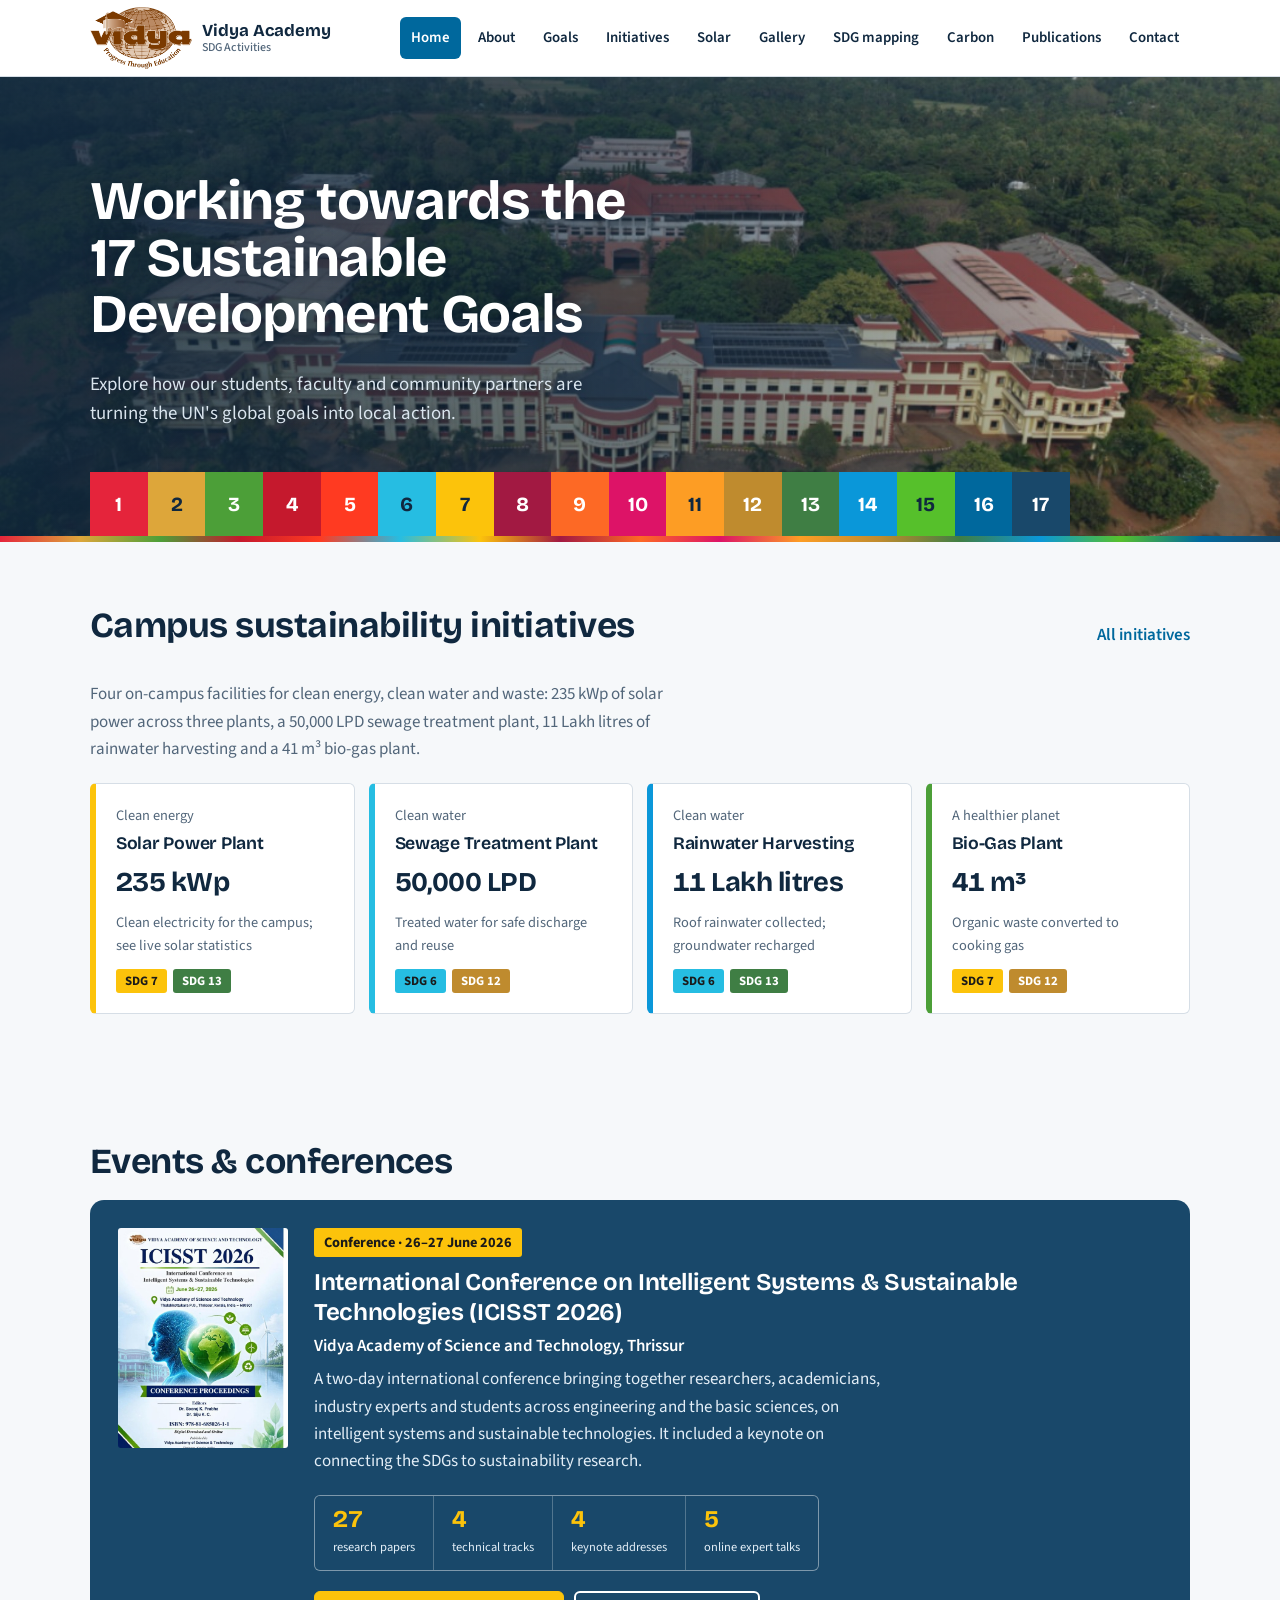
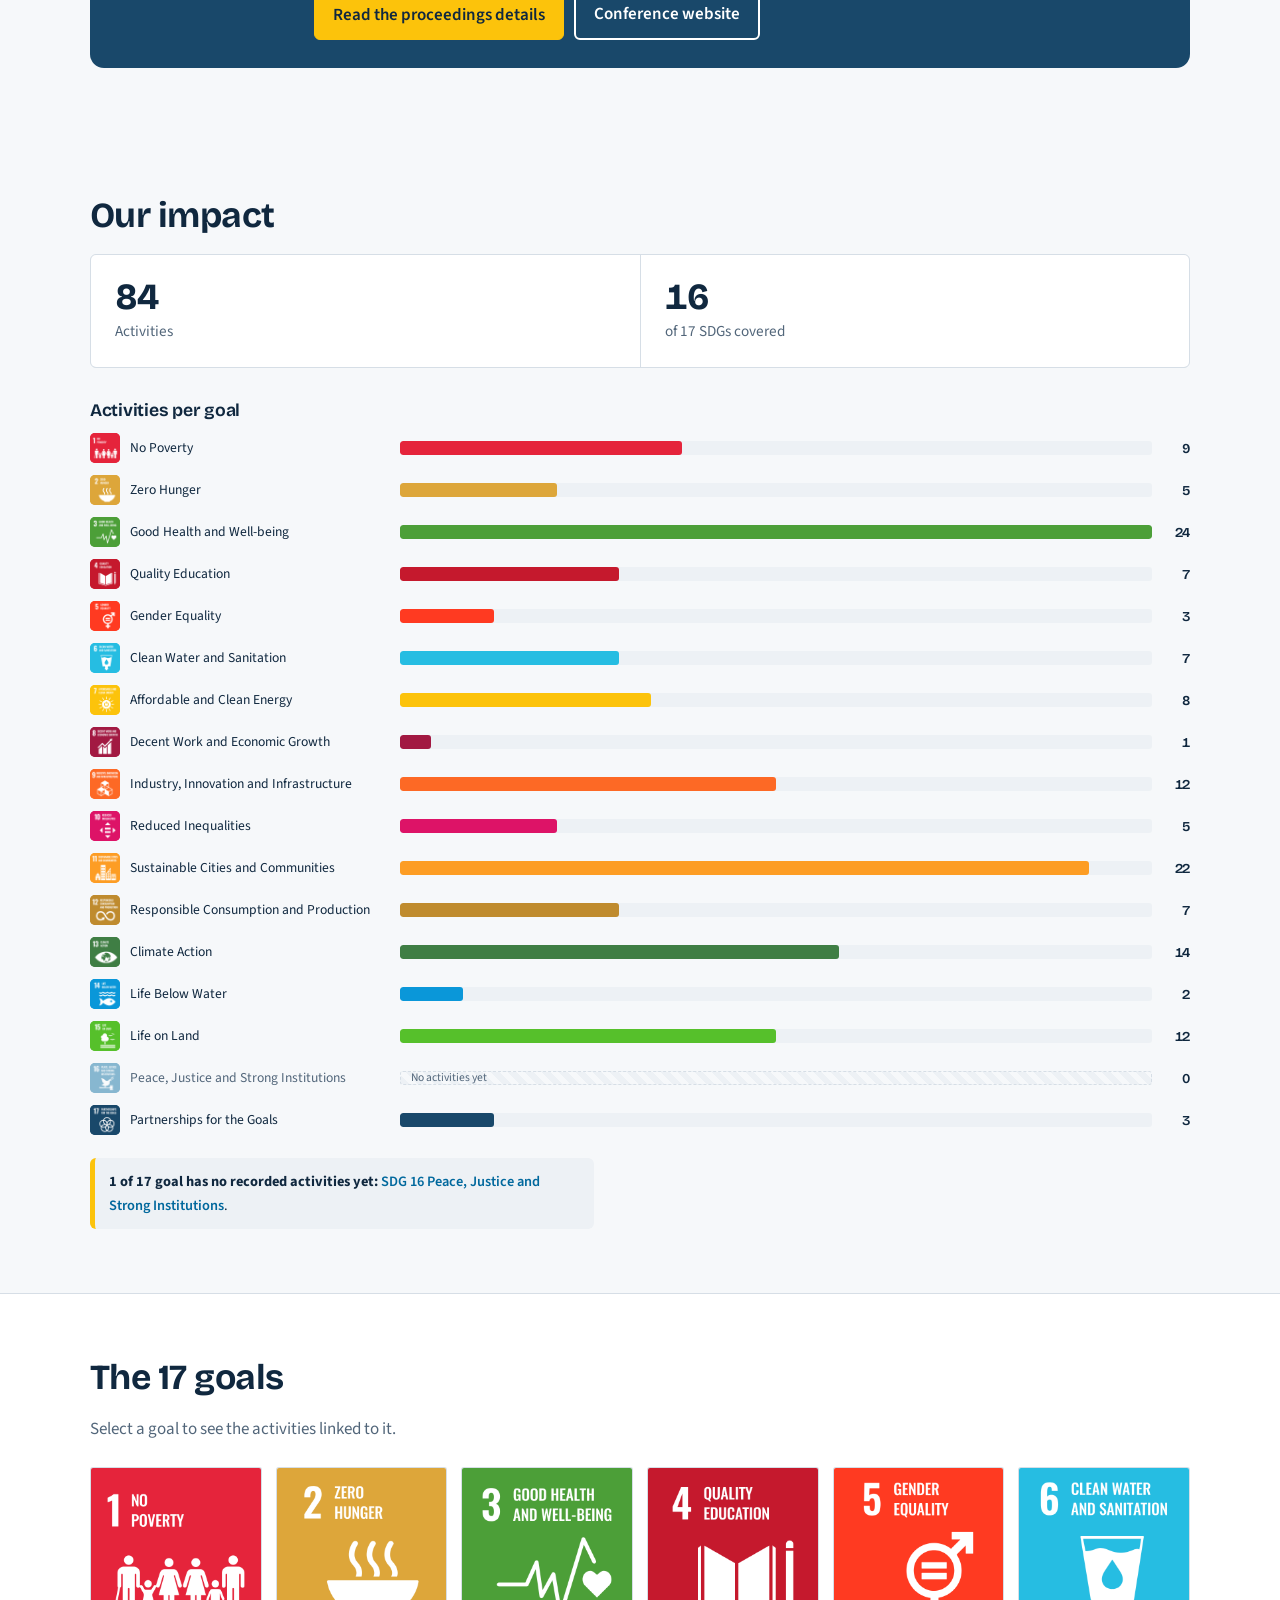
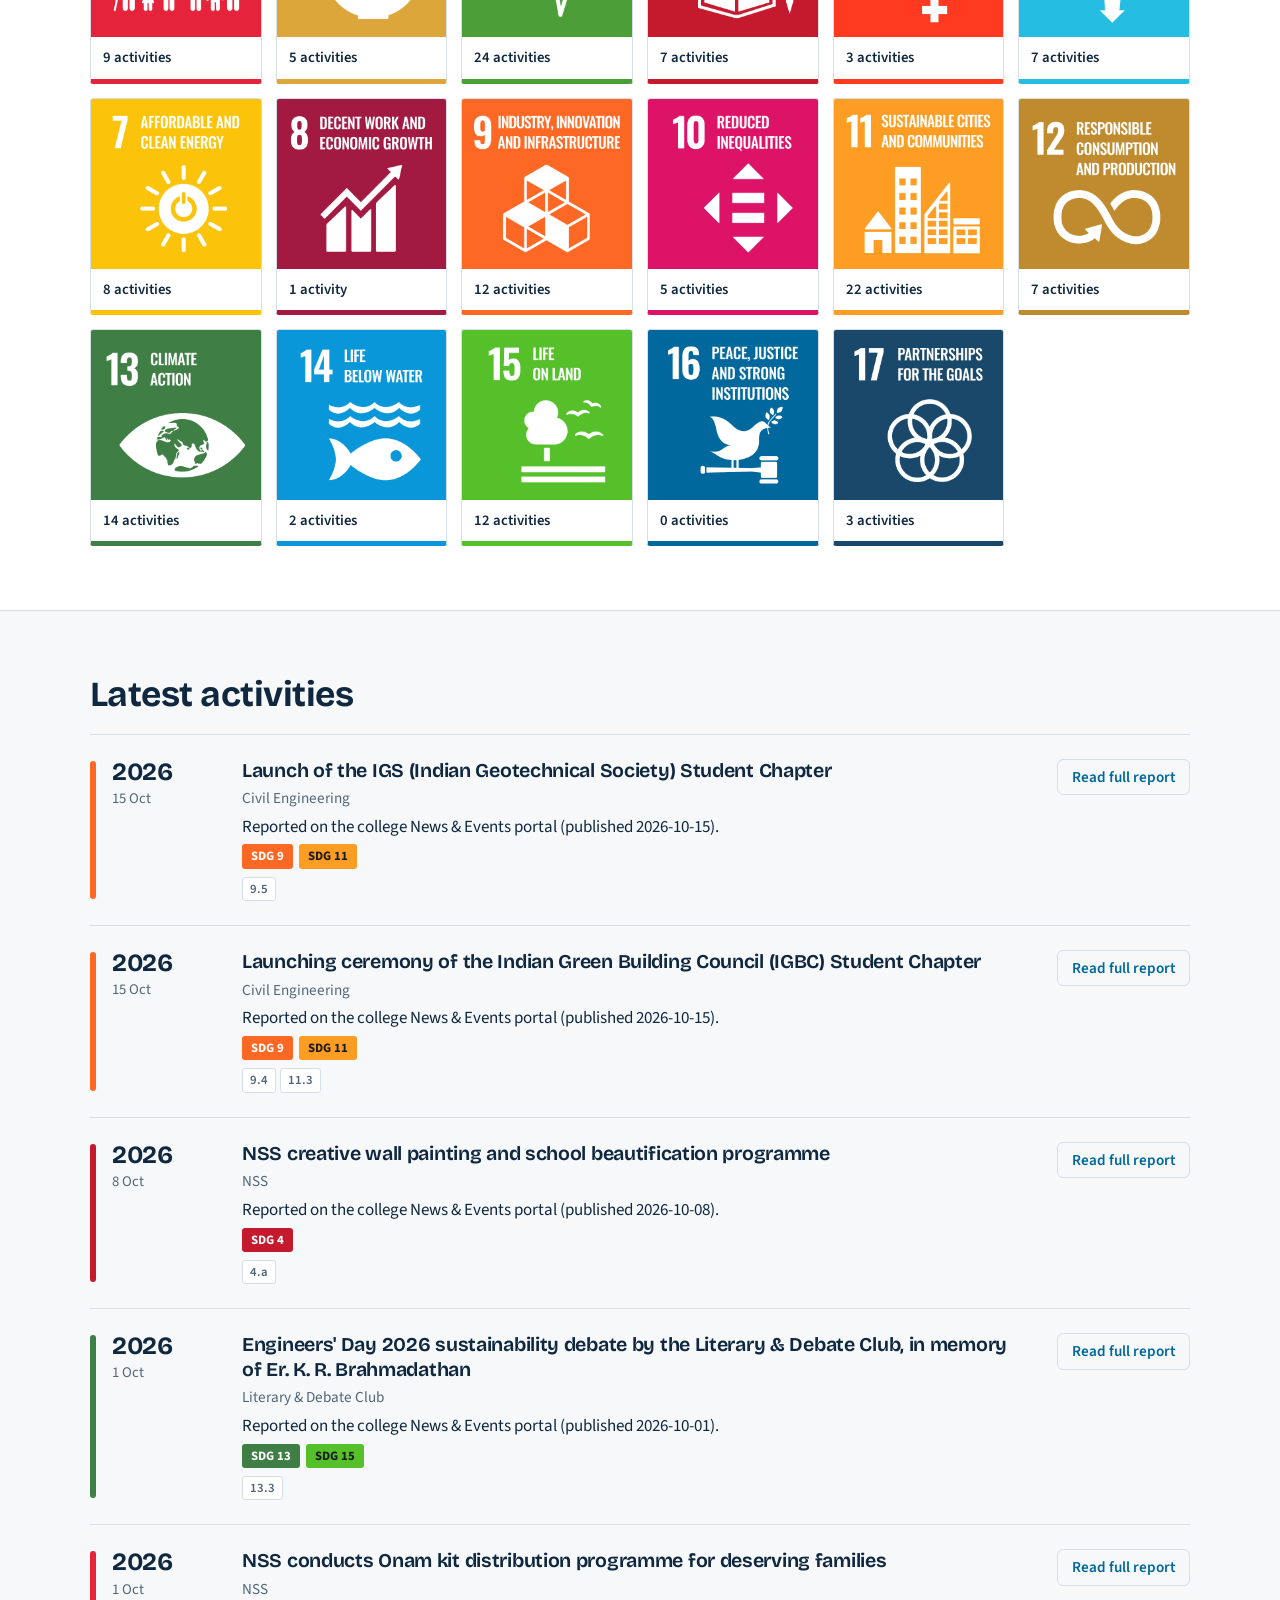
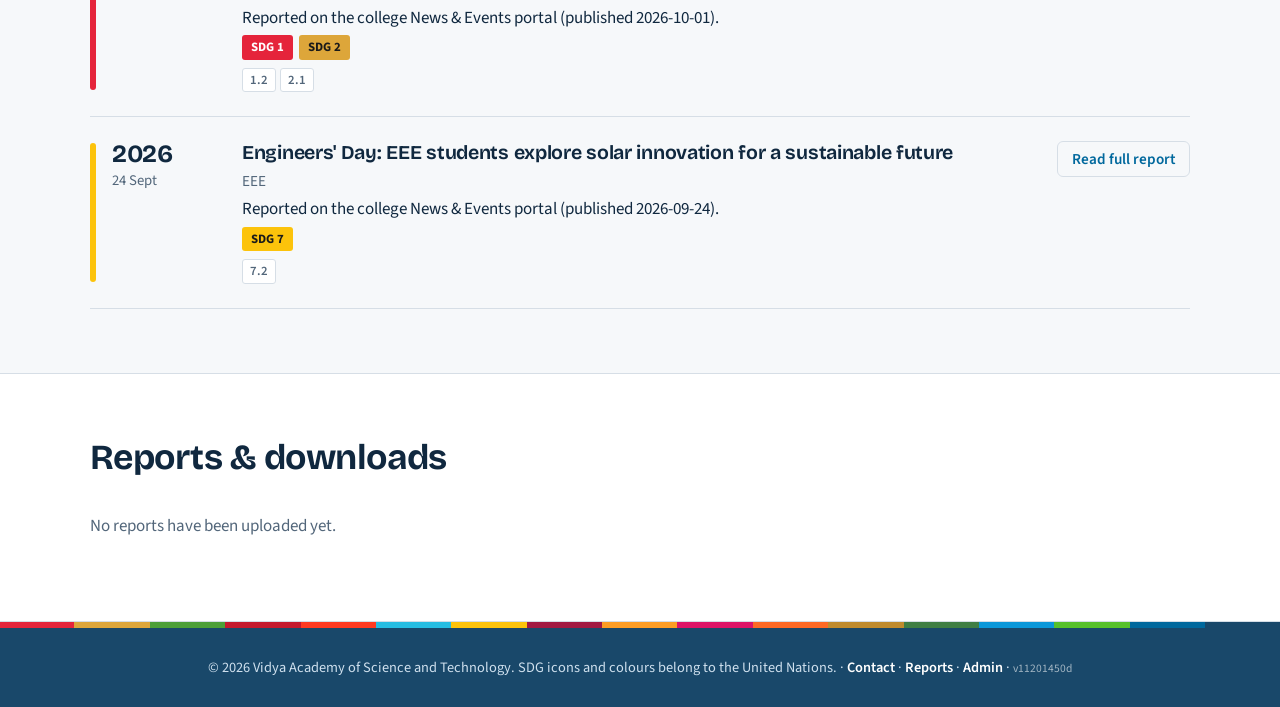
<file: index.html>
<!doctype html>
<html lang="en">
<head>
<meta charset="utf-8">
<meta name="viewport" content="width=device-width, initial-scale=1">
<title>SDG Activities | Vidya Academy of Science and Technology</title>
<meta name="description" content="Sustainable Development Goals activities and impact at Vidya Academy of Science and Technology.">
<link rel="stylesheet" href="style.css?v=11201450d">
<link rel="stylesheet" href="polish.css?v=11201450d">
</head>
<body data-page="home">

<header class="site-header" id="header"></header>

<main>
  <section class="hero">
    <div class="container">
      <h1>Working towards the 17 Sustainable Development Goals</h1>
      <p class="lead">Explore how our students, faculty and community partners are turning the UN's global goals into local action.</p>
      <ol id="sdg-strip" class="sdg-strip" aria-label="The 17 Sustainable Development Goals"></ol>
    </div>
    <div class="rainbow" aria-hidden="true"></div>
  </section>

  <p id="error" class="container error" hidden>Could not load activity data. Open this site through a web server (see README), not by double-clicking the file.</p>

  <section id="initiatives" class="container section">
    <div class="toolbar"><h2>Campus sustainability initiatives</h2><a class="more" href="initiatives.html">All initiatives</a></div>
    <p class="muted">Four on-campus facilities for clean energy, clean water and waste: 235 kWp of solar power across three plants, a 50,000 LPD sewage treatment plant, 11 Lakh litres of rainwater harvesting and a 41 m³ bio-gas plant.</p>
    <div id="home-initiatives" class="init-grid"></div>
  </section>

  <section id="events" class="container section" hidden>
    <div class="toolbar"><h2>Events &amp; conferences</h2></div>
    <div id="events-strip" class="events-strip"></div>
  </section>

  <section id="impact" class="container section">
    <h2>Our impact</h2>
    <div class="stats">
      <div><strong data-stat="activities">0</strong><span>Activities</span></div>
      <div><strong data-stat="beneficiaries">0</strong><span>Beneficiaries</span></div>
      <div><strong data-stat="hours">0</strong><span>Volunteer hours</span></div>
      <div><strong data-stat="covered">0</strong><span>of 17 SDGs covered</span></div>
    </div>
    <h3 class="sub">Activities per goal</h3>
    <div id="bars" class="bars"></div>
  </section>

  <section id="goals" class="alt">
    <div class="container section">
      <h2>The 17 goals</h2>
      <p class="muted">Select a goal to see the activities linked to it.</p>
      <div id="goals-grid" class="goals"></div>
    </div>
  </section>

  <section id="latest-wrap" class="container section">
    <h2 id="latest-title">Latest activities</h2>
    <div id="latest" class="activities"></div>
  </section>

  <section id="reports" class="alt">
    <div class="container section">
      <h2>Reports &amp; downloads</h2>
      <div id="reports-list" class="reports"></div>
    </div>
  </section>
</main>

<footer id="footer"></footer>

<dialog id="modal">
  <button id="modal-close" class="close" aria-label="Close">×</button>
  <div id="modal-body"></div>
</dialog>

<script type="module" src="app.js"></script>
</body>
</html>
</file>
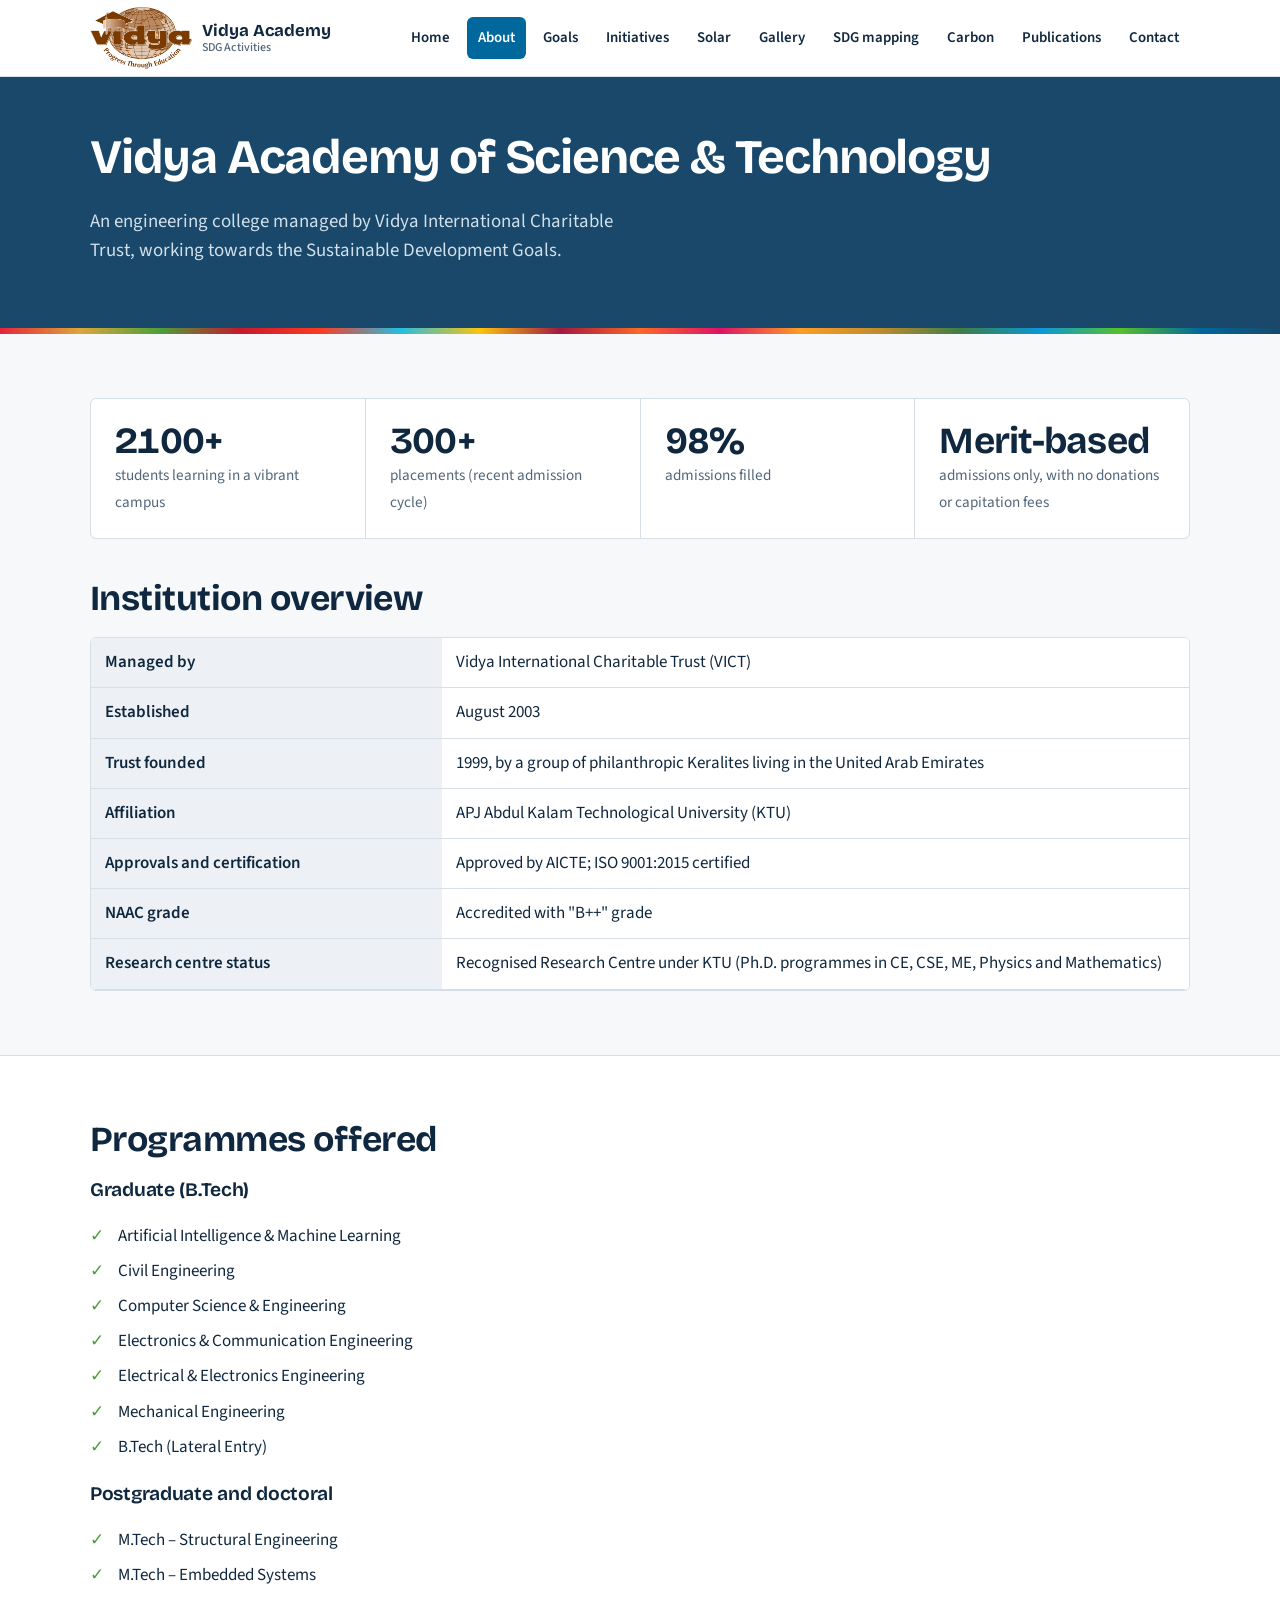
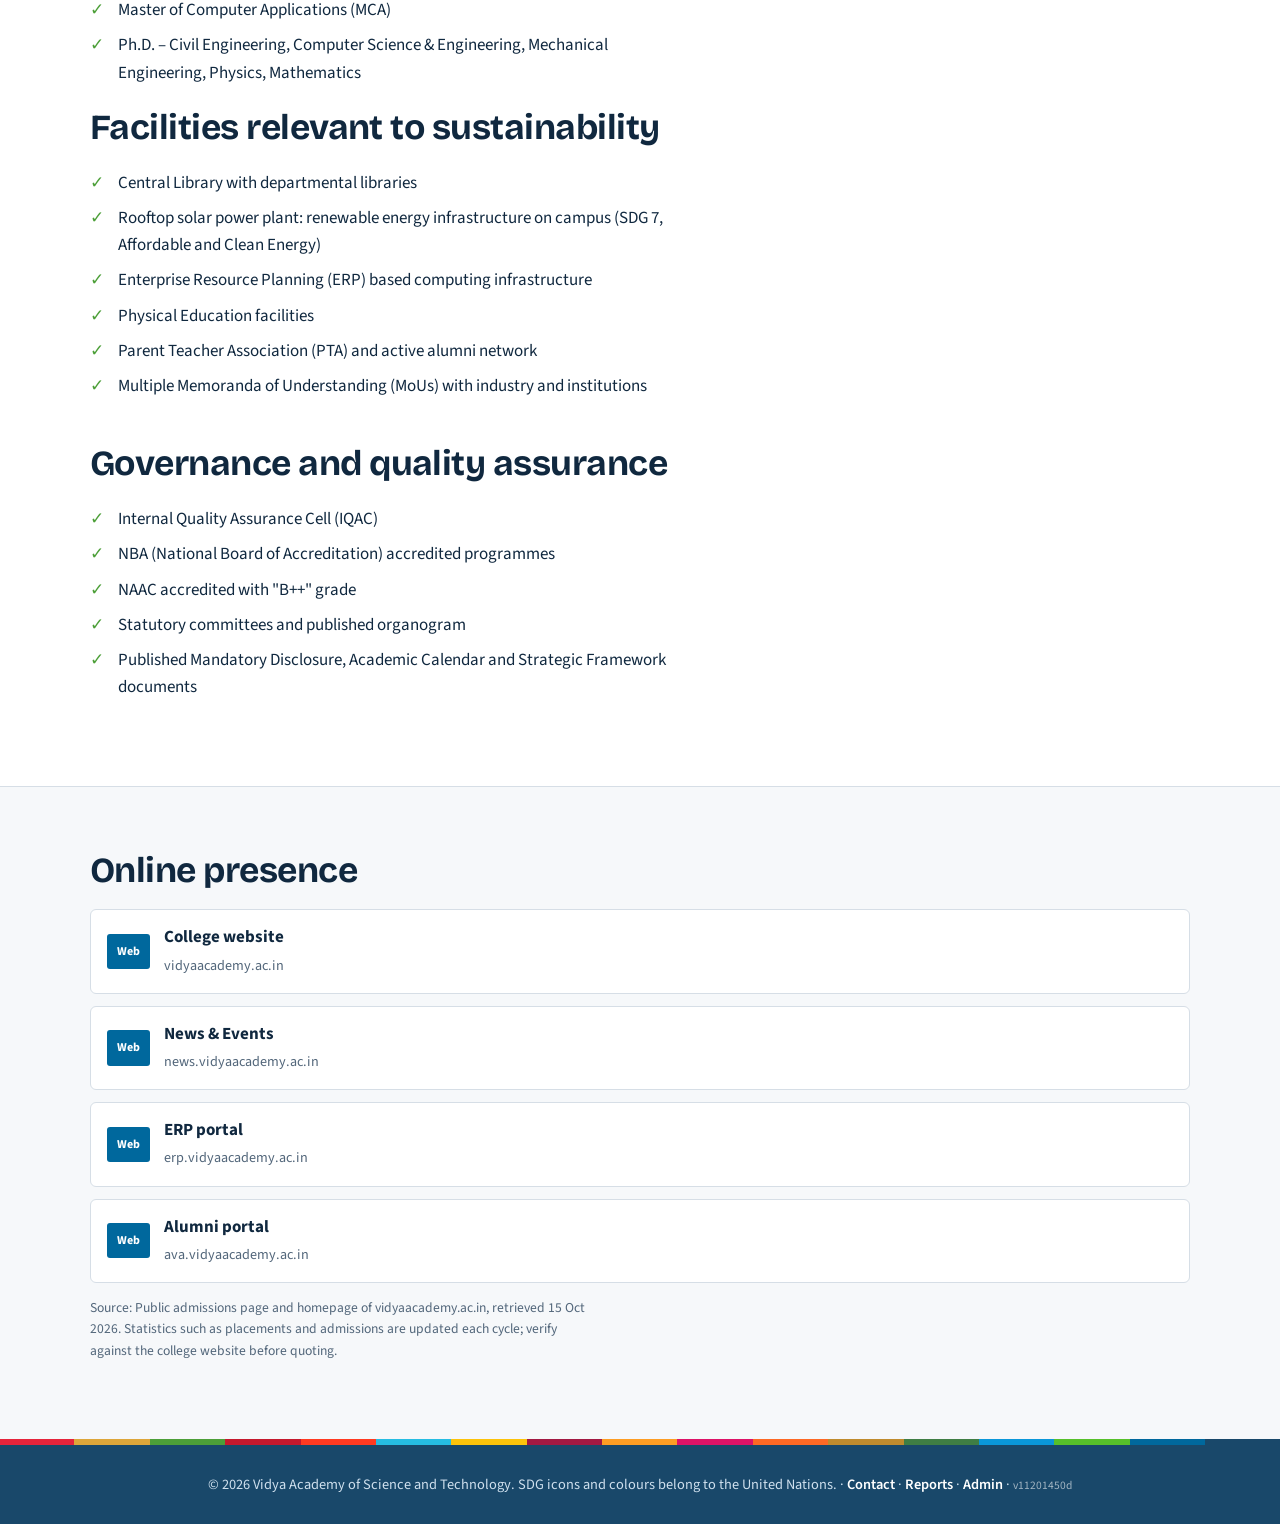
<file: about.html>
<!doctype html>
<html lang="en">
<head>
<meta charset="utf-8">
<meta name="viewport" content="width=device-width, initial-scale=1">
<title>About VAST | Vidya Academy of Science and Technology</title>
<link rel="stylesheet" href="style.css?v=11201450d">
<link rel="stylesheet" href="polish.css?v=11201450d">
</head>
<body data-page="about">
<header class="site-header" id="header"></header>
<main>
  <section class="page-hero">
    <div class="container">
      <h1>Vidya Academy of Science &amp; Technology</h1>
      <p class="lead">An engineering college managed by Vidya International Charitable Trust, working towards the Sustainable Development Goals.</p>
    </div>
    <div class="rainbow" aria-hidden="true"></div>
  </section>
  <p id="error" class="container error" hidden>Could not load data. Open the site through a web server (see README).</p>
  <section class="container section">
    <div class="stats" id="stats"></div>
    <h2 class="gap-top">Institution overview</h2>
    <div class="table-wrap"><table id="overview" class="kv"></table></div>
  </section>
  <section class="alt"><div class="container section two-col">
    <div><h2>Programmes offered</h2><h3>Graduate (B.Tech)</h3><ul class="ticks" id="ug"></ul><h3>Postgraduate and doctoral</h3><ul class="ticks" id="pg"></ul></div>
    <div><h2>Facilities relevant to sustainability</h2><ul class="ticks" id="fac"></ul><h2 class="gap-top">Governance and quality assurance</h2><ul class="ticks" id="gov"></ul></div>
  </div></section>
  <section class="container section">
    <h2>Online presence</h2>
    <div class="reports" id="links"></div>
    <p class="muted small" id="source"></p>
  </section>
</main>
<footer id="footer"></footer>
<script type="module" src="pages.js"></script>
</body>
</html>
</file>
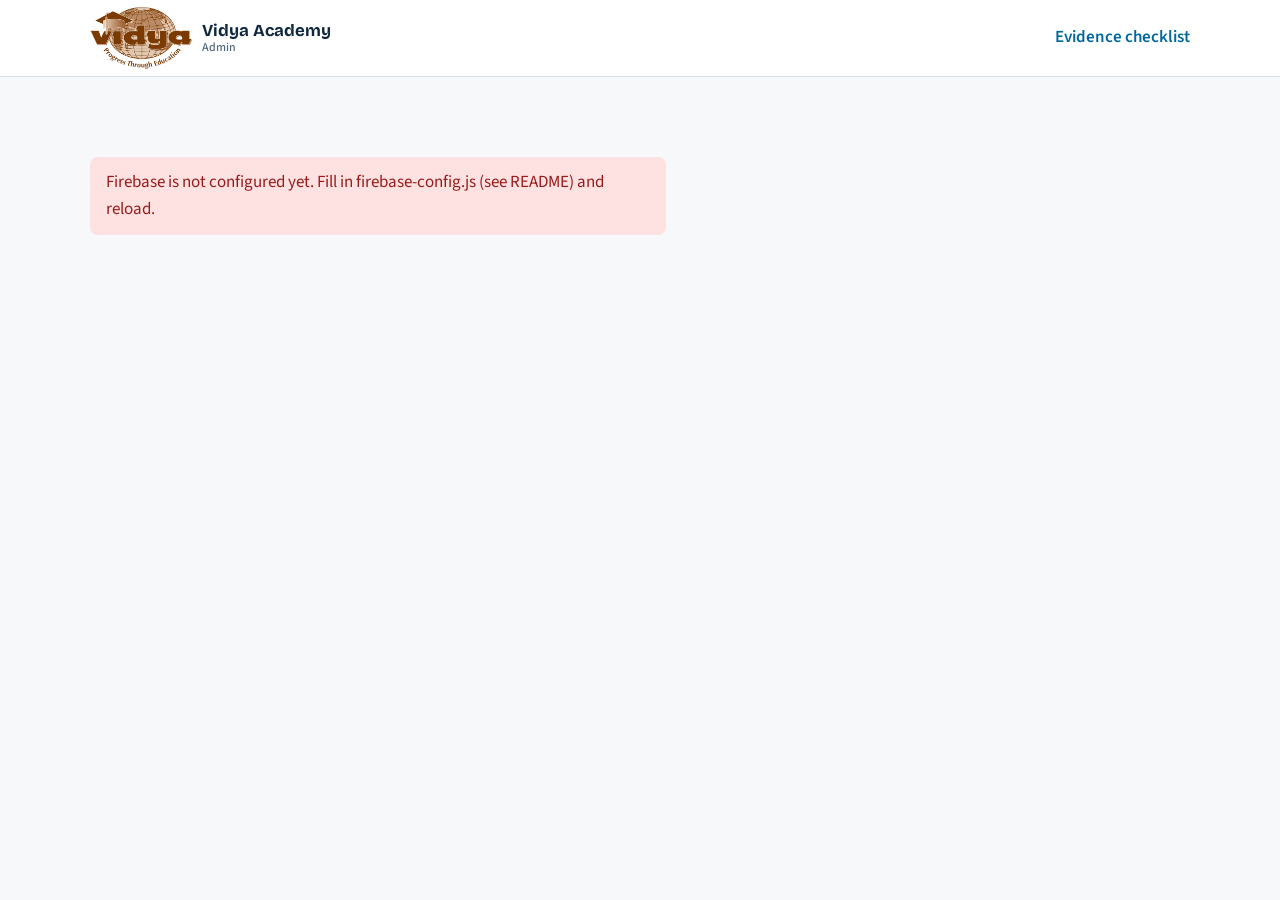
<file: admin.html>
<!doctype html>
<html lang="en">
<head>
<meta charset="utf-8">
<meta name="viewport" content="width=device-width, initial-scale=1">
<meta name="robots" content="noindex">
<title>Admin | Vidya Academy SDG Activities</title>
<link rel="stylesheet" href="style.css?v=11201450d">
<link rel="stylesheet" href="polish.css?v=11201450d">
</head>
<body class="admin">

<header class="site-header">
  <div class="container nav">
    <a href="index.html" class="brand"><img class="logo-img" src="images/logo.png?v=2" alt="Vidya Academy logo" onerror="this.outerHTML='<span class=&quot;logo&quot;>V</span>'"><span>Vidya Academy <small>Admin</small></span></a>
    <a class="more" href="evidence.html">Evidence checklist</a>
    <div id="user-box" hidden><span id="user-email" class="muted"></span> <button id="signout" class="btn-outline">Sign out</button></div>
  </div>
</header>

<main class="container section">
  <p id="notice" class="error" hidden></p>

  <section id="login" class="panel narrow" hidden>
    <h2>Admin sign in</h2>
    <form id="login-form">
      <label>Email <input id="email" type="email" required autocomplete="username"></label>
      <label>Password <input id="password" type="password" required autocomplete="current-password"></label>
      <button class="btn-primary" type="submit">Sign in</button>
    </form>
  </section>

  <section id="app" hidden>
    <div class="tabs" role="tablist">
      <button class="tab active" data-tab="activities">Activities</button>
      <button class="tab" data-tab="reports">Reports</button>
      <button class="tab" data-tab="solar">Solar data</button>
    </div>

    <div id="tab-activities">
      <div class="toolbar"><h2>Activities</h2><button id="new-activity" class="btn-primary">+ New activity</button></div>
      <form id="activity-form" class="panel" hidden>
        <h3 id="activity-form-title">New activity</h3>
        <label>Title <input name="title" required maxlength="140"></label>
        <div class="row">
          <label>Date (optional) <input name="date" type="date"></label>
          <label>Department / club <input name="department" required maxlength="80"></label>
        </div>
        <fieldset><legend>SDGs (choose at least one)</legend><div id="sdg-picks" class="picks"></div></fieldset>
        <label>Description <textarea name="description" rows="3" required maxlength="1000"></textarea></label>
        <label>Outcomes <textarea name="outcomes" rows="3" maxlength="1000"></textarea></label>
        <div class="row">
          <label>Beneficiaries <input name="beneficiaries" type="number" min="0" value="0"></label>
          <label>Volunteer hours <input name="hours" type="number" min="0" value="0"></label>
        </div>
        <label>Photo <input name="image" type="file" accept="image/*"></label>
        <div id="current-image" hidden><img alt="Current photo"><label class="check"><input type="checkbox" name="removeImage"> Remove current photo</label></div>
        <div class="row-actions"><button class="btn-primary" type="submit">Save</button><button type="button" class="btn-outline" data-cancel="activity">Cancel</button></div>
        <p class="status" data-status="activity" role="status"></p>
      </form>
      <div id="activity-list" class="list"></div>
    </div>

    <div id="tab-reports" hidden>
      <div class="toolbar"><h2>Reports</h2><button id="new-report" class="btn-primary">+ New report</button></div>
      <form id="report-form" class="panel" hidden>
        <h3>New report</h3>
        <label>Title <input name="title" required maxlength="140"></label>
        <div class="row">
          <label>Year <input name="year" required placeholder="2025-26" maxlength="20"></label>
          <label>PDF file <input name="file" type="file" accept="application/pdf" required></label>
        </div>
        <label>Description <textarea name="description" rows="2" maxlength="400"></textarea></label>
        <div class="row-actions"><button class="btn-primary" type="submit">Upload</button><button type="button" class="btn-outline" data-cancel="report">Cancel</button></div>
        <p class="status" data-status="report" role="status"></p>
      </form>
      <div id="report-list" class="list"></div>
    </div>

    <div id="tab-solar" hidden>
      <div class="toolbar"><h2>Solar data</h2><div class="row-actions"><button id="import-solar" class="btn-outline">Import readings from data/solar.json</button><button id="new-solar" class="btn-primary">+ Add / edit month</button></div></div>
      <form id="solar-form" class="panel" hidden>
        <h3>Monthly readings (kWh)</h3>
        <div class="row">
          <label>Month <input name="month" type="month" required></label>
          <label>KSEB import (zone 1) <input name="grid" type="number" min="0" step="any"></label>
        </div>
        <div class="row" id="solar-plant-fields"></div>
        <label>Exported to grid <input name="export" type="number" min="0" step="any"></label>
        <p class="muted small">Leave a box empty if there is no reading (for example a plant not yet commissioned). Saving an existing month replaces it.</p>
        <div class="row-actions"><button class="btn-primary" type="submit">Save</button><button type="button" class="btn-outline" data-cancel="solar">Cancel</button></div>
        <p class="status" data-status="solar" role="status"></p>
      </form>
      <p class="status" data-status="solar-list" role="status"></p>
      <div id="solar-list" class="list"></div>
    </div>
  </section>
</main>

<script type="module" src="admin.js"></script>
</body>
</html>
</file>
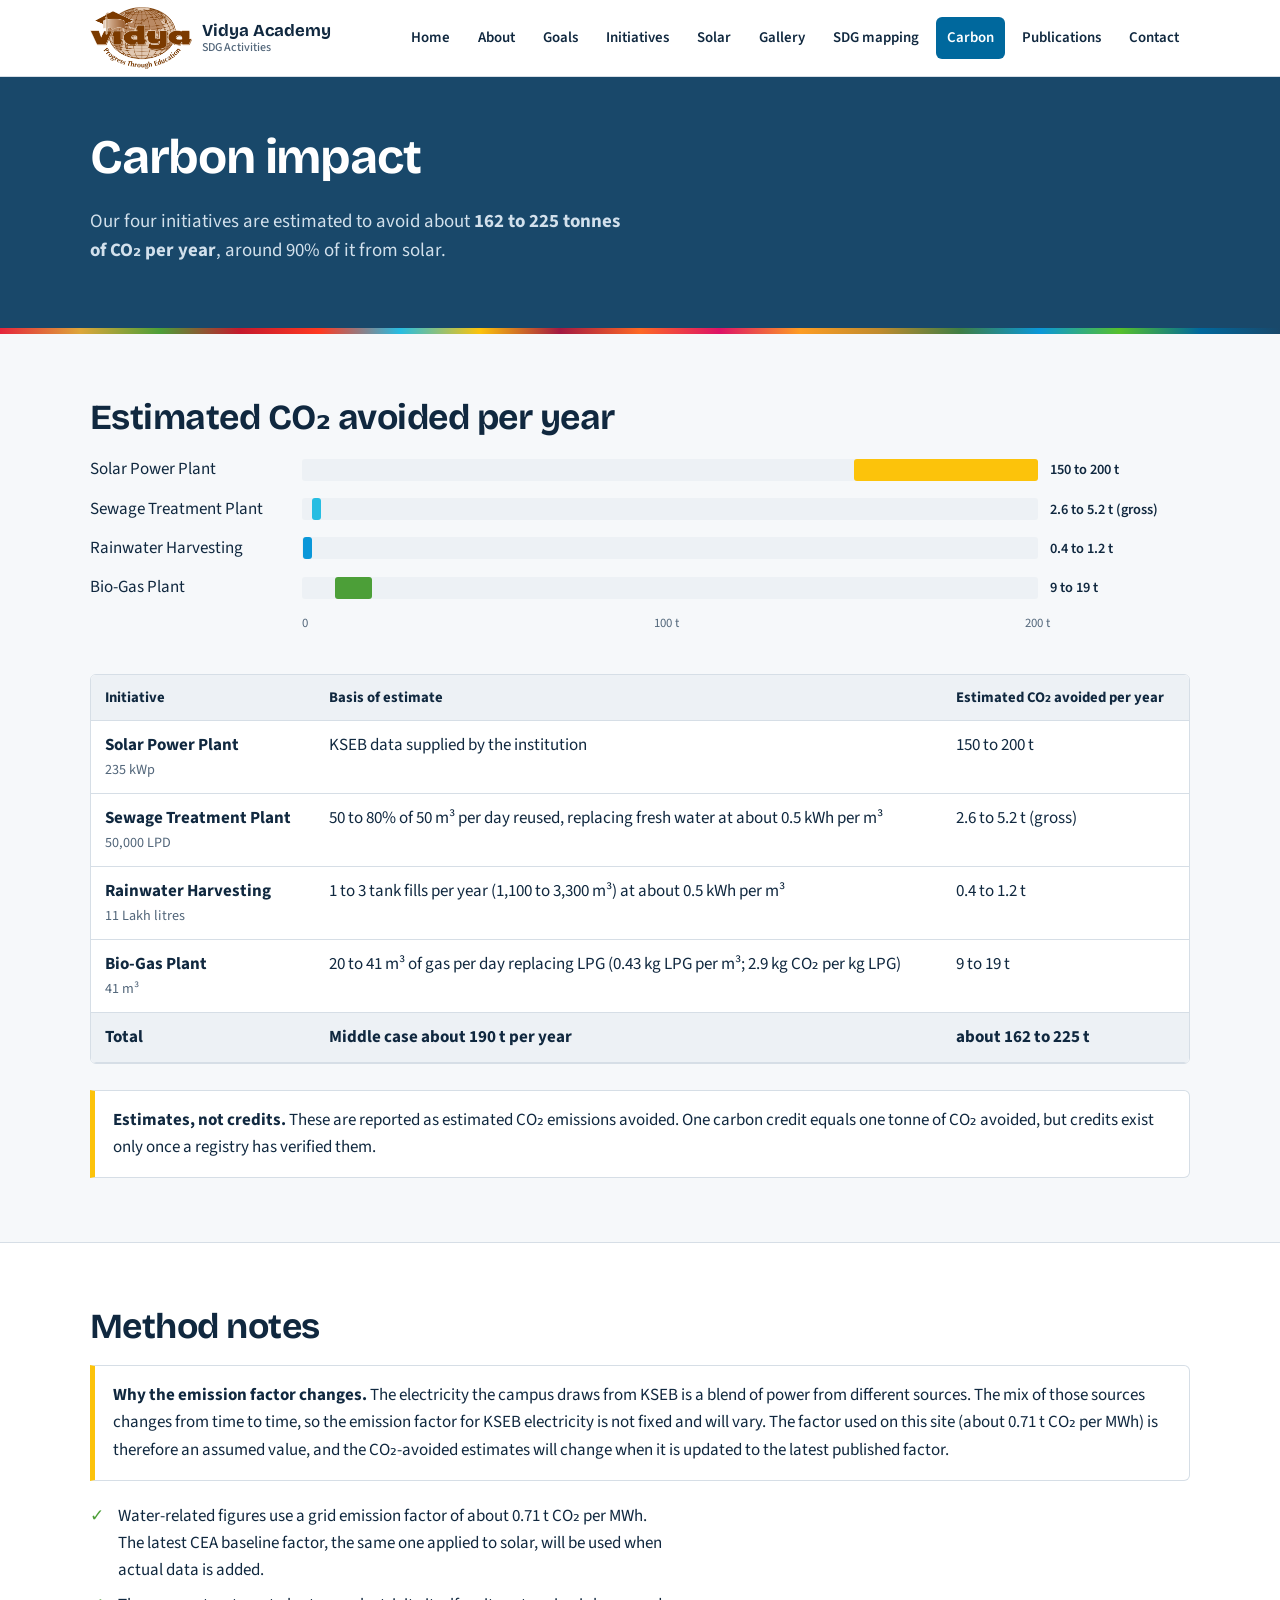
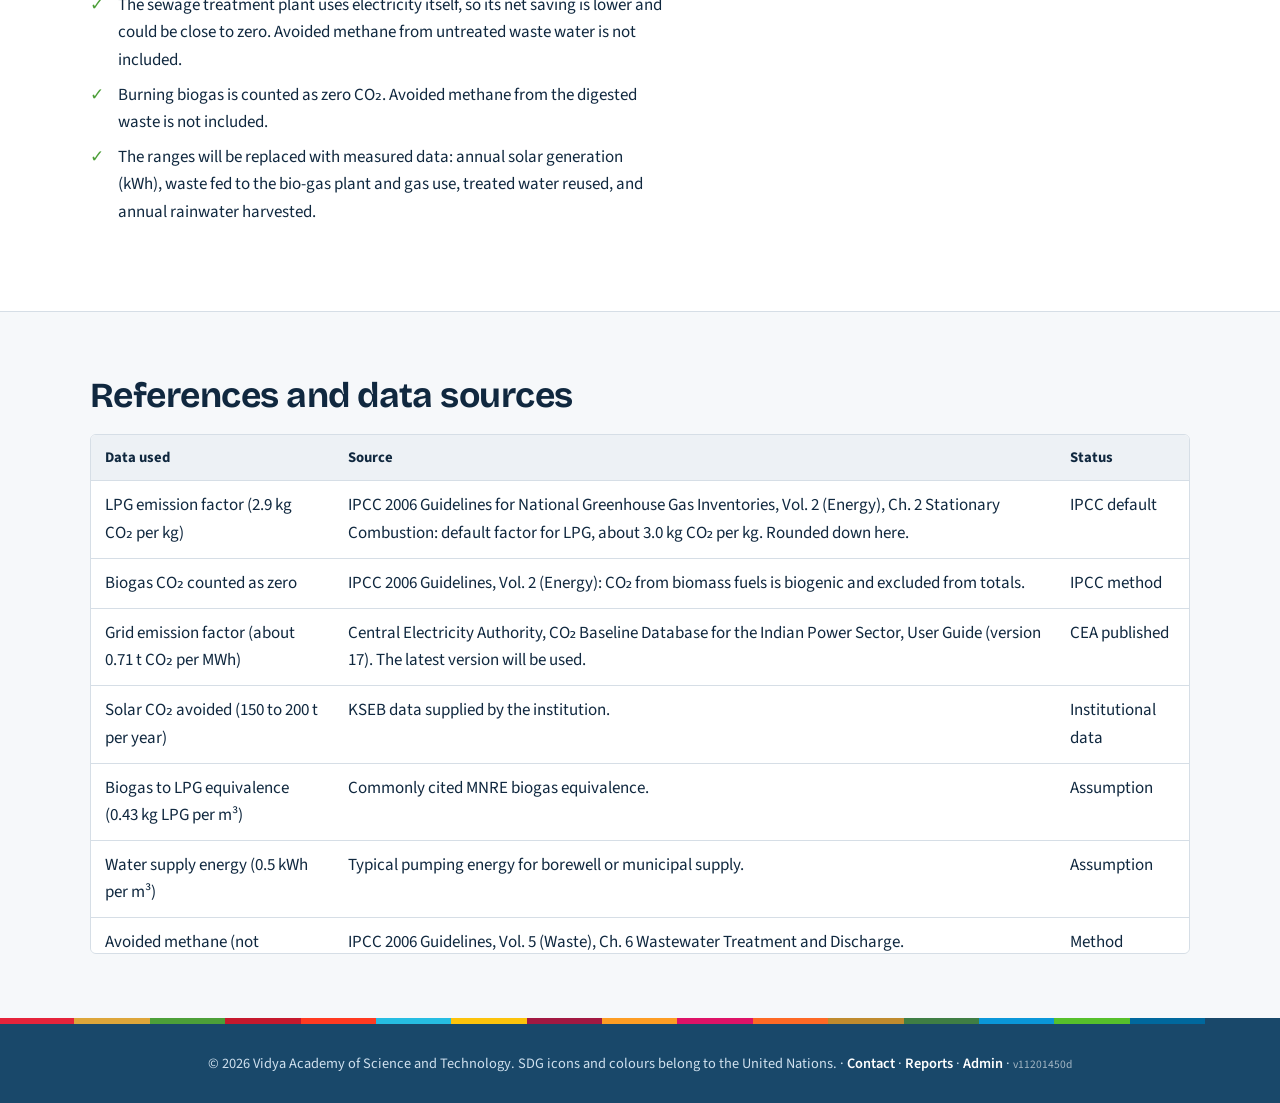
<file: carbon.html>
<!doctype html>
<html lang="en">
<head>
<meta charset="utf-8">
<meta name="viewport" content="width=device-width, initial-scale=1">
<title>Carbon Impact | Vidya Academy of Science and Technology</title>
<link rel="stylesheet" href="style.css?v=11201450d">
<link rel="stylesheet" href="polish.css?v=11201450d">
</head>
<body data-page="carbon">
<header class="site-header" id="header"></header>
<main>
  <section class="page-hero">
    <div class="container">
      <h1>Carbon impact</h1>
      <p class="lead">Our four initiatives are estimated to avoid about <strong>162 to 225 tonnes of CO₂ per year</strong>, around 90% of it from solar.</p>
    </div>
    <div class="rainbow" aria-hidden="true"></div>
  </section>
  <p id="error" class="container error" hidden>Could not load data. Open the site through a web server (see README).</p>
  <section class="container section">
    <h2>Estimated CO₂ avoided per year</h2>
    <div id="co2-chart" class="co2-chart"></div>
    <div class="table-wrap gap-top"><table id="co2-table"><thead><tr><th>Initiative</th><th>Basis of estimate</th><th>Estimated CO₂ avoided per year</th></tr></thead><tbody></tbody></table></div>
    <div class="callout"><strong>Estimates, not credits.</strong> These are reported as estimated CO₂ emissions avoided. One carbon credit equals one tonne of CO₂ avoided, but credits exist only once a registry has verified them.</div>
  </section>
  <section class="alt"><div class="container section">
    <h2>Method notes</h2>
    <div class="callout note-grid"><strong>Why the emission factor changes.</strong> The electricity the campus draws from KSEB is a blend of power from different sources. The mix of those sources changes from time to time, so the emission factor for KSEB electricity is not fixed and will vary. The factor used on this site (about 0.71 t CO₂ per MWh) is therefore an assumed value, and the CO₂-avoided estimates will change when it is updated to the latest published factor.</div>
    <ul class="ticks">
      <li>Water-related figures use a grid emission factor of about 0.71 t CO₂ per MWh. The latest CEA baseline factor, the same one applied to solar, will be used when actual data is added.</li>
      <li>The sewage treatment plant uses electricity itself, so its net saving is lower and could be close to zero. Avoided methane from untreated waste water is not included.</li>
      <li>Burning biogas is counted as zero CO₂. Avoided methane from the digested waste is not included.</li>
      <li>The ranges will be replaced with measured data: annual solar generation (kWh), waste fed to the bio-gas plant and gas use, treated water reused, and annual rainwater harvested.</li>
    </ul>
  </div></section>
  <section class="container section">
    <h2>References and data sources</h2>
    <div class="table-wrap"><table><thead><tr><th>Data used</th><th>Source</th><th>Status</th></tr></thead><tbody>
      <tr><td>LPG emission factor (2.9 kg CO₂ per kg)</td><td>IPCC 2006 Guidelines for National Greenhouse Gas Inventories, Vol. 2 (Energy), Ch. 2 Stationary Combustion: default factor for LPG, about 3.0 kg CO₂ per kg. Rounded down here.</td><td>IPCC default</td></tr>
      <tr><td>Biogas CO₂ counted as zero</td><td>IPCC 2006 Guidelines, Vol. 2 (Energy): CO₂ from biomass fuels is biogenic and excluded from totals.</td><td>IPCC method</td></tr>
      <tr><td>Grid emission factor (about 0.71 t CO₂ per MWh)</td><td>Central Electricity Authority, CO₂ Baseline Database for the Indian Power Sector, User Guide (version 17). The latest version will be used.</td><td>CEA published</td></tr>
      <tr><td>Solar CO₂ avoided (150 to 200 t per year)</td><td>KSEB data supplied by the institution.</td><td>Institutional data</td></tr>
      <tr><td>Biogas to LPG equivalence (0.43 kg LPG per m³)</td><td>Commonly cited MNRE biogas equivalence.</td><td>Assumption</td></tr>
      <tr><td>Water supply energy (0.5 kWh per m³)</td><td>Typical pumping energy for borewell or municipal supply.</td><td>Assumption</td></tr>
      <tr><td>Avoided methane (not quantified)</td><td>IPCC 2006 Guidelines, Vol. 5 (Waste), Ch. 6 Wastewater Treatment and Discharge.</td><td>Method reference</td></tr>
      <tr><td>SDG targets</td><td>United Nations General Assembly, Resolution A/RES/70/1, Transforming our world: the 2030 Agenda for Sustainable Development.</td><td>UN</td></tr>
    </tbody></table></div>
  </section>
</main>
<footer id="footer"></footer>
<script type="module" src="pages.js"></script>
</body>
</html>
</file>
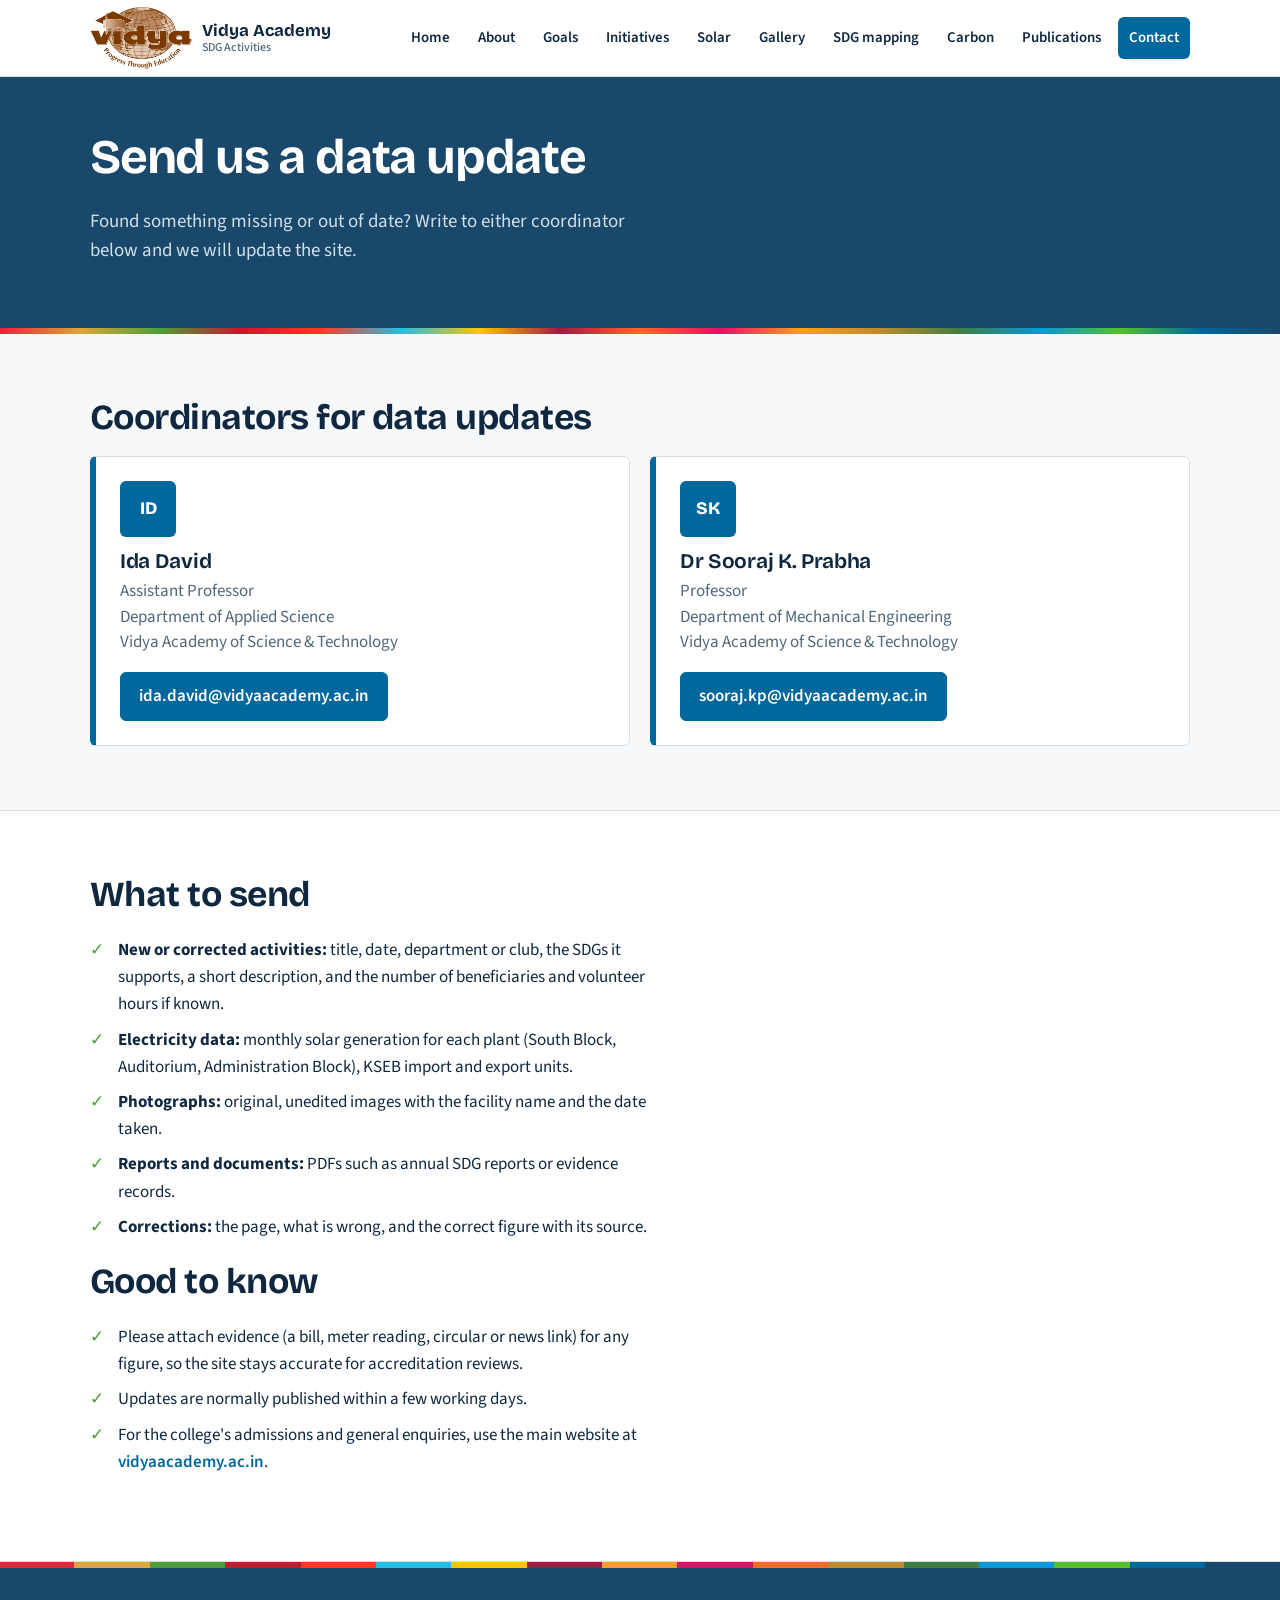
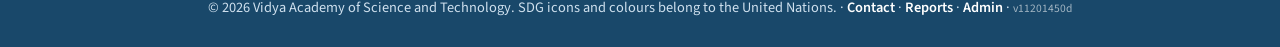
<file: contact.html>
<!doctype html>
<html lang="en">
<head>
<meta charset="utf-8">
<meta name="viewport" content="width=device-width, initial-scale=1">
<title>Contact | Vidya Academy of Science and Technology</title>
<link rel="stylesheet" href="style.css?v=11201450d">
<link rel="stylesheet" href="polish.css?v=11201450d">
</head>
<body data-page="contact">
<header class="site-header" id="header"></header>
<main>
  <section class="page-hero">
    <div class="container">
      <h1>Send us a data update</h1>
      <p class="lead">Found something missing or out of date? Write to either coordinator below and we will update the site.</p>
    </div>
    <div class="rainbow" aria-hidden="true"></div>
  </section>

  <section class="container section">
    <h2>Coordinators for data updates</h2>
    <div class="contact-grid">
      <article class="contact-card">
        <span class="avatar" aria-hidden="true">ID</span>
        <h3>Ida David</h3>
        <p class="role">Assistant Professor<br>Department of Applied Science<br>Vidya Academy of Science &amp; Technology</p>
        <a class="mail-btn" href="mailto:ida.david@vidyaacademy.ac.in?subject=SDG%20website%20data%20update">ida.david@vidyaacademy.ac.in</a>
      </article>
      <article class="contact-card">
        <span class="avatar" aria-hidden="true">SK</span>
        <h3>Dr Sooraj K. Prabha</h3>
        <p class="role">Professor<br>Department of Mechanical Engineering<br>Vidya Academy of Science &amp; Technology</p>
        <a class="mail-btn" href="mailto:sooraj.kp@vidyaacademy.ac.in?subject=SDG%20website%20data%20update">sooraj.kp@vidyaacademy.ac.in</a>
      </article>
    </div>
  </section>

  <section class="alt"><div class="container section two-col">
    <div>
      <h2>What to send</h2>
      <ul class="ticks">
        <li><strong>New or corrected activities:</strong> title, date, department or club, the SDGs it supports, a short description, and the number of beneficiaries and volunteer hours if known.</li>
        <li><strong>Electricity data:</strong> monthly solar generation for each plant (South Block, Auditorium, Administration Block), KSEB import and export units.</li>
        <li><strong>Photographs:</strong> original, unedited images with the facility name and the date taken.</li>
        <li><strong>Reports and documents:</strong> PDFs such as annual SDG reports or evidence records.</li>
        <li><strong>Corrections:</strong> the page, what is wrong, and the correct figure with its source.</li>
      </ul>
    </div>
    <div>
      <h2>Good to know</h2>
      <ul class="ticks">
        <li>Please attach evidence (a bill, meter reading, circular or news link) for any figure, so the site stays accurate for accreditation reviews.</li>
        <li>Updates are normally published within a few working days.</li>
        <li>For the college's admissions and general enquiries, use the main website at <a href="https://vidyaacademy.ac.in" target="_blank" rel="noopener">vidyaacademy.ac.in</a>.</li>
      </ul>
    </div>
  </div></section>
</main>
<footer id="footer"></footer>
<script type="module" src="pages.js"></script>
</body>
</html>
</file>
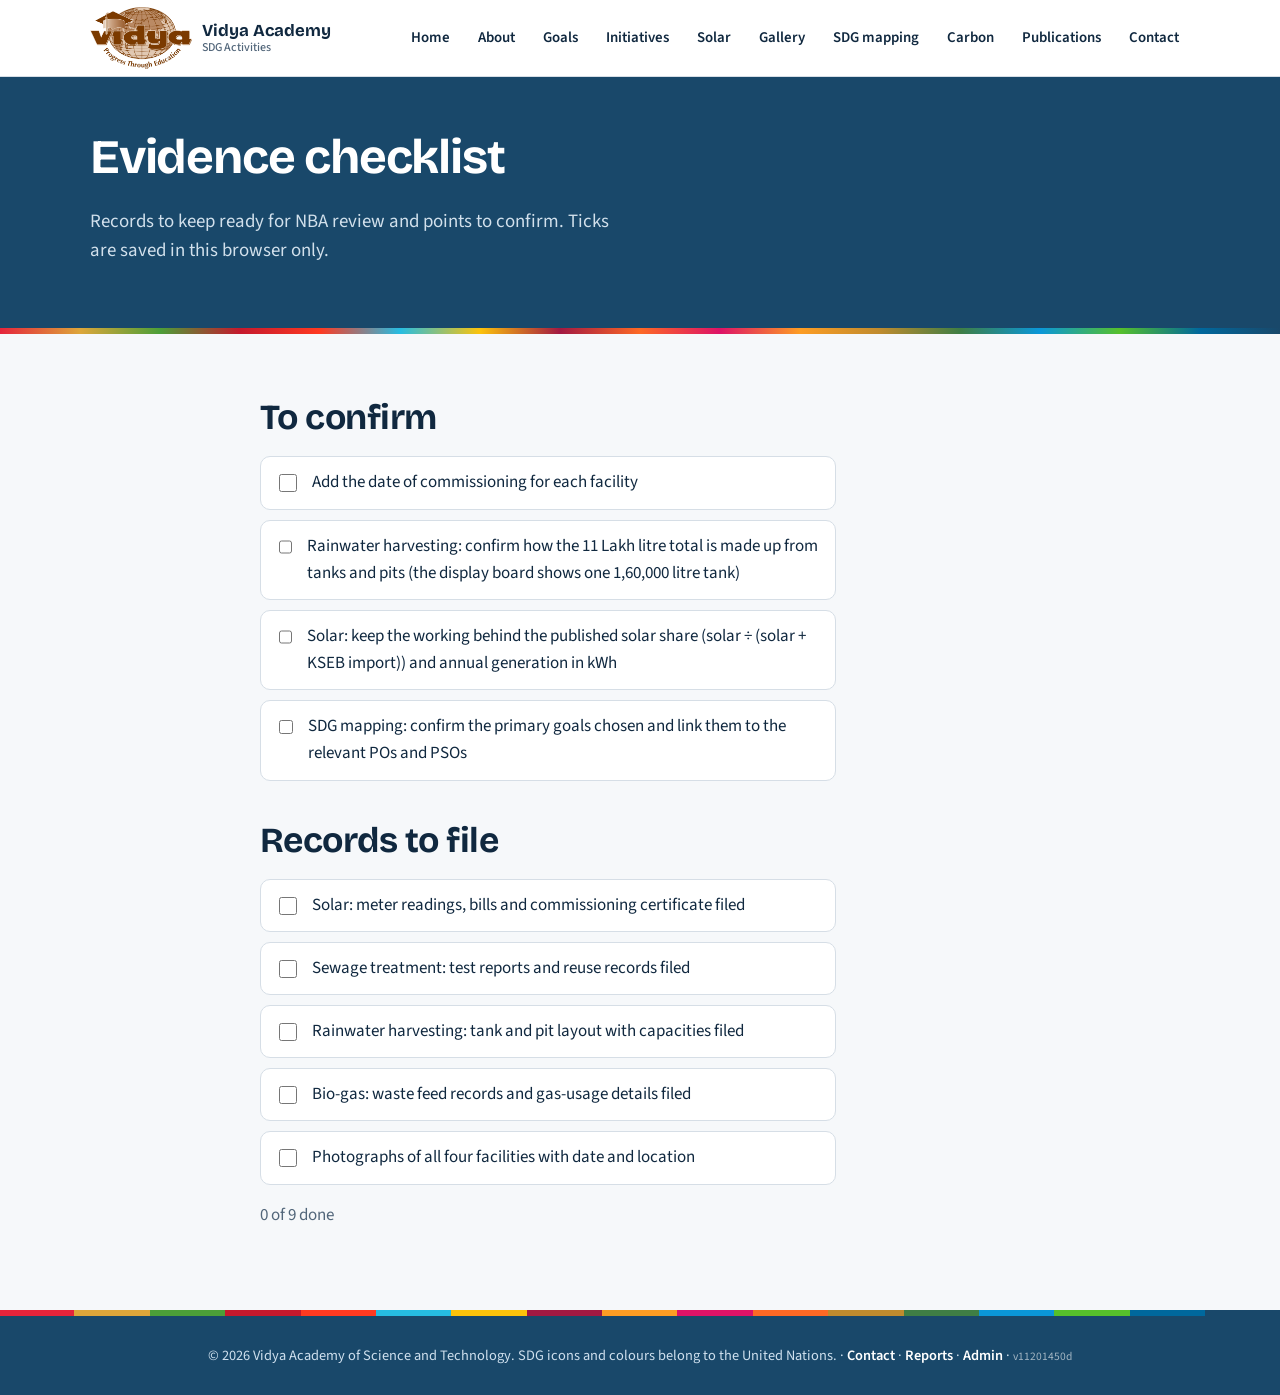
<file: evidence.html>
<!doctype html>
<html lang="en">
<head>
<meta charset="utf-8">
<meta name="viewport" content="width=device-width, initial-scale=1">
<meta name="robots" content="noindex">
<title>Evidence Checklist | Vidya Academy of Science and Technology</title>
<link rel="stylesheet" href="style.css?v=11201450d">
<link rel="stylesheet" href="polish.css?v=11201450d">
</head>
<body data-page="evidence">
<header class="site-header" id="header"></header>
<main>
  <section class="page-hero">
    <div class="container">
      <h1>Evidence checklist</h1>
      <p class="lead">Records to keep ready for NBA review and points to confirm. Ticks are saved in this browser only.</p>
    </div>
    <div class="rainbow" aria-hidden="true"></div>
  </section>
  <section class="container section narrow-col">
    <h2>To confirm</h2>
    <ul class="checks" id="confirm"></ul>
    <h2 class="gap-top">Records to file</h2>
    <ul class="checks" id="files"></ul>
    <p id="progress" class="muted"></p>
  </section>
</main>
<footer id="footer"></footer>
<script type="module" src="pages.js"></script>
</body>
</html>
</file>
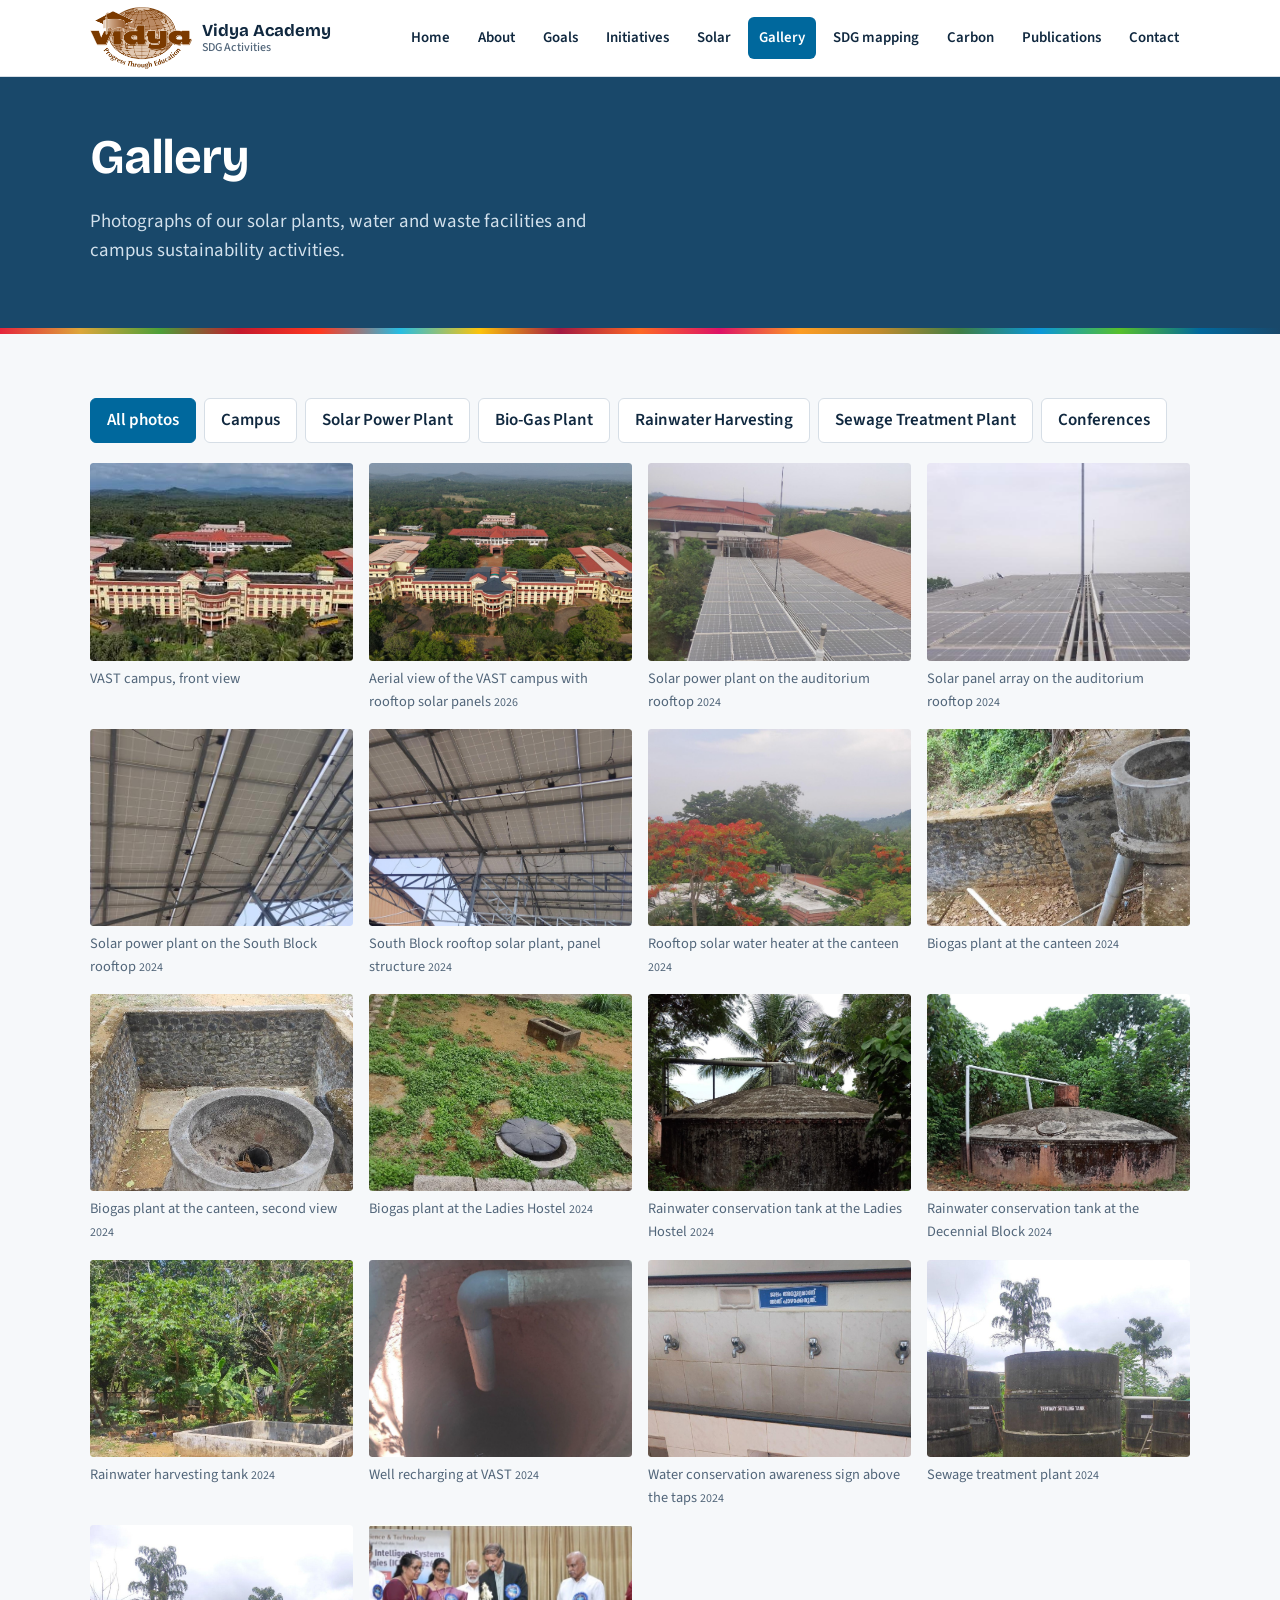
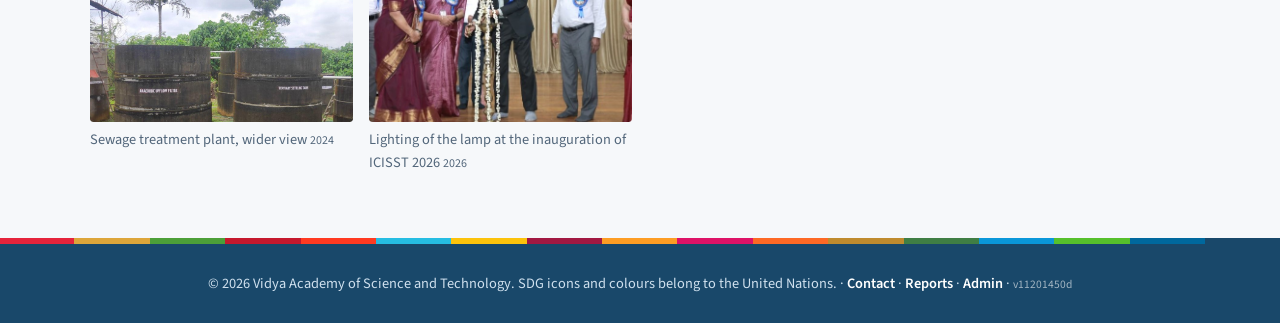
<file: gallery.html>
<!doctype html>
<html lang="en">
<head>
<meta charset="utf-8">
<meta name="viewport" content="width=device-width, initial-scale=1">
<title>Gallery | Vidya Academy of Science and Technology</title>
<link rel="stylesheet" href="style.css?v=11201450d">
<link rel="stylesheet" href="polish.css?v=11201450d">
</head>
<body data-page="gallery">
<header class="site-header" id="header"></header>
<main>
  <section class="page-hero">
    <div class="container">
      <h1>Gallery</h1>
      <p class="lead">Photographs of our solar plants, water and waste facilities and campus sustainability activities.</p>
    </div>
    <div class="rainbow" aria-hidden="true"></div>
  </section>
  <p id="error" class="container error" hidden>Could not load the gallery. Open the site through a web server (see README).</p>
  <section class="container section">
    <div id="filters" class="filters" role="group" aria-label="Filter photos"></div>
    <div id="photos" class="photos"></div>
  </section>
</main>
<footer id="footer"></footer>
<dialog id="lightbox" class="lightbox">
  <button id="lb-close" class="close" aria-label="Close">×</button>
  <button id="lb-prev" class="lb-nav" aria-label="Previous photo">‹</button>
  <figure><img id="lb-img" alt=""><figcaption id="lb-cap"></figcaption></figure>
  <button id="lb-next" class="lb-nav" aria-label="Next photo">›</button>
</dialog>
<script type="module" src="gallery.js"></script>
</body>
</html>
</file>
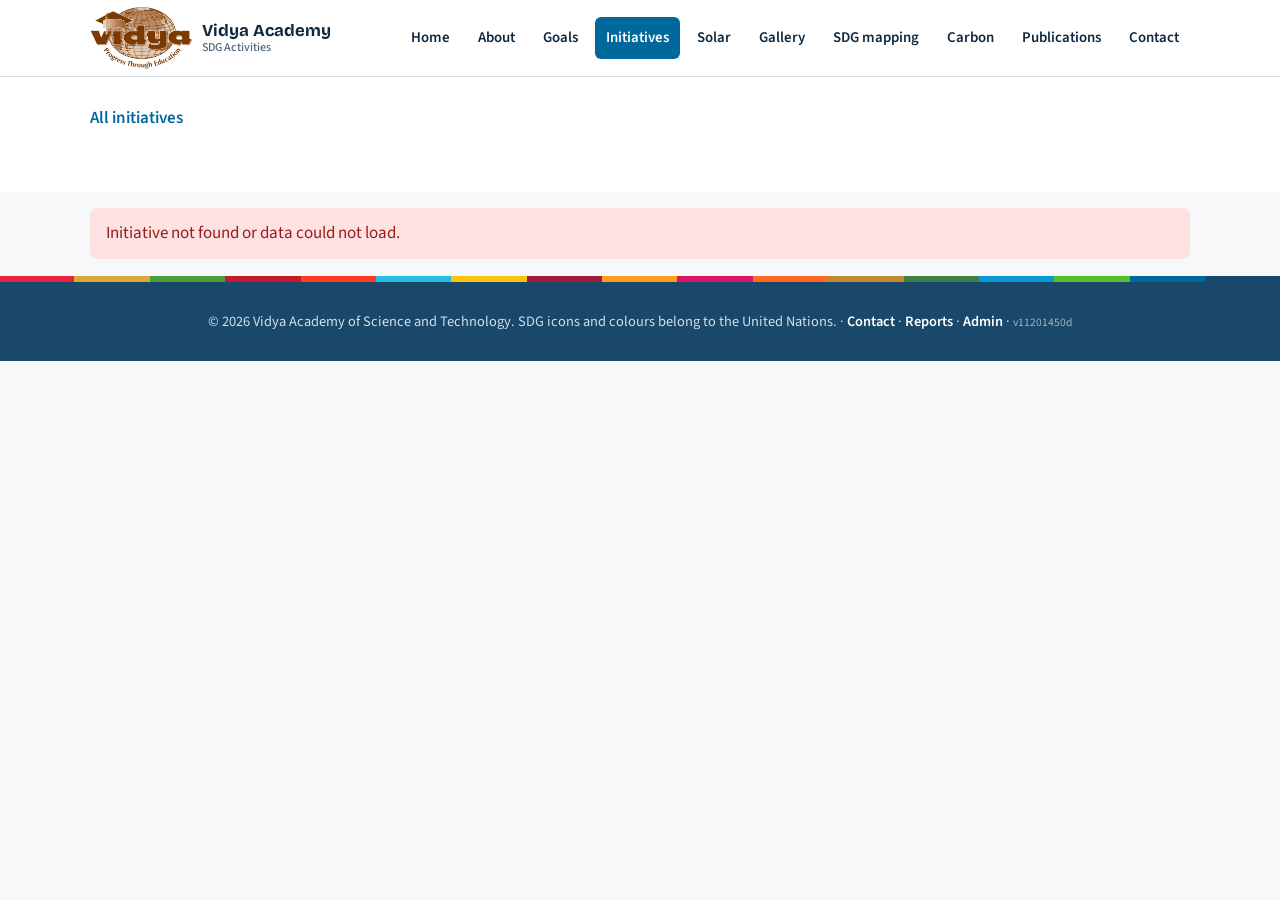
<file: initiative.html>
<!doctype html>
<html lang="en">
<head>
<meta charset="utf-8">
<meta name="viewport" content="width=device-width, initial-scale=1">
<title>Initiative | Vidya Academy of Science and Technology</title>
<link rel="stylesheet" href="style.css?v=11201450d">
<link rel="stylesheet" href="polish.css?v=11201450d">
</head>
<body data-page="initiative">
<header class="site-header" id="header"></header>
<main>
  <section id="init-hero" class="goal-hero">
    <div class="container">
      <a href="initiatives.html" class="back">All initiatives</a>
      <div class="goal-title"><span id="init-icon" class="big-num"></span><h1 id="init-name"></h1></div>
      <p id="init-outcome" class="lead"></p>
    </div>
  </section>
  <p id="error" class="container error" hidden>Initiative not found or data could not load.</p>
  <section class="container section detail" id="init-body" hidden>
    <div class="facts">
      <div class="fact"><span>Capacity</span><strong id="f-cap"></strong></div>
      <div class="fact"><span>Theme</span><strong id="f-theme"></strong></div>
      <div class="fact"><span>Estimated CO₂ avoided</span><strong id="f-co2"></strong><small>per year</small></div>
    </div>
    <div class="two-col">
      <div>
        <h2>About</h2><p id="i-summary"></p>
        <h3>What it does</h3><ul id="i-does" class="ticks"></ul>
        <p id="i-note" class="muted small"></p>
        <p id="i-extra"></p>
      </div>
      <figure class="photo" id="i-photo"></figure>
    </div>
    <h2 class="gap-top">Sustainable Development Goals</h2>
    <div class="goal-links"><div><h3>Primary</h3><div id="i-primary" class="chips big"></div></div><div><h3>Supporting</h3><div id="i-secondary" class="chips big"></div></div></div>
    <p id="i-basis" class="muted"></p>
    <div class="pager"><a id="i-prev" href="#">Previous</a><a id="i-next" href="#">Next</a></div>
  </section>
</main>
<footer id="footer"></footer>
<script type="module" src="pages.js"></script>
</body>
</html>
</file>
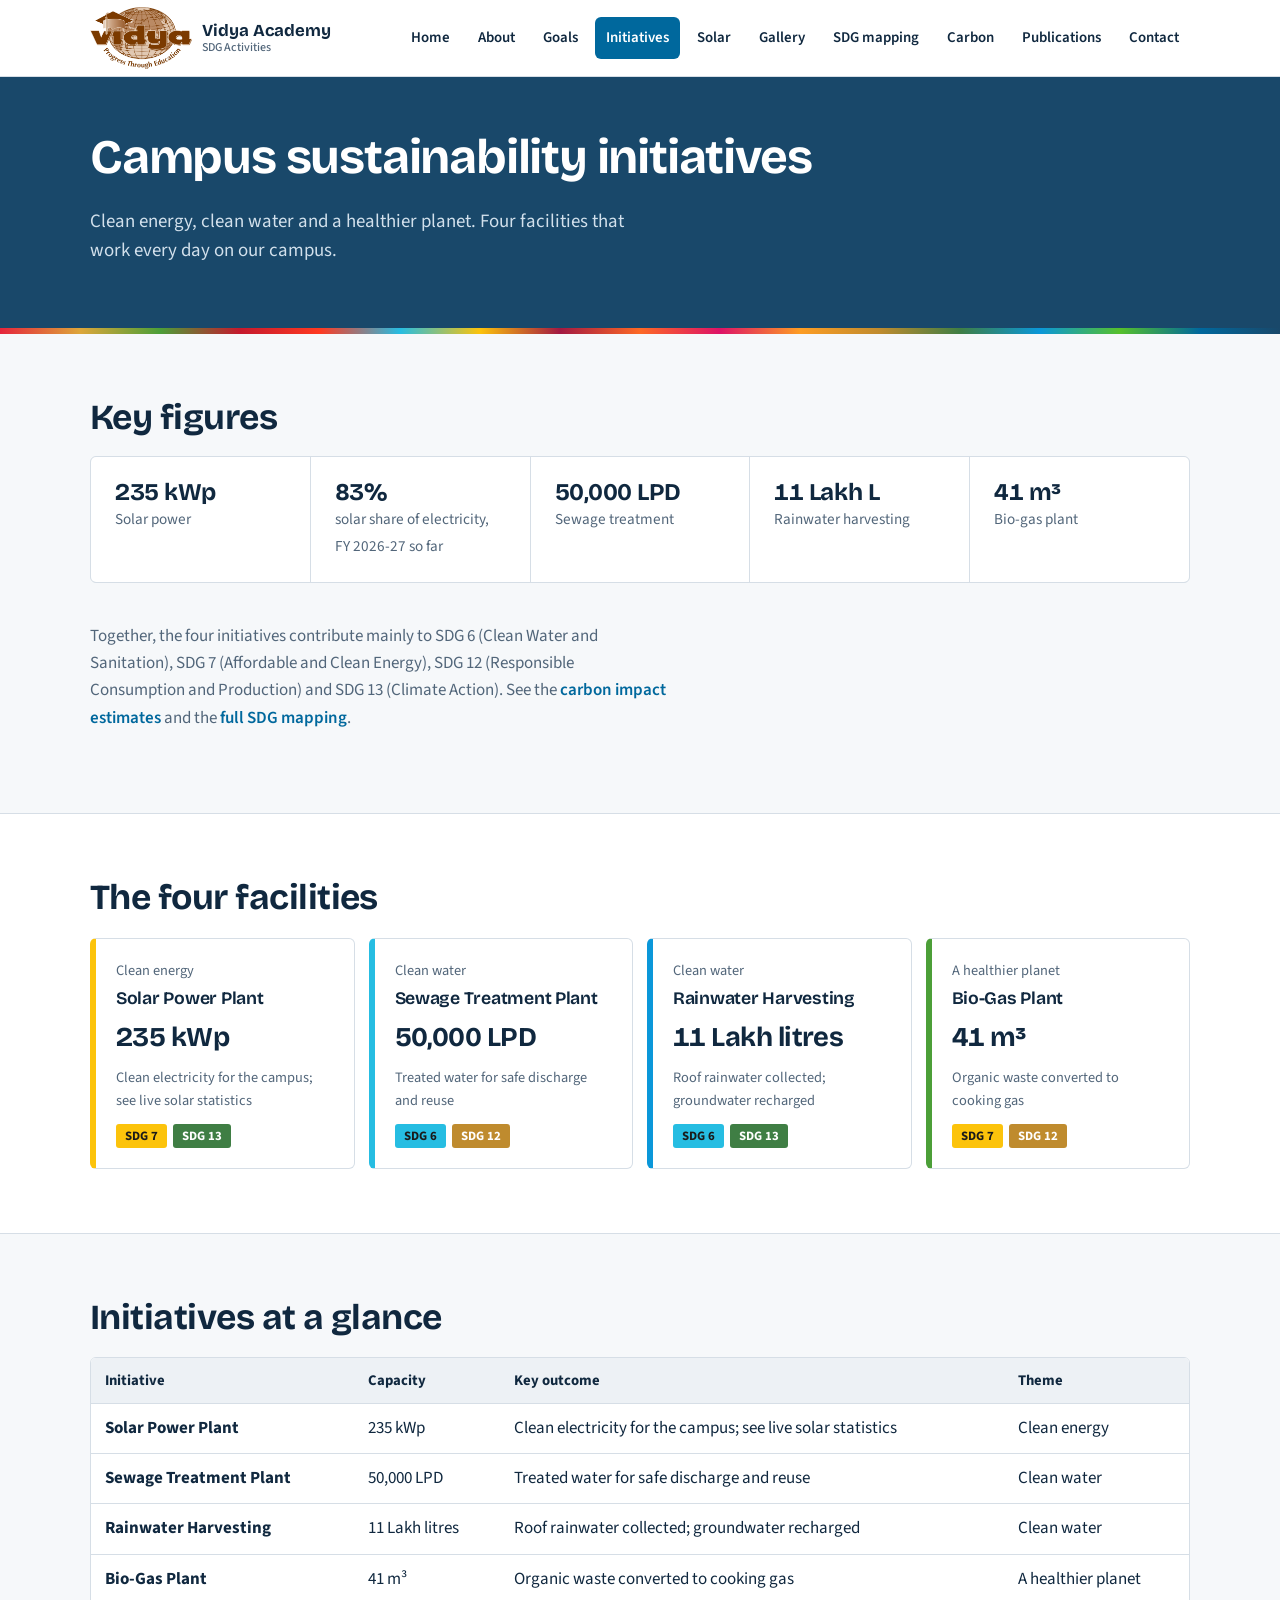
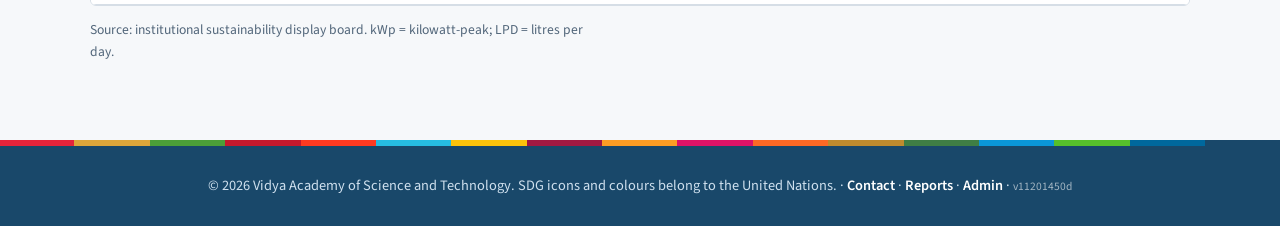
<file: initiatives.html>
<!doctype html>
<html lang="en">
<head>
<meta charset="utf-8">
<meta name="viewport" content="width=device-width, initial-scale=1">
<title>Campus Initiatives | Vidya Academy of Science and Technology</title>
<link rel="stylesheet" href="style.css?v=11201450d">
<link rel="stylesheet" href="polish.css?v=11201450d">
</head>
<body data-page="initiatives">
<header class="site-header" id="header"></header>
<main>
  <section class="page-hero">
    <div class="container">
      <h1>Campus sustainability initiatives</h1>
      <p class="lead">Clean energy, clean water and a healthier planet. Four facilities that work every day on our campus.</p>
    </div>
    <div class="rainbow" aria-hidden="true"></div>
  </section>
  <p id="error" class="container error" hidden>Could not load data. Open the site through a web server (see README).</p>
  <section class="container section">
    <h2>Key figures</h2>
    <div class="stats five" id="key-figures"></div>
    <p class="muted gap-top">Together, the four initiatives contribute mainly to SDG 6 (Clean Water and Sanitation), SDG 7 (Affordable and Clean Energy), SDG 12 (Responsible Consumption and Production) and SDG 13 (Climate Action). See the <a href="carbon.html">carbon impact estimates</a> and the <a href="sdg-mapping.html">full SDG mapping</a>.</p>
  </section>
  <section class="alt"><div class="container section">
    <h2>The four facilities</h2>
    <div id="init-grid" class="init-grid"></div>
  </div></section>
  <section class="container section">
    <h2>Initiatives at a glance</h2>
    <div class="table-wrap"><table id="glance"><thead><tr><th>Initiative</th><th>Capacity</th><th>Key outcome</th><th>Theme</th></tr></thead><tbody></tbody></table></div>
    <p class="muted small">Source: institutional sustainability display board. kWp = kilowatt-peak; LPD = litres per day.</p>
  </section>
</main>
<footer id="footer"></footer>
<script type="module" src="pages.js"></script>
</body>
</html>
</file>
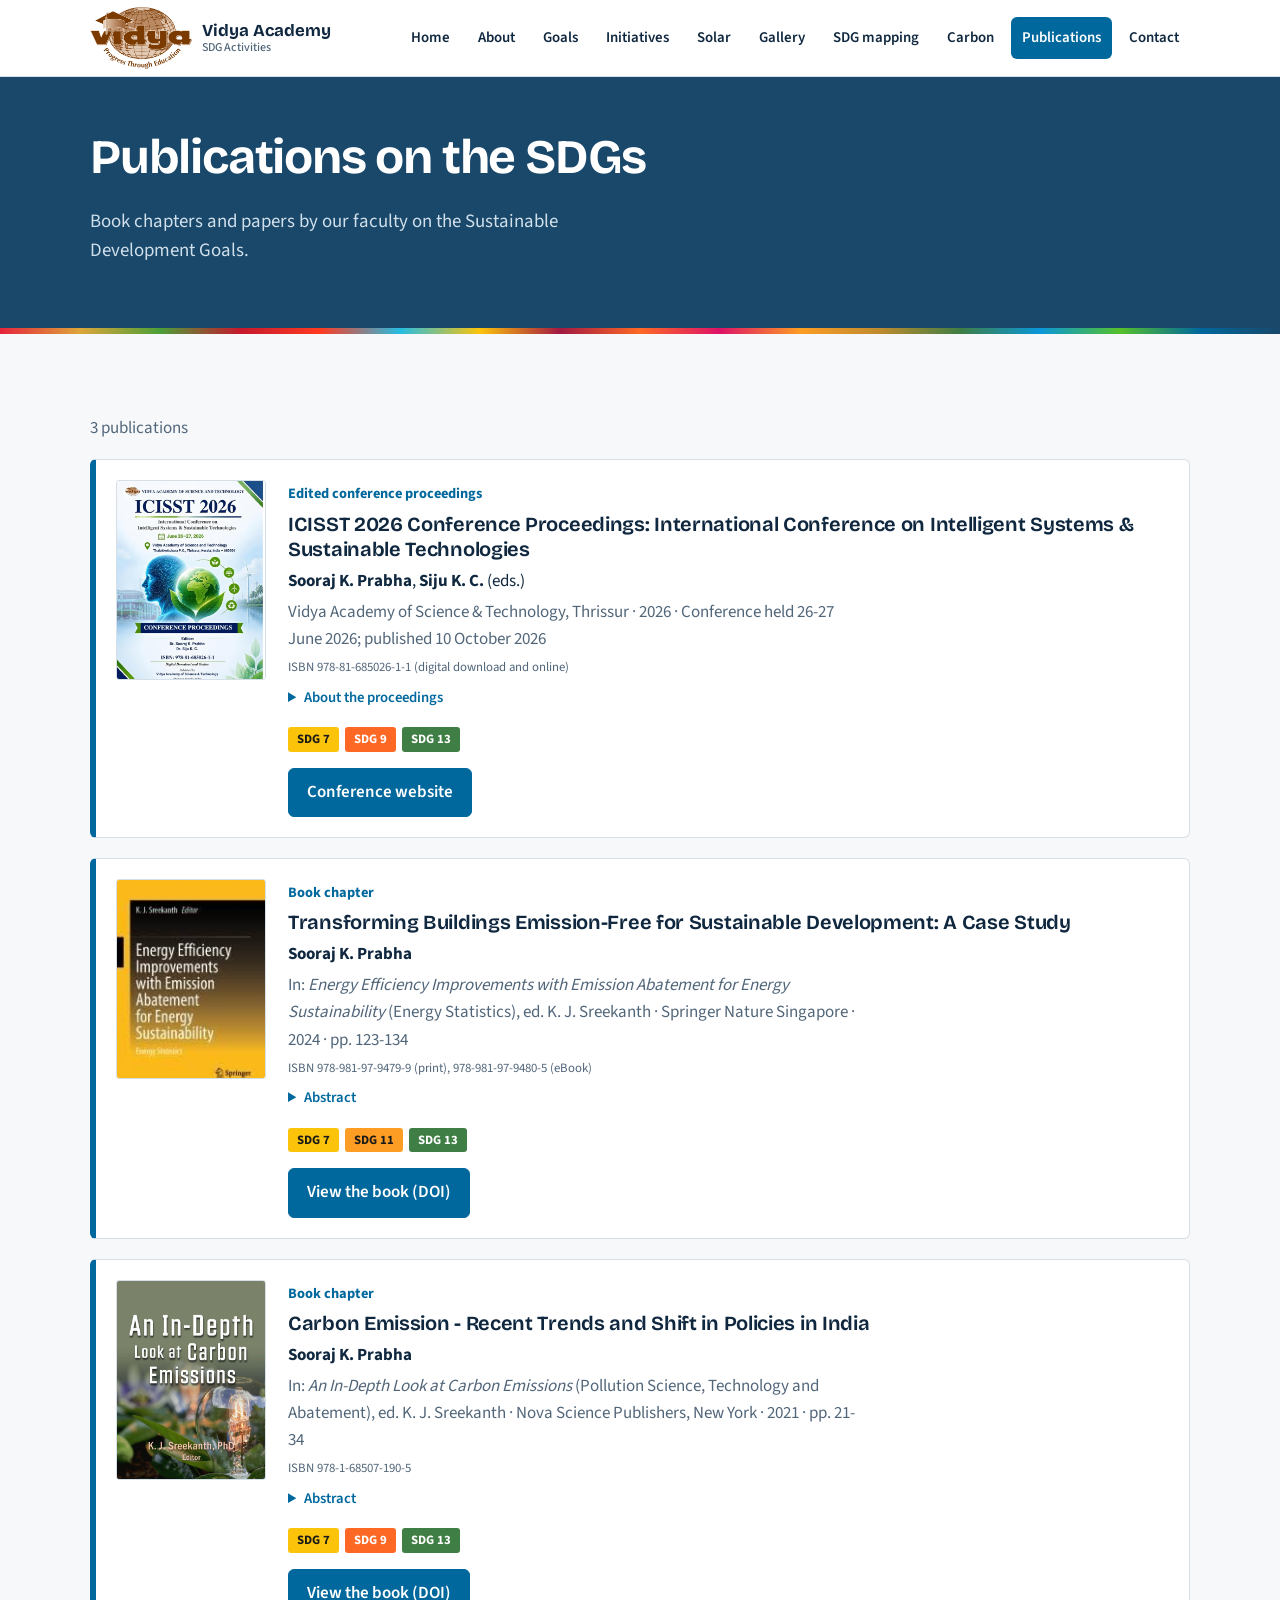
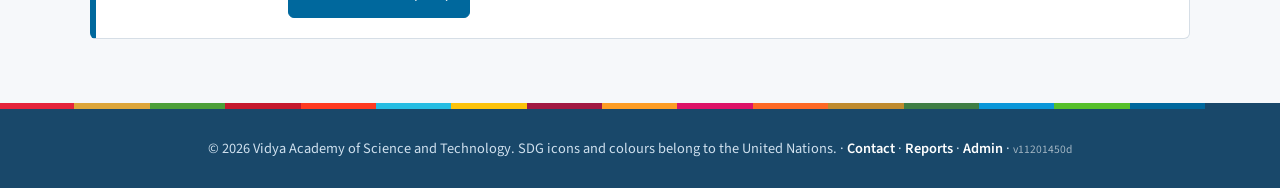
<file: publications.html>
<!doctype html>
<html lang="en">
<head>
<meta charset="utf-8">
<meta name="viewport" content="width=device-width, initial-scale=1">
<title>Publications | Vidya Academy of Science and Technology</title>
<link rel="stylesheet" href="style.css?v=11201450d">
<link rel="stylesheet" href="polish.css?v=11201450d">
</head>
<body data-page="publications">
<header class="site-header" id="header"></header>
<main>
  <section class="page-hero">
    <div class="container">
      <h1>Publications on the SDGs</h1>
      <p class="lead">Book chapters and papers by our faculty on the Sustainable Development Goals.</p>
    </div>
    <div class="rainbow" aria-hidden="true"></div>
  </section>
  <p id="error" class="container error" hidden>Could not load the publications. Open the site through a web server (see README).</p>
  <section class="container section">
    <p id="pub-count" class="muted"></p>
    <div id="pubs" class="pubs"></div>
  </section>
</main>
<footer id="footer"></footer>
<script type="module" src="pages.js"></script>
</body>
</html>
</file>
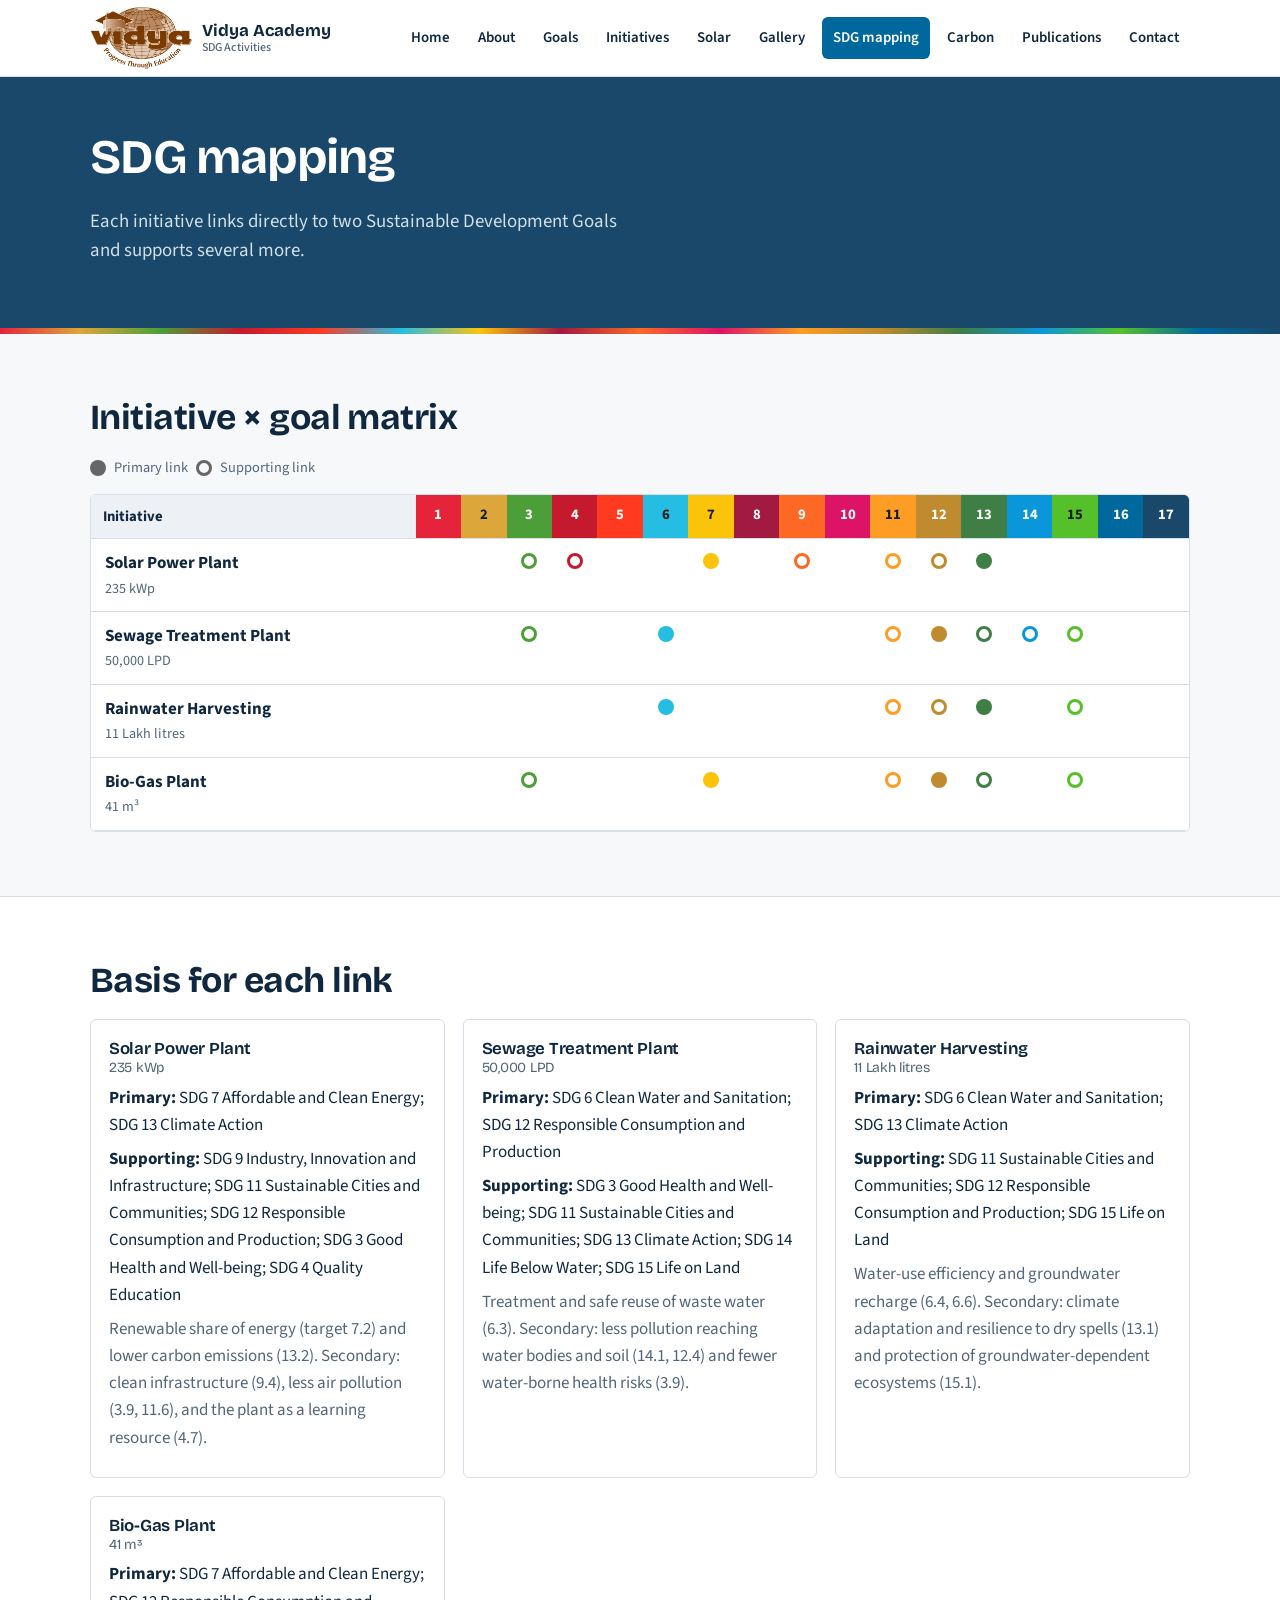
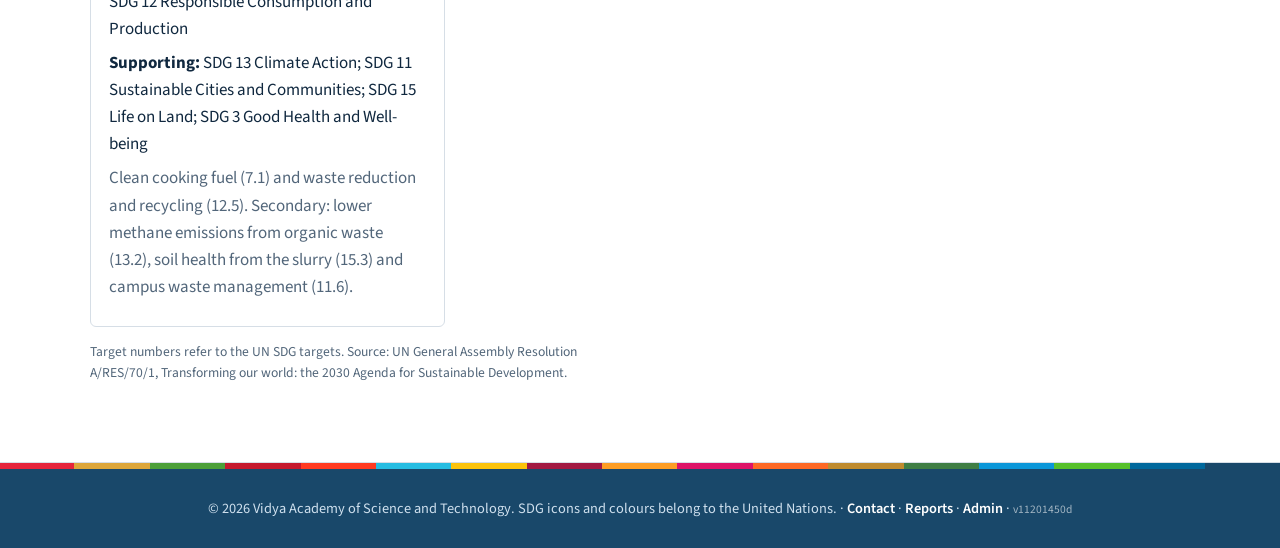
<file: sdg-mapping.html>
<!doctype html>
<html lang="en">
<head>
<meta charset="utf-8">
<meta name="viewport" content="width=device-width, initial-scale=1">
<title>SDG Mapping | Vidya Academy of Science and Technology</title>
<link rel="stylesheet" href="style.css?v=11201450d">
<link rel="stylesheet" href="polish.css?v=11201450d">
</head>
<body data-page="mapping">
<header class="site-header" id="header"></header>
<main>
  <section class="page-hero">
    <div class="container">
      <h1>SDG mapping</h1>
      <p class="lead">Each initiative links directly to two Sustainable Development Goals and supports several more.</p>
    </div>
    <div class="rainbow" aria-hidden="true"></div>
  </section>
  <p id="error" class="container error" hidden>Could not load data. Open the site through a web server (see README).</p>
  <section class="container section">
    <h2>Initiative × goal matrix</h2>
    <p class="legend"><span class="dot primary"></span> Primary link <span class="dot secondary"></span> Supporting link</p>
    <div class="table-wrap"><table id="matrix" class="matrix"></table></div>
  </section>
  <section class="alt"><div class="container section">
    <h2>Basis for each link</h2>
    <div id="basis" class="basis"></div>
    <p class="muted small">Target numbers refer to the UN SDG targets. Source: UN General Assembly Resolution A/RES/70/1, Transforming our world: the 2030 Agenda for Sustainable Development.</p>
  </div></section>
</main>
<footer id="footer"></footer>
<script type="module" src="pages.js"></script>
</body>
</html>
</file>
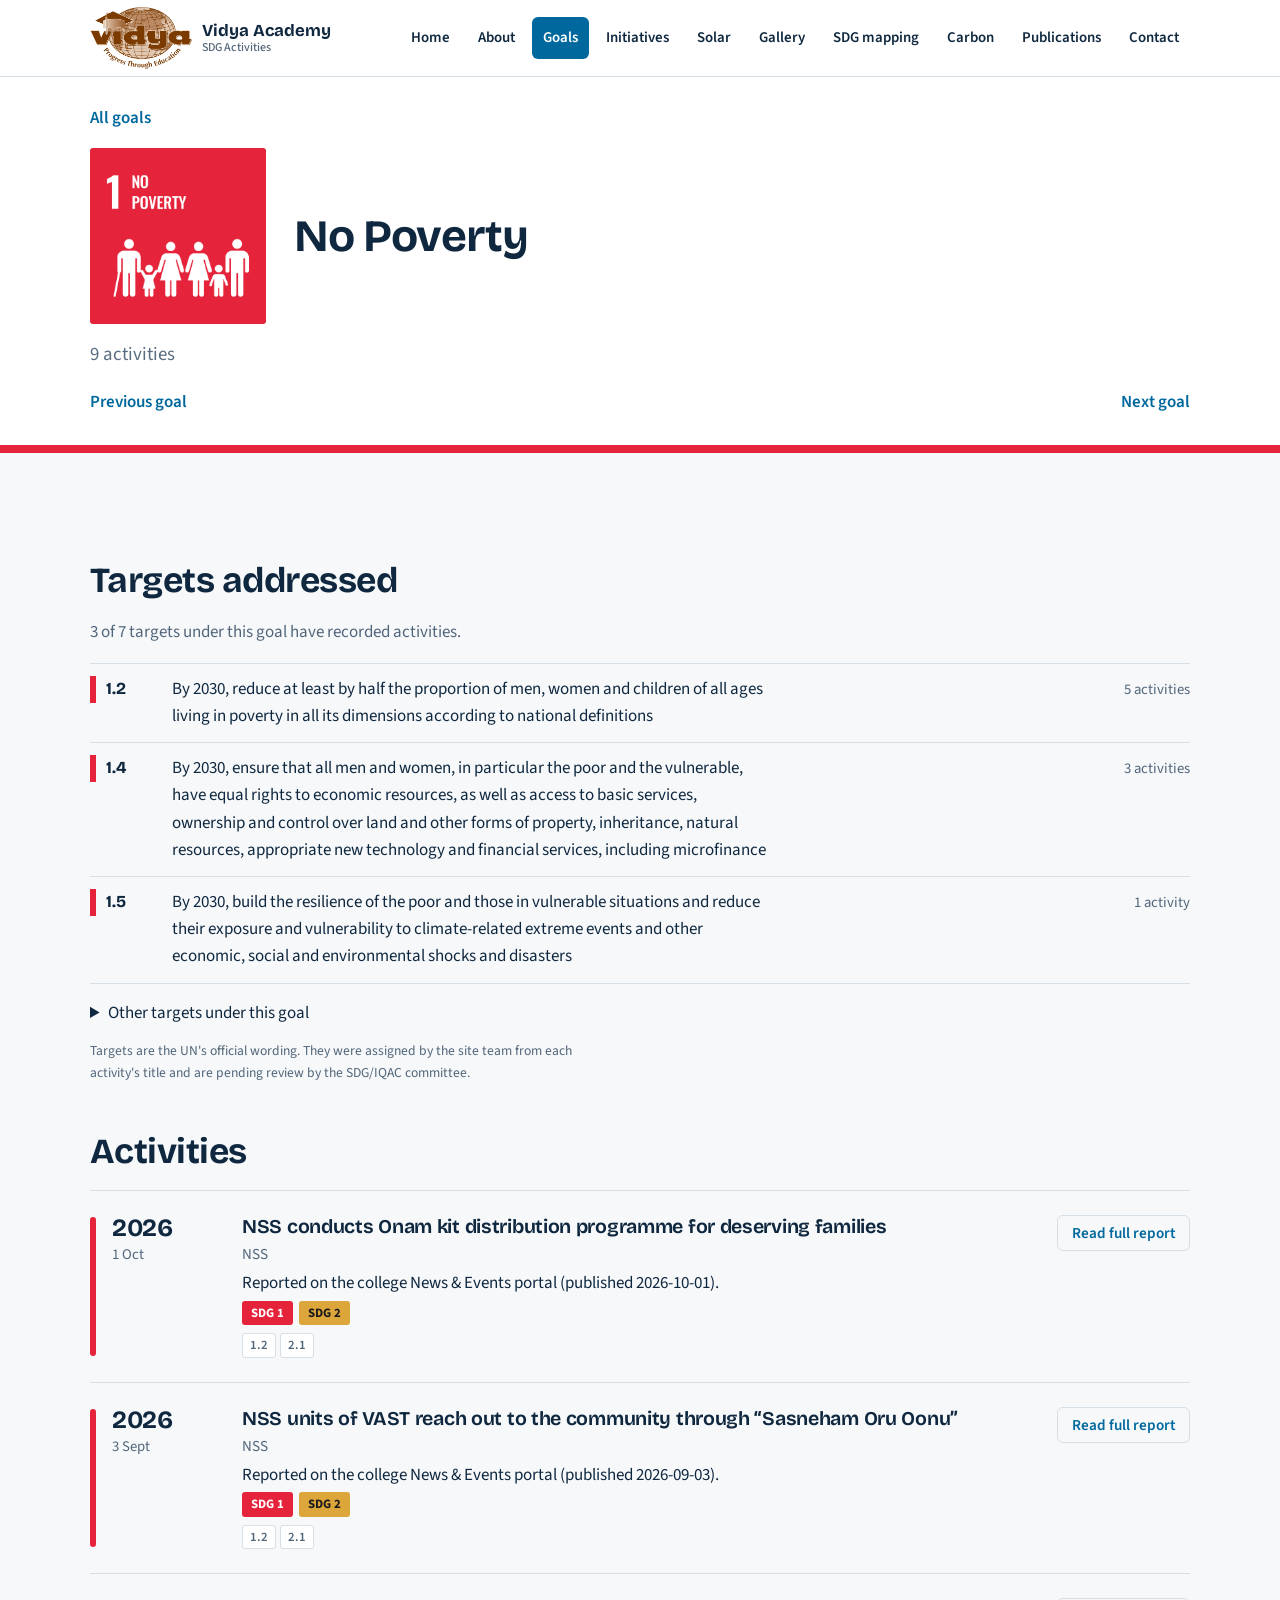
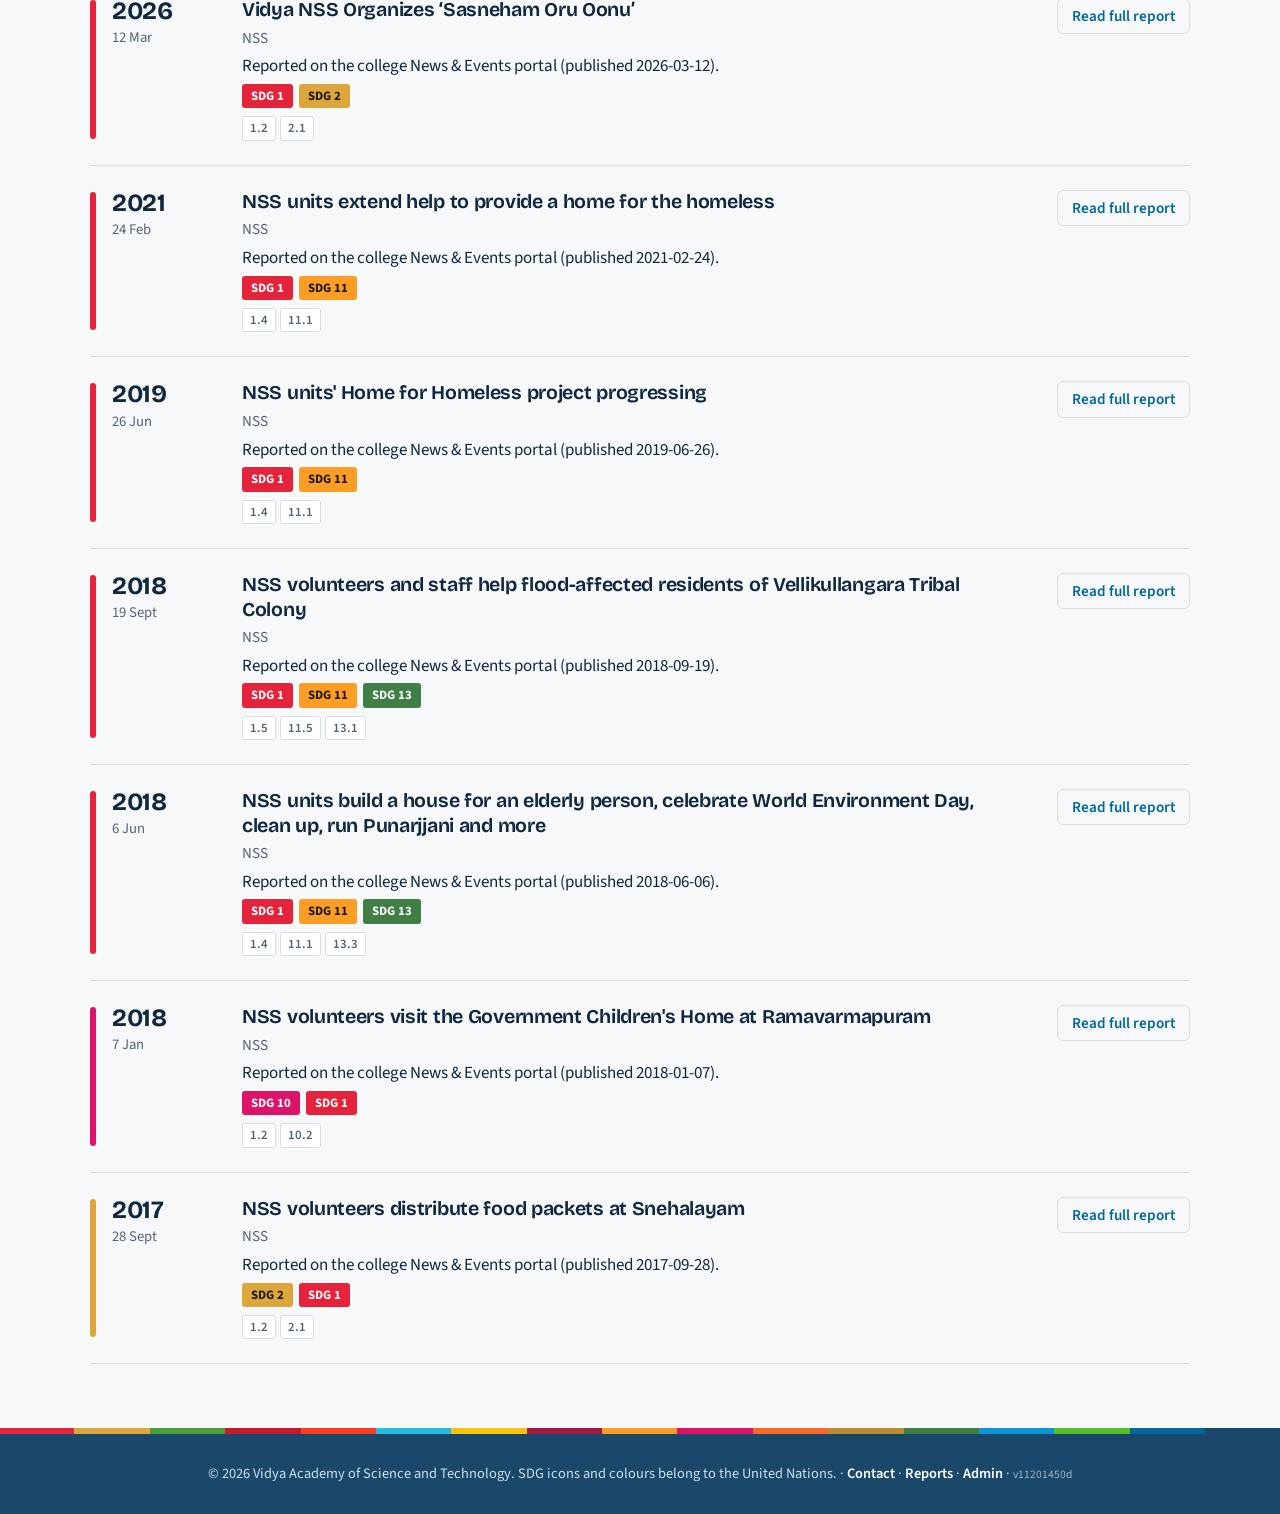
<file: sdg.html>
<!doctype html>
<html lang="en">
<head>
<meta charset="utf-8">
<meta name="viewport" content="width=device-width, initial-scale=1">
<title>SDG Goal | Vidya Academy of Science and Technology</title>
<link rel="stylesheet" href="style.css?v=11201450d">
<link rel="stylesheet" href="polish.css?v=11201450d">
</head>
<body data-page="goal">

<header class="site-header" id="header"></header>

<main>
  <section id="goal-hero" class="goal-hero">
    <div class="container">
      <a href="index.html#goals" class="back">All goals</a>
      <div class="goal-title"><span id="goal-num" class="big-num"></span><img id="goal-icon" class="goal-icon" alt="" hidden><h1 id="goal-name"></h1></div>
      <p id="goal-count" class="lead"></p>
      <div class="pager"><a id="prev" href="#">Previous goal</a><a id="next" href="#">Next goal</a></div>
    </div>
  </section>

  <p id="error" class="container error" hidden>Could not load activity data. Open this site through a web server (see README), not by double-clicking the file.</p>

  <section class="container section">
    <div id="goal-initiatives" hidden>
      <h2>Campus initiatives supporting this goal</h2>
      <div id="goal-init-grid" class="init-grid"></div>
    </div>
    <div id="goal-targets" hidden>
      <h2>Targets addressed</h2>
      <p id="targets-summary" class="muted"></p>
      <ul id="targets-list" class="target-list"></ul>
      <details class="map-key"><summary>Other targets under this goal</summary><ul id="targets-all" class="target-list plain"></ul></details>
      <p class="muted small">Targets are the UN's official wording. They were assigned by the site team from each activity's title and are pending review by the SDG/IQAC committee.</p>
    </div>
    <h2 class="gap-top">Activities</h2>
    <div id="activities" class="activities"></div>
  </section>
</main>

<footer id="footer"></footer>

<dialog id="modal">
  <button id="modal-close" class="close" aria-label="Close">×</button>
  <div id="modal-body"></div>
</dialog>

<script type="module" src="app.js"></script>
</body>
</html>
</file>
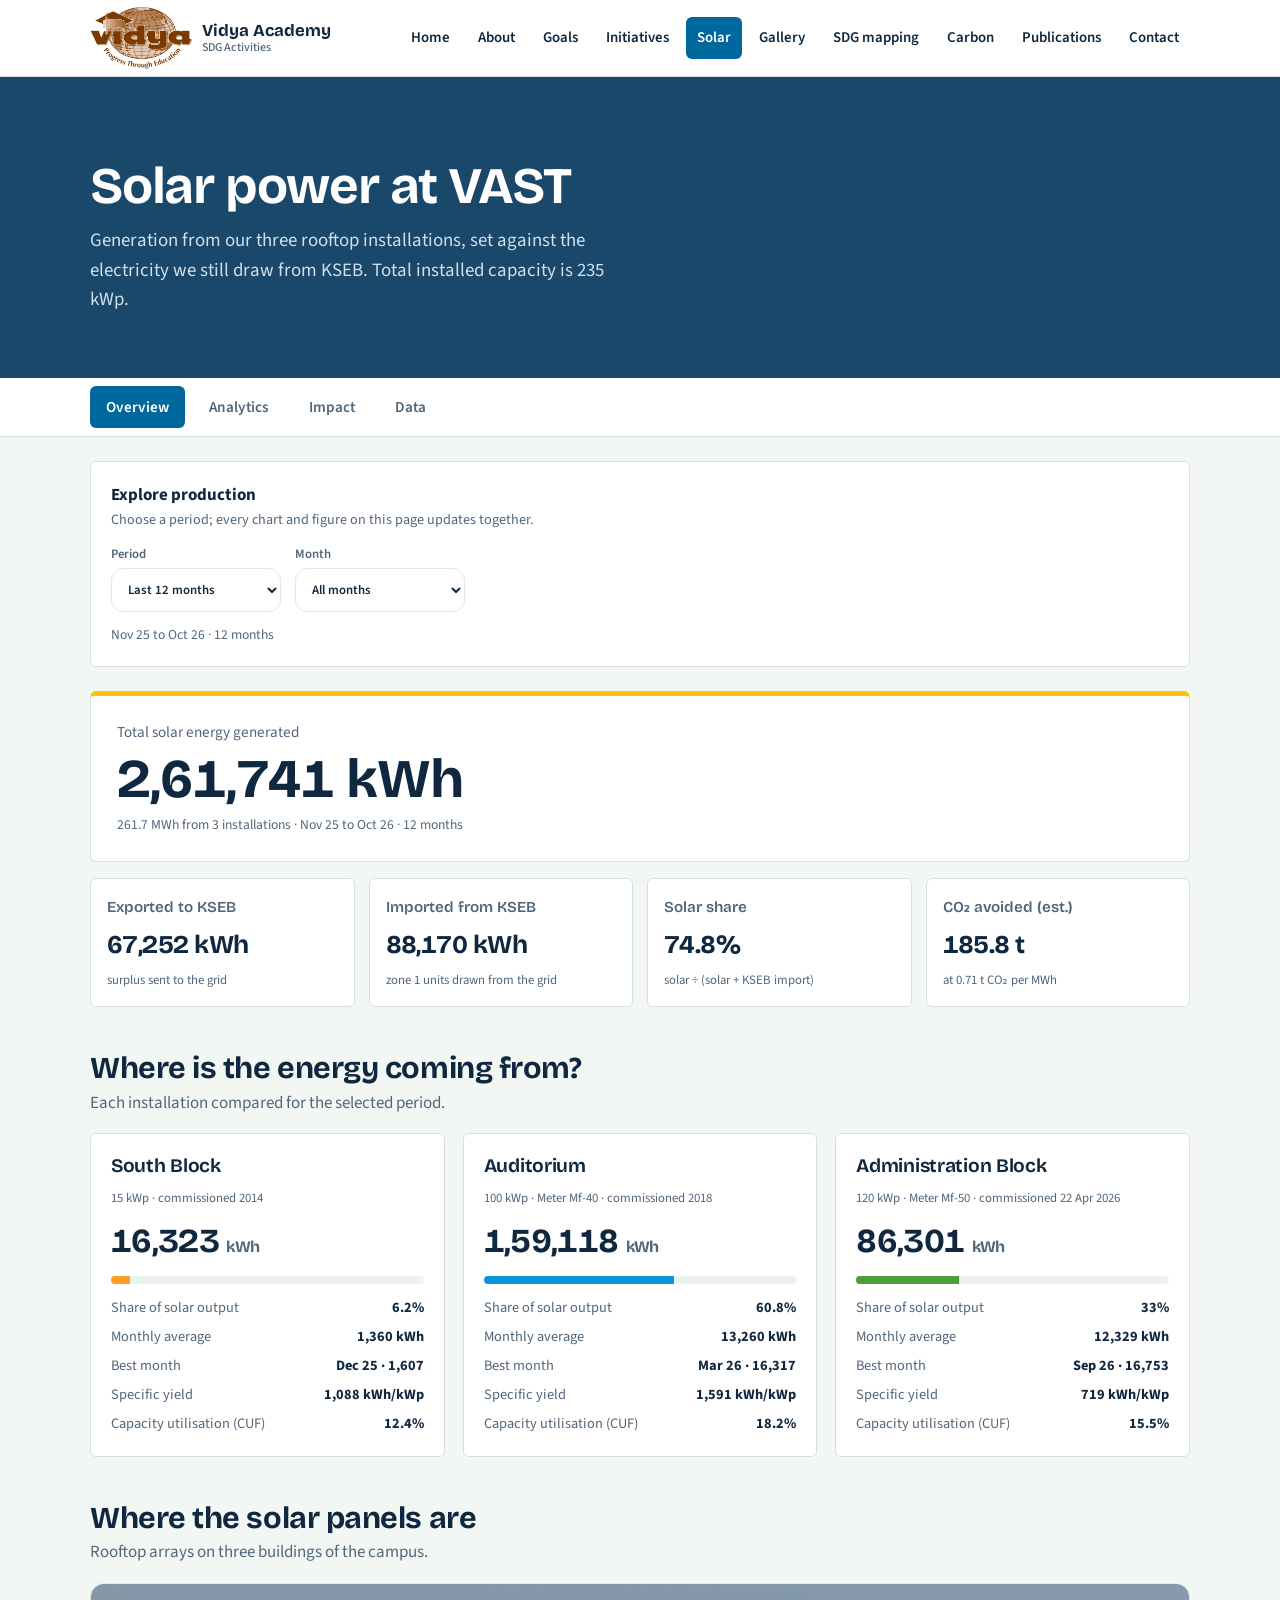
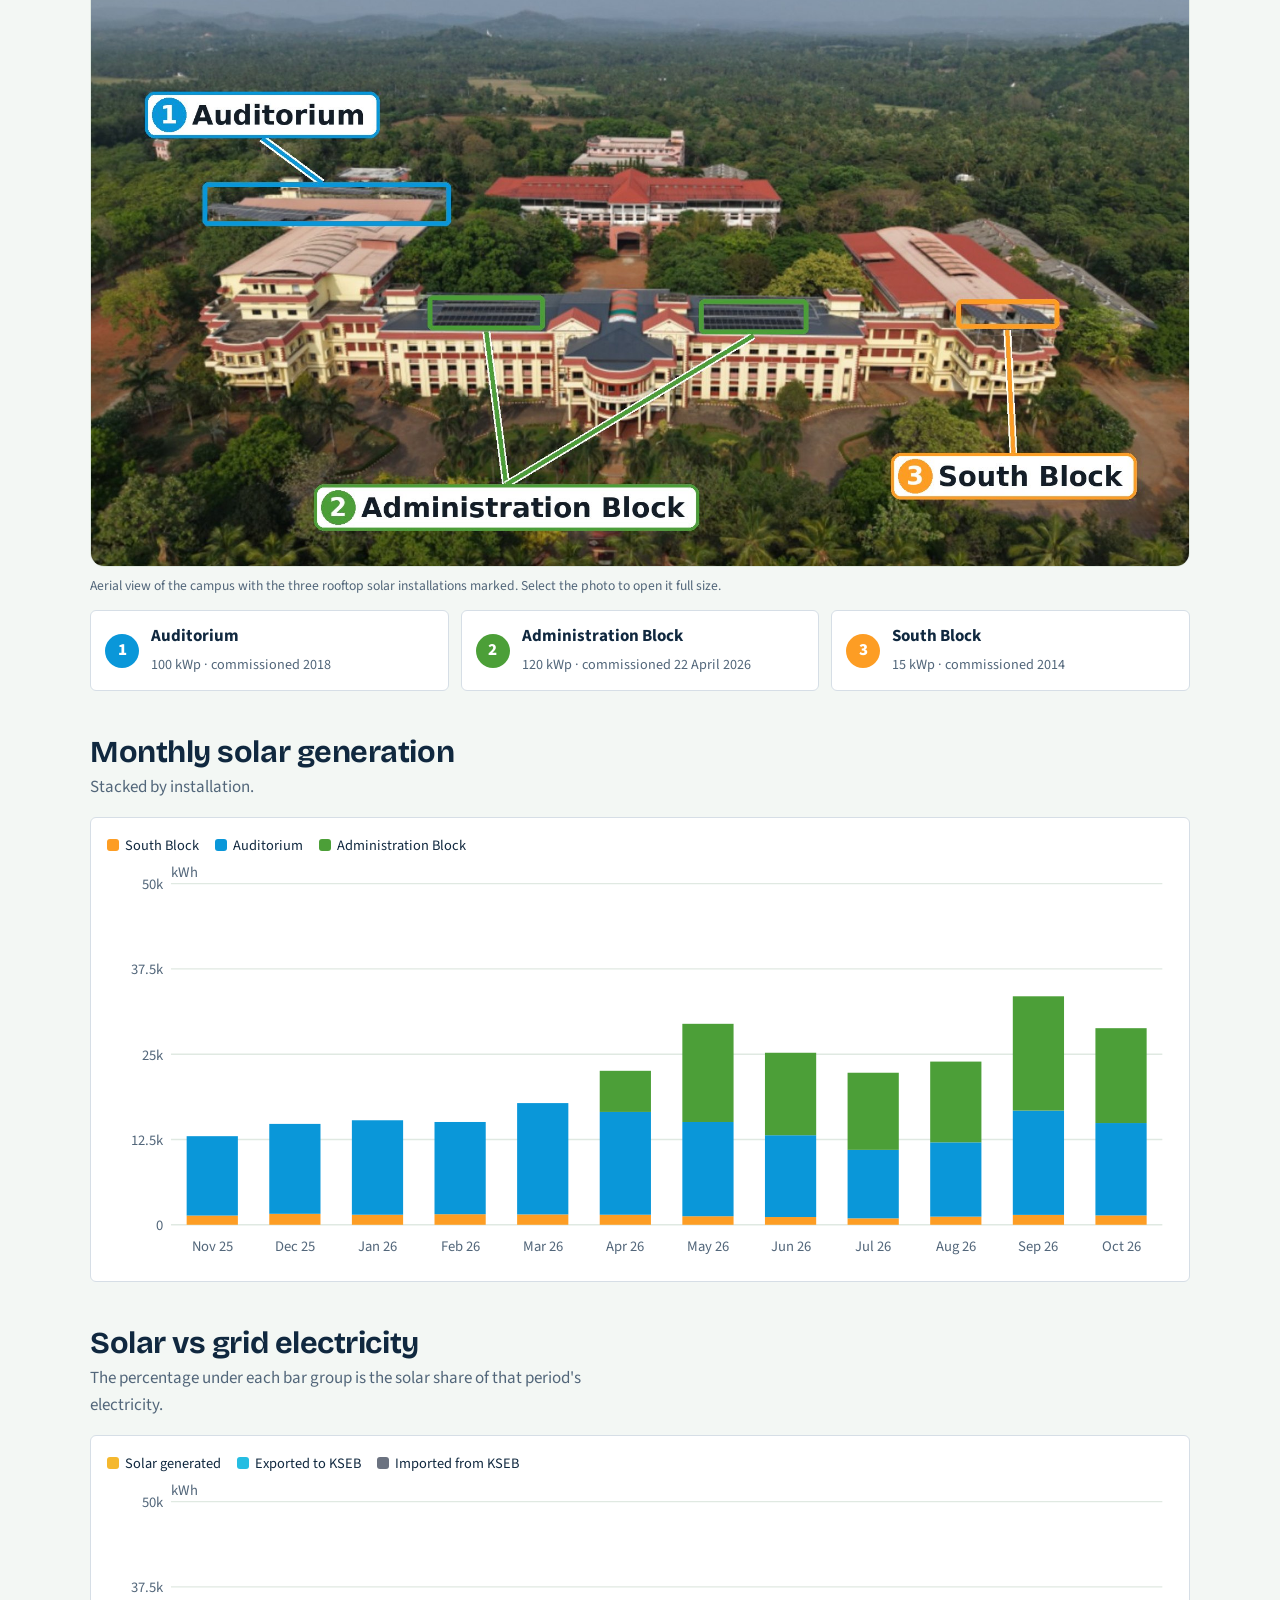
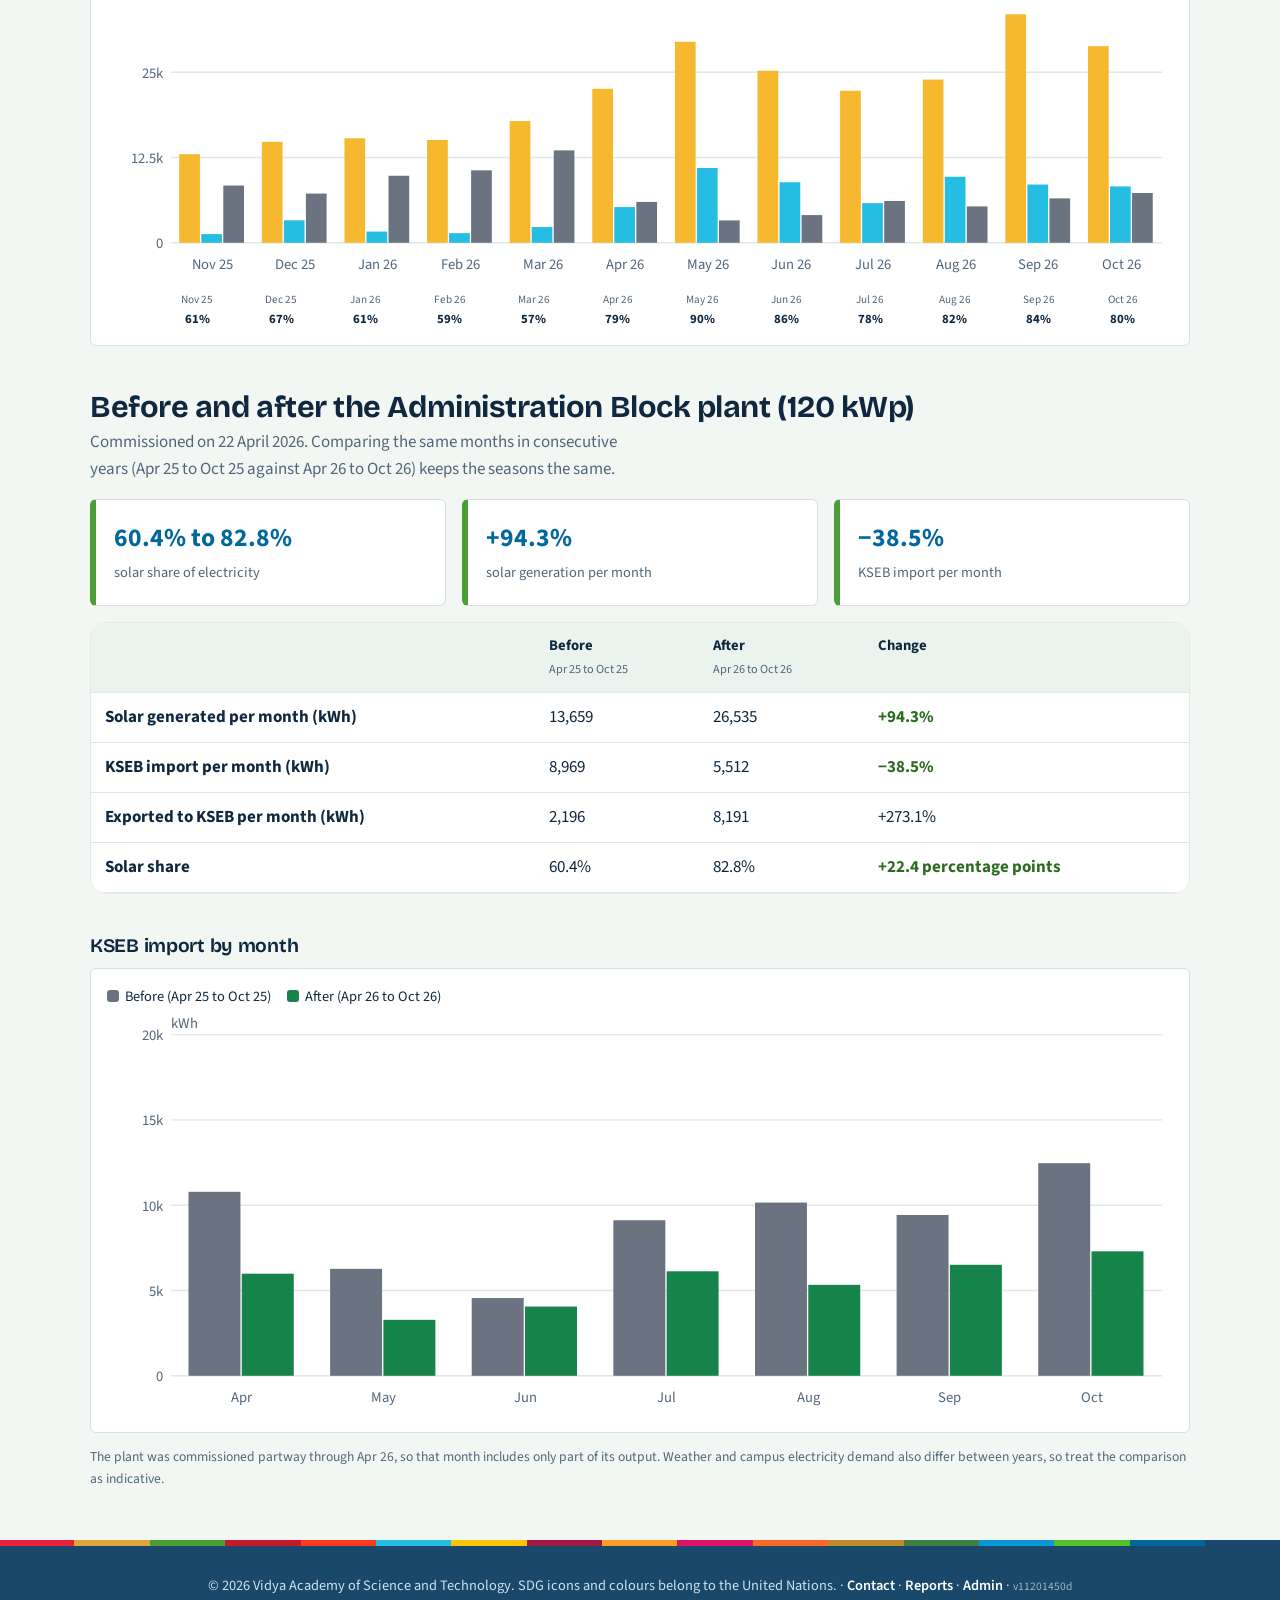
<file: solar.html>
<!doctype html>
<html lang="en">
<head>
<meta charset="utf-8">
<meta name="viewport" content="width=device-width, initial-scale=1">
<title>Solar Statistics | Vidya Academy of Science and Technology</title>
<link rel="stylesheet" href="style.css?v=11201450d">
<link rel="stylesheet" href="polish.css?v=11201450d">
</head>
<body data-page="solar">
<header class="site-header" id="header"></header>
<main>
  <section class="solar-hero">
    <div class="container">
      <h1>Solar power at VAST</h1>
      <p class="lead">Generation from our three rooftop installations, set against the electricity we still draw from KSEB. Total installed capacity is 235 kWp.</p>
    </div>
  </section>

  <p id="error" class="container error" hidden>Could not load solar data. Open the site through a web server (see README).</p>
  <div id="sample-banner" class="container callout" hidden><strong>Sample data.</strong> These readings are placeholders for layout only.</div>

  <div id="solar-body" hidden>
    <nav class="solar-tabs" aria-label="Solar sections">
      <div class="container tabs-row" role="tablist">
        <button role="tab" data-tab="overview" class="on">Overview</button>
        <button role="tab" data-tab="analytics">Analytics</button>
        <button role="tab" data-tab="impact">Impact</button>
        <button role="tab" data-tab="data">Data</button>
      </div>
    </nav>

    <div class="container solar-main">
      <div class="period-panel">
        <div class="period-label"><span class="period-sun" aria-hidden="true">☀</span><div><b>Explore production</b><small>Choose a period; every chart and figure on this page updates together.</small></div></div>
        <div class="period-controls">
          <label>Period <select id="period"></select></label>
          <label>Month <select id="month"></select></label>
        </div>
        <div class="period-status"><span class="live-dot"></span><span id="period-note"></span></div>
      </div>

      <!-- OVERVIEW -->
      <section id="tab-overview">
        <div class="big-total"><span>Total solar energy generated</span><b id="big-total"></b><small id="big-sub"></small></div>
        <div class="grid kpi-grid" id="kpis"></div>

        <div class="section-heading"><h2>Where is the energy coming from?</h2><p>Each installation compared for the selected period.</p></div>
        <div class="plant-grid" id="plants"></div>

        <div class="section-heading"><h2>Where the solar panels are</h2><p>Rooftop arrays on three buildings of the campus.</p></div>
        <figure class="locations">
          <a href="images/solar-locations.jpg" target="_blank" rel="noopener"><img src="images/solar-locations.jpg" alt="Aerial view of the VAST campus with the three rooftop solar installations marked: Auditorium (100 kWp), Administration Block (120 kWp) and South Block (15 kWp)" loading="lazy"></a>
          <figcaption>Aerial view of the campus with the three rooftop solar installations marked. Select the photo to open it full size.</figcaption>
        </figure>
        <ol class="loc-legend">
          <li style="--c:#0A97D9"><span class="n">1</span><div><strong>Auditorium</strong><small>100 kWp · commissioned 2018</small></div></li>
          <li style="--c:#4C9F38"><span class="n">2</span><div><strong>Administration Block</strong><small>120 kWp · commissioned 22 April 2026</small></div></li>
          <li style="--c:#FD9D24"><span class="n">3</span><div><strong>South Block</strong><small>15 kWp · commissioned 2014</small></div></li>
        </ol>

        <div class="section-heading"><h2>Monthly solar generation</h2><p id="chart-note"></p></div>
        <div class="chart-card"><div class="legend" id="legend-a"></div><div id="chart-a"></div></div>

        <div class="section-heading"><h2>Solar vs grid electricity</h2><p>The percentage under each bar group is the solar share of that period's electricity.</p></div>
        <div class="chart-card"><div class="legend" id="legend-b"></div><div id="chart-b"></div>
          <div class="share-row" id="share-row" aria-label="Solar share of consumption per period"></div></div>

        <div id="compare" hidden>
          <div class="section-heading"><h2 id="compare-title"></h2><p id="compare-lead"></p></div>
          <div id="compare-cards" class="compare-cards"></div>
          <div class="table-wrap short"><table id="compare-table"></table></div>
          <h3 class="gap-top">KSEB import by month</h3>
          <div class="chart-card"><div class="legend" id="legend-c"></div><div id="chart-c"></div></div>
          <p id="compare-note" class="muted small"></p>
        </div>
      </section>

      <!-- ANALYTICS -->
      <section id="tab-analytics" hidden>
        <div class="section-heading"><h2>Production analytics</h2><p>Understand energy generation over time.</p></div>
        <div class="chart-card"><h3 class="card-title">Cumulative solar production (kWh)</h3><div class="legend" id="legend-cum"></div><div id="chart-cum"></div></div>

        <div class="section-heading"><h2>Period statistics</h2><p>Statistics follow the selected period.</p></div>
        <div class="grid kpi-grid" id="period-stats"></div>

        <div class="section-heading"><h2>Compare solar installations</h2><p>Output compared fairly using each plant's installed capacity.</p></div>
        <div class="table-wrap"><table id="plant-table"></table></div>

        <div class="section-heading"><h2>Monthly comparison across years</h2><p>Pick a calendar month to see how generation changed year by year.</p></div>
        <div class="chip-tabs" id="moy-tabs" role="group" aria-label="Month of year"></div>
        <div class="chart-card"><div class="legend" id="legend-moy"></div><div id="chart-moy"></div></div>

        <div class="section-heading"><h2>Seasonal comparison</h2><p>Summer (Mar–May), Monsoon (Jun–Sep), Winter (Oct–Feb).</p></div>
        <div class="grid kpi-grid" id="seasons"></div>

        <div class="callout" id="analytics-method"></div>
      </section>

      <!-- IMPACT -->
      <section id="tab-impact" hidden>
        <div class="section-heading"><h2>Solar energy. Measurable impact.</h2><p>What the campus solar generation could mean for climate, resources and everyday life.</p></div>
        <section class="avoided gap-top" aria-labelledby="avoid-h">
          <div class="section-heading"><h2 id="avoid-h">Carbon emissions avoided by solar</h2><p>Last 24 months, from the solar plants alone. This figure does not change with the period selected at the top of the page.</p></div>
          <div class="avoid-grid">
            <div class="avoid-main"><span>Estimated CO₂ avoided</span><b id="avoid-total"></b><small id="avoid-sub"></small></div>
            <ul id="avoid-plants" class="avoid-plants"></ul>
          </div>
          <div class="chart-card"><div class="legend" id="legend-avoid"></div><div id="chart-avoid"></div></div>
          <p id="avoid-note" class="muted small"></p>
        </section>

        <div class="impact-hero"><div><h3>Clean energy powering a greener tomorrow</h3><p>Every unit of solar electricity reduces the need for grid electricity. The equivalents below are illustrative estimates calculated from the readings for the selected period.</p></div><div class="impact-number"><strong id="impact-energy"></strong><span id="impact-sub"></span></div></div>
        <div class="grid impact-grid" id="impact-grid"></div>

        <div class="section-heading"><h2>How this connects to the SDGs</h2></div>
        <div class="sdg-grid" id="sdg-links"></div>
        <div class="callout" id="impact-method"></div>
      </section>

      <!-- DATA -->
      <section id="tab-data" hidden>
        <div class="section-heading"><h2>Historical production data</h2><p>Search, review and export the monthly readings.</p></div>
        <div class="bar-tools"><input id="q" type="search" placeholder="Search month (e.g. Mar 26)" aria-label="Search month"><button id="csv" class="btn-outline">Export CSV</button></div>
        <div class="table-wrap"><table id="data-table"></table></div>
        <div class="callout" id="method"></div>
      </section>
    </div>
  </div>
</main>
<footer id="footer"></footer>
<script type="module" src="solar.js"></script>
</body>
</html>
</file>
<file: style.css>
:root{--brand:#00689D;--bg:#fff;--alt:#f4f6f9;--text:#1f2937;--muted:#6b7280;--card:#fff;--border:#e5e7eb}
@media (prefers-color-scheme:dark){:root{--bg:#0f172a;--alt:#111c33;--text:#e5e7eb;--muted:#9ca3af;--card:#16223d;--border:#243456;--brand:#6cc0ee}}
*{box-sizing:border-box}
html{scroll-behavior:smooth;scroll-padding-top:70px}
body{margin:0;font-family:system-ui,-apple-system,"Segoe UI",Roboto,sans-serif;background:var(--bg);color:var(--text);line-height:1.6}
.container{width:min(1100px,100% - 32px);margin-inline:auto}
.section{padding:56px 0}
.alt{background:var(--alt)}
h1,h2,h3{line-height:1.2;margin:0 0 .5em}
h2{font-size:1.8rem}
.sub{margin-top:32px;font-size:1.1rem}
.muted,.meta{color:var(--muted)}
.meta{font-size:.9rem;margin:.2em 0 .6em}
a{color:inherit}
.error{background:#fee2e2;color:#991b1b;padding:12px 16px;border-radius:8px;margin-top:16px}
.empty{color:var(--muted)}

.site-header{position:sticky;top:0;z-index:10;background:var(--bg);border-bottom:1px solid var(--border)}
.nav{display:flex;align-items:center;justify-content:space-between;height:76px}
.brand{display:flex;align-items:center;gap:10px;font-weight:700;text-decoration:none;line-height:1.1}
.brand small{display:block;font-weight:500;color:var(--muted);font-size:.75rem}
.logo{display:grid;place-items:center;width:36px;height:36px;border-radius:8px;background:#00689D;color:#fff}
nav{display:flex;gap:22px}
nav a{text-decoration:none;font-weight:500}
nav a:hover{color:var(--brand)}
.menu-btn{display:none;background:none;border:0;font-size:1.5rem;color:inherit;cursor:pointer}

.btn{display:inline-block;padding:12px 24px;border-radius:8px;background:#fff;color:#19486A;font-weight:600;text-decoration:none}
.hero{background:linear-gradient(90deg,rgba(25,72,106,.84) 0%,rgba(25,72,106,.5) 50%,rgba(25,72,106,.08) 100%),url(images/campus-front.jpg) center 62%/cover #19486A;color:#fff;padding:90px 0 0;position:relative}
.hero .container{padding-bottom:80px}
.hero h1{font-size:clamp(2rem,5vw,3.4rem);max-width:800px}
.eyebrow{text-transform:uppercase;letter-spacing:.1em;font-size:.85rem;opacity:.8;margin:0 0 12px}
.lead{max-width:600px;font-size:1.1rem;opacity:.95}
.rainbow{height:10px;background:linear-gradient(90deg,#E5243B,#DDA63A,#4C9F38,#C5192D,#FF3A21,#26BDE2,#FCC30B,#A21942,#FD6925,#DD1367,#FD9D24,#BF8B2E,#3F7E44,#0A97D9,#56C02B,#00689D,#19486A)}

.stats{display:grid;grid-template-columns:repeat(4,1fr);gap:16px}
.stats div{background:var(--card);border:1px solid var(--border);border-radius:12px;padding:20px;text-align:center}
.stats strong{display:block;font-size:2rem;color:var(--brand)}
.stats span{color:var(--muted);font-size:.9rem}

.bars{display:grid;gap:6px}
.bar-row{display:grid;grid-template-columns:30px minmax(150px,260px) 1fr 28px;gap:10px;align-items:center;text-decoration:none;font-size:.85rem;padding:2px 0}
.bar-track{height:14px;background:var(--alt);border-radius:7px;overflow:hidden}
.bar-fill{display:block;height:100%;border-radius:7px;min-width:2px}
.bar-val{text-align:right;font-weight:600}
.bar-row:hover .bar-label{text-decoration:underline}

.goals{display:grid;grid-template-columns:repeat(auto-fill,minmax(170px,1fr));gap:14px;margin-top:20px}
.goal{display:flex;flex-direction:column;justify-content:space-between;min-height:170px;padding:14px;border-radius:6px;background:var(--c);color:#fff;text-decoration:none;transition:transform .15s}
.goal:hover{transform:translateY(-4px)}
.goal .num{font-size:2.4rem;font-weight:800;line-height:1}
.goal .name{font-weight:700;font-size:.9rem;text-transform:uppercase;letter-spacing:.02em;line-height:1.2}
.goal .count{font-size:.8rem;opacity:.9}
.goal[style*="#FCC30B"],.goal[style*="#DDA63A"],.goal[style*="#FD9D24"],.goal[style*="#56C02B"],.goal[style*="#26BDE2"]{color:#1a1a1a}

.activities{display:grid;grid-template-columns:repeat(auto-fill,minmax(300px,1fr));gap:22px}
.activity{background:var(--card);border:1px solid var(--border);border-radius:12px;overflow:hidden;display:flex;flex-direction:column}
.activity img,.ph{width:100%;height:180px;object-fit:cover;display:block}
.ph{background:var(--c);display:grid;place-items:center;color:rgba(255,255,255,.85);font-size:5rem;font-weight:800}
.activity .body{padding:18px;display:flex;flex-direction:column;flex:1}
.activity h3{font-size:1.1rem}
.activity p{margin:.2em 0}
.link{margin-top:auto;padding:10px 0 0;background:none;border:0;color:var(--brand);font:inherit;font-weight:600;cursor:pointer;text-align:left}
.chips{display:flex;flex-wrap:wrap;gap:6px;margin-bottom:8px}
.chip{background:var(--c);color:#fff;font-size:.75rem;font-weight:700;padding:2px 9px;border-radius:99px;text-decoration:none}
.chip[style*="#FCC30B"],.chip[style*="#DDA63A"],.chip[style*="#FD9D24"],.chip[style*="#56C02B"],.chip[style*="#26BDE2"]{color:#1a1a1a}

.reports{display:grid;gap:12px}
.report{display:flex;gap:14px;align-items:center;background:var(--card);border:1px solid var(--border);border-radius:10px;padding:14px 16px;text-decoration:none}
.report:hover{border-color:var(--brand)}
.pdf{background:#E5243B;color:#fff;font-weight:700;font-size:.75rem;padding:8px 10px;border-radius:6px}
.report small{color:var(--muted)}

.goal-hero{background:var(--c);color:#fff;padding:40px 0}
.goal-hero .lead{margin:8px 0 0}
.goal-title{display:flex;align-items:center;gap:20px;margin-top:20px}
.goal-title h1{margin:0;font-size:clamp(1.8rem,4vw,2.8rem);text-transform:uppercase}
.big-num{font-size:clamp(3.5rem,9vw,6rem);font-weight:800;line-height:1}
.back,.pager a{color:inherit;text-decoration:none;font-weight:600;opacity:.9}
.back:hover,.pager a:hover{text-decoration:underline}
.pager{display:flex;justify-content:space-between;margin-top:28px}

dialog{border:0;border-radius:14px;padding:0;width:min(640px,92vw);max-height:90vh;background:var(--card);color:var(--text)}
dialog::backdrop{background:rgba(0,0,0,.55)}
#modal-body{padding:28px}
.full{width:100%;border-radius:8px;margin:8px 0}
.close{position:absolute;top:10px;right:14px;font-size:1.8rem;background:none;border:0;color:inherit;cursor:pointer}

footer{padding:24px 0;text-align:center;color:var(--muted);border-top:1px solid var(--border);font-size:.9rem}

@media (max-width:760px){
  .menu-btn{display:block}
  nav{display:none;position:absolute;top:76px;left:0;right:0;flex-direction:column;gap:0;background:var(--bg);border-bottom:1px solid var(--border);padding:8px 16px 16px}
  nav.open{display:flex}
  nav a{padding:10px 0}
  .stats{grid-template-columns:repeat(2,1fr)}
}

.logo-img{height:62px;width:auto}
.goal{position:relative;overflow:hidden}
.goal .icon{position:absolute;inset:0;width:100%;height:100%;object-fit:cover}
.goal-icon{width:clamp(90px,14vw,140px);height:auto;border-radius:6px}

/* admin */
.panel{background:var(--card);border:1px solid var(--border);border-radius:12px;padding:22px;margin:16px 0;display:grid;gap:14px}
.panel.narrow{max-width:420px;margin-inline:auto}
.panel[hidden],[hidden]{display:none!important}
form label{display:grid;gap:6px;font-weight:500}
.row{display:grid;grid-template-columns:1fr 1fr;gap:14px}
.toolbar{display:flex;justify-content:space-between;align-items:center;gap:12px}
.tabs{display:flex;gap:8px;border-bottom:1px solid var(--border);margin-bottom:16px}
.tab{background:none;border:0;border-bottom:3px solid transparent;padding:10px 16px;font:inherit;font-weight:600;color:var(--muted);cursor:pointer}
.tab.active{color:var(--brand);border-color:var(--brand)}
.btn-primary,.btn-outline,.btn-danger{font:inherit;font-weight:600;padding:9px 18px;border-radius:8px;cursor:pointer;border:1px solid transparent}
.btn-primary{background:#00689D;color:#fff}
.btn-outline{background:none;border-color:var(--border);color:inherit}
.btn-danger{background:none;border-color:#E5243B;color:#E5243B}
button:disabled{opacity:.6;cursor:wait}
.row-actions,.item-actions{display:flex;gap:10px;flex-wrap:wrap}
.list{display:grid;gap:10px}
.item{display:flex;justify-content:space-between;align-items:center;gap:12px;flex-wrap:wrap;background:var(--card);border:1px solid var(--border);border-radius:10px;padding:12px 16px}
.item small{color:var(--muted)}
fieldset{border:1px solid var(--border);border-radius:8px}
.picks{display:flex;flex-wrap:wrap;gap:8px}
.pick{position:relative;display:block!important}
.pick input{position:absolute;opacity:0}
.pick span{display:grid;place-items:center;width:38px;height:38px;border-radius:6px;background:var(--c);color:#fff;font-weight:700;opacity:.35;cursor:pointer;border:3px solid transparent}
.pick input:checked+span{opacity:1;border-color:var(--text)}
.pick input:focus-visible+span{outline:2px solid var(--brand)}
#current-image img{max-width:200px;border-radius:8px;display:block;margin-bottom:6px}
.check{display:flex!important;grid-template-columns:none;align-items:center;gap:8px}
.status{margin:0;color:var(--brand)}
#user-box{display:flex;align-items:center;gap:12px}
@media (max-width:760px){.row{grid-template-columns:1fr}#user-email{display:none}}

/* nav + layout additions */
nav a.current{color:var(--brand);border-bottom:2px solid var(--brand)}
.gap-top{margin-top:32px}
.small{font-size:.85rem}
.more{font-weight:600;color:var(--brand);text-decoration:none}
.page-hero{background:#19486A;color:#fff;padding:60px 0 0;position:relative}
.page-hero .container{padding-bottom:50px}
.page-hero h1{font-size:clamp(1.9rem,4.5vw,3rem)}
.stats.five{grid-template-columns:repeat(5,1fr)}
.stats.five strong{font-size:1.5rem}
.table-wrap{overflow-x:auto}
table{width:100%;border-collapse:collapse;background:var(--card)}
th,td{padding:10px 12px;border-bottom:1px solid var(--border);text-align:left;vertical-align:top}
thead th{background:var(--alt);font-size:.85rem}
tbody th small,.basis-card h3 small{display:block;font-weight:400;color:var(--muted)}
tr.total th,tr.total td{font-weight:700;background:var(--alt)}
.callout{margin-top:24px;padding:16px 18px;border-left:5px solid #FCC30B;background:var(--alt);border-radius:6px}
.ticks{padding-left:0;list-style:none}
.ticks li{padding:4px 0 4px 28px;position:relative}
.ticks li::before{content:"✓";position:absolute;left:0;color:#4C9F38;font-weight:800}

.init-grid{display:grid;grid-template-columns:repeat(auto-fill,minmax(240px,1fr));gap:18px;margin-top:20px}
.init-card{display:flex;flex-direction:column;gap:6px;padding:20px;border-radius:12px;background:var(--card);border:1px solid var(--border);border-top:6px solid var(--c);text-decoration:none;transition:transform .15s}
.init-card:hover{transform:translateY(-4px)}
.init-card h3{margin:0;font-size:1.1rem}
.init-card p{margin:0;color:var(--muted);font-size:.9rem;flex:1}
.init-icon{font-size:2rem}
.init-theme{font-size:.75rem;text-transform:uppercase;letter-spacing:.06em;color:var(--muted)}
.init-cap{font-size:1.5rem;color:var(--brand)}
.init-card .chips{margin:6px 0 0}
.init-card .chip{pointer-events:none}

.dark-text{color:#1a1a1a}
.dark-text .back{color:#1a1a1a}
.detail .facts{display:grid;grid-template-columns:repeat(auto-fit,minmax(200px,1fr));gap:16px;margin-bottom:32px}
.fact{background:var(--card);border:1px solid var(--border);border-radius:12px;padding:18px}
.fact span{display:block;color:var(--muted);font-size:.85rem}
.fact strong{font-size:1.6rem;color:var(--brand)}
.fact small{display:block;color:var(--muted)}
.photo{margin:0}
.photo img{width:100%;border-radius:12px;display:block}
.photo.empty{min-height:220px;border-radius:12px;background:var(--alt);display:grid;place-items:center;color:var(--muted);text-align:center}
.photo.empty::before{content:"Photo coming soon"}
.photo.empty figcaption{display:none}
.photo figcaption{color:var(--muted);font-size:.85rem;margin-top:6px}
.goal-links{display:grid;grid-template-columns:1fr 1fr;gap:24px}
.chips.big .chip{font-size:.9rem;padding:4px 14px}

.legend{display:flex;align-items:center;gap:8px;flex-wrap:wrap;color:var(--muted);font-size:.9rem}
.dot{display:inline-block;width:16px;height:16px;border-radius:50%;vertical-align:middle;background:var(--c,#666)}
.dot.secondary{background:transparent;border:3px solid var(--c,#666);width:16px;height:16px}
.matrix td{text-align:center;padding:8px 2px}
.matrix thead th{background:var(--c,var(--alt));text-align:center;padding:8px 2px;min-width:30px}
.matrix thead th:first-child{background:var(--alt);text-align:left;padding:10px 12px}
.matrix thead th a{color:#fff;text-decoration:none;font-weight:700}
.matrix thead th[style*="#FCC30B"] a,.matrix thead th[style*="#DDA63A"] a,.matrix thead th[style*="#FD9D24"] a,.matrix thead th[style*="#56C02B"] a,.matrix thead th[style*="#26BDE2"] a{color:#1a1a1a}
.basis{display:grid;grid-template-columns:repeat(auto-fit,minmax(300px,1fr));gap:18px}
.basis-card{background:var(--card);border:1px solid var(--border);border-left:6px solid var(--c);border-radius:10px;padding:18px}
.basis-card h3{font-size:1.05rem}
.basis-card h3 a{text-decoration:none}
.basis-card p{margin:.4em 0}

.co2-chart{display:grid;gap:12px}
.co2-row{display:grid;grid-template-columns:200px 1fr 140px;gap:12px;align-items:center}
.co2-track{position:relative;height:22px;background:var(--alt);border-radius:11px}
.co2-range{position:absolute;top:0;bottom:0;border-radius:11px}
.co2-val{font-weight:600;font-size:.9rem}
.co2-axis{display:flex;justify-content:space-between;margin:0 140px 0 212px;color:var(--muted);font-size:.8rem}

.narrow-col{max-width:760px}
.checks{list-style:none;padding:0;display:grid;gap:10px}
.checks label{display:flex;gap:12px;align-items:flex-start;background:var(--card);border:1px solid var(--border);border-radius:10px;padding:12px 14px;cursor:pointer}
.checks input{margin-top:5px;width:18px;height:18px}
.checks input:checked+span{text-decoration:line-through;color:var(--muted)}
.goal-initiatives h2,#goal-initiatives{margin-bottom:24px}

@media (max-width:900px){.stats.five{grid-template-columns:repeat(2,1fr)}.co2-row{grid-template-columns:1fr;gap:4px}.co2-axis{margin:0}.goal-links{grid-template-columns:1fr}}

/* solar page */
.solar-hero{background:linear-gradient(135deg,#19486A,#b8860b)}
.period{display:flex;align-items:center;gap:8px;font-weight:500}
.period select{font:inherit;padding:8px 10px;border:1px solid var(--border);border-radius:8px;background:var(--card);color:inherit}
.plant-grid{display:grid;grid-template-columns:repeat(auto-fit,minmax(260px,1fr));gap:18px}
.plant{background:var(--card);border:1px solid var(--border);border-top:6px solid var(--c);border-radius:12px;padding:20px}
.plant h3 small{color:var(--muted);font-weight:500}
.plant-total{font-size:2rem;color:var(--text)}
.plant-total small{font-size:1rem;color:var(--muted)}
.plant .bar{height:8px;background:var(--alt);border-radius:4px;overflow:hidden;margin:8px 0 12px}
.plant .bar span{display:block;height:100%;background:var(--c)}
.plant ul{list-style:none;padding:0;margin:0;display:grid;gap:6px;font-size:.9rem}
.plant li{display:flex;justify-content:space-between;gap:10px}
.plant li span{color:var(--muted)}
.chart-card{background:var(--card);border:1px solid var(--border);border-radius:12px;padding:16px}
.chart-card .legend{display:flex;flex-wrap:wrap;gap:16px;margin-bottom:8px;color:var(--text);font-size:.9rem}
.chart-card .legend i{display:inline-block;width:12px;height:12px;border-radius:3px;margin-right:6px;vertical-align:-1px}
.chart{width:100%;height:auto;display:block}
.chart .grid-line{stroke:var(--border);stroke-width:1}
.chart .tick{fill:var(--muted);font-size:11px}
.share-row{display:flex;margin:8px 0 0 48px;margin-right:8px}
.share-row span{flex:1;text-align:center;display:grid;font-size:.8rem}
.share-row small{color:var(--muted);font-size:.7rem}
.link-btn{display:inline-block;text-decoration:none}
@media (max-width:600px){.share-row small{display:none}.share-row span{font-size:.65rem}}

.stats.kpis{grid-template-columns:repeat(auto-fit,minmax(170px,1fr))}
.stats.kpis strong{font-size:1.6rem}
#data-table{min-width:640px}
.table-wrap{max-height:520px;overflow:auto}
.table-wrap thead th{position:sticky;top:0}

.compare-cards{display:grid;grid-template-columns:repeat(auto-fit,minmax(220px,1fr));gap:16px;margin:16px 0}
.compare-cards div{background:var(--card);border:1px solid var(--border);border-left:6px solid var(--border);border-radius:12px;padding:18px}
.compare-cards .good{border-left-color:#4C9F38}
.compare-cards .bad{border-left-color:#E5243B}
.compare-cards strong{display:block;font-size:1.6rem;color:var(--brand)}
.compare-cards span{color:var(--muted);font-size:.9rem}
td.good{color:#2f7a1f;font-weight:700}
td.bad{color:#C5192D;font-weight:700}
@media (prefers-color-scheme:dark){td.good{color:#7ed957}td.bad{color:#ff7b8a}}
.table-wrap.short{max-height:none}
#compare-table th small{font-weight:400;color:var(--muted)}
#impact .stats{grid-template-columns:repeat(auto-fit,minmax(170px,1fr))}

/* gallery */
.filters{display:flex;flex-wrap:wrap;gap:8px;margin-bottom:20px}
.filter{font:inherit;padding:8px 16px;border-radius:99px;border:1px solid var(--border);background:var(--card);color:inherit;cursor:pointer}
.filter.active{background:#00689D;color:#fff;border-color:#00689D}
.photos{display:grid;grid-template-columns:repeat(auto-fill,minmax(260px,1fr));gap:16px}
.photo-tile{margin:0}
.photo-tile button{display:block;width:100%;padding:0;border:0;background:none;cursor:zoom-in;border-radius:10px;overflow:hidden}
.photo-tile img{width:100%;aspect-ratio:4/3;object-fit:cover;display:block;transition:transform .2s}
.photo-tile button:hover img{transform:scale(1.04)}
.photo-tile figcaption{font-size:.9rem;color:var(--muted);margin-top:6px}
.lightbox{width:min(1000px,96vw);max-height:94vh;background:#111;color:#fff;border-radius:12px;padding:16px}
.lightbox figure{margin:0;text-align:center}
.lightbox img{max-width:100%;max-height:78vh;border-radius:6px}
.lightbox .close{color:#fff}
.lb-nav{position:absolute;top:50%;transform:translateY(-50%);background:rgba(255,255,255,.15);border:0;color:#fff;font-size:2rem;width:44px;height:64px;cursor:pointer;border-radius:8px}
#lb-prev{left:8px}#lb-next{right:8px}

/* ===== solar dashboard (design inspired by the Vidya Solar Energy Dashboard) ===== */
body[data-page=solar]{--g:#16834b;--gd:#0c3828;--y:#f5b82e;--line:#e0e9e2;--bg:#f3f7f4;--card:#fff;--alt:#eaf3ed;--sh:0 12px 34px rgba(19,62,43,.07);background:radial-gradient(ellipse at 8% 5%,#e2f3e8 0,transparent 32%),var(--bg);--brand:#16834b;--border:#e0e9e2}
@media (prefers-color-scheme:dark){body[data-page=solar]{--bg:#0b1711;--card:#14261d;--alt:#183024;--line:#24392e;--border:#24392e;--g:#4fd08a;--brand:#4fd08a;--sh:0 12px 34px rgba(0,0,0,.35);background:var(--bg)}}
body[data-page=solar] .solar-hero{background:linear-gradient(115deg,#0c3828,#12643d 64%,#1b7a48);color:#fff;padding:54px 0;position:relative;overflow:hidden}
body[data-page=solar] .solar-hero::after{content:"";position:absolute;width:380px;height:380px;border:1px solid #ffffff18;border-radius:50%;right:-100px;top:-120px;box-shadow:0 0 0 28px #ffffff08,0 0 0 58px #ffffff06;pointer-events:none}
.hero-row{display:flex;align-items:center;justify-content:space-between;gap:24px;position:relative;z-index:1}
.hero-tag{display:inline-flex;gap:8px;align-items:center;background:#ffffff1d;border:1px solid #ffffff38;border-radius:30px;padding:8px 14px;font-size:.7rem;font-weight:800;letter-spacing:1.3px;color:#ffe08a}
.solar-hero h1{font-size:clamp(2rem,4.6vw,3.2rem);line-height:1.08;letter-spacing:-1.2px;margin:18px 0 12px}
.solar-hero h1 em{font-style:normal;color:#ffd05a}
.solar-hero p{max-width:520px;color:#e1eee6;margin:0}
.hero-pills{display:flex;gap:9px;flex-wrap:wrap;margin-top:22px}
.hero-pills span{border-radius:10px;background:#ffffff19;border:1px solid #ffffff2c;padding:9px 12px;font-size:.78rem;font-weight:700}
.hero-orb{flex:none;width:130px;height:130px;border-radius:50%;background:linear-gradient(145deg,#ffdd77,#f5ae25);color:#15452d;display:flex;flex-direction:column;align-items:center;justify-content:center;font-weight:800;box-shadow:0 0 0 14px #ffdd7722,0 0 0 30px #ffdd7710}
.hero-orb span{font-size:2.6rem;line-height:1}.hero-orb small{font-size:.65rem;letter-spacing:1.5px;text-align:center}
@media (max-width:700px){.hero-orb{display:none}}

.solar-tabs{position:sticky;top:76px;z-index:8;background:color-mix(in srgb,var(--card) 92%,transparent);backdrop-filter:blur(14px);border-bottom:1px solid var(--line);box-shadow:0 4px 18px #123d2b0d}
.tabs-row{display:flex;gap:8px;padding:8px 0;overflow-x:auto}
.solar-tabs button{display:flex;align-items:center;gap:8px;white-space:nowrap;border:0;background:none;color:var(--muted);font:600 .85rem inherit;font-family:inherit;padding:10px 18px;border-radius:12px;cursor:pointer}
.solar-tabs button i{font-style:normal}
.solar-tabs button.on{background:#147b47;color:#fff;box-shadow:0 5px 12px #147b4725}
.solar-main{padding-top:24px;padding-bottom:36px}
.solar-main[data-empty] section{display:none}

.period-panel{display:grid;gap:12px;background:var(--card);border:1px solid var(--line);border-radius:20px;padding:18px;box-shadow:var(--sh);margin-bottom:24px}
.period-label{display:flex;gap:12px;align-items:center}
.period-sun{display:grid;place-items:center;width:38px;height:38px;border-radius:50%;background:var(--y);color:#17462e;font-size:1.3rem}
.period-label small{display:block;color:var(--muted)}
.period-controls{display:flex;flex-wrap:wrap;gap:14px}
.period-controls label{display:grid;gap:4px;font-size:.8rem;font-weight:600;color:var(--muted)}
.period-controls select,.bar-tools input{font:inherit;padding:11px 12px;min-width:170px;border:1.5px solid var(--line);border-radius:12px;background:var(--card);color:var(--text)}
.period-controls select:focus,.bar-tools input:focus{outline:2px solid var(--g);border-color:var(--g)}
.period-status{display:flex;align-items:center;gap:8px;font-size:.85rem;color:var(--muted)}
.live-dot{width:8px;height:8px;background:#4cc57a;border-radius:50%;box-shadow:0 0 0 4px #4cc57a30}

.section-heading{margin:34px 0 14px}
.section-heading h2{margin:2px 0 4px;color:var(--text);font-size:1.6rem}
.section-heading p{margin:0;color:var(--muted)}
.eyebrow{display:block;color:#278653;font-size:.68rem;font-weight:850;letter-spacing:1.7px}
.eyebrow.light{color:#b5e7c7}
.big-total{text-align:center;background:var(--card);border-radius:22px;padding:22px 12px;box-shadow:var(--sh);border-top:5px solid var(--y);color:var(--muted);font-size:.75rem;letter-spacing:.8px;margin-bottom:16px}
.big-total b{display:block;font-size:clamp(2.2rem,8vw,3.6rem);color:var(--g);letter-spacing:0;line-height:1.1;margin:6px 0 2px}
.big-total small{font-size:.85rem;letter-spacing:0}

.grid{display:grid;grid-template-columns:repeat(auto-fit,minmax(210px,1fr));gap:14px}
body[data-page=solar] .card{background:var(--card);border-radius:18px;padding:16px;box-shadow:var(--sh);border:1px solid var(--line)}
body[data-page=solar] .card h4{margin:0 0 6px;color:var(--muted);font-size:.72rem;font-weight:700;text-transform:uppercase;letter-spacing:.5px}
body[data-page=solar] .card .v{font-size:1.5rem;font-weight:800}
body[data-page=solar] .card small{display:block;margin-top:4px;color:var(--muted);font-size:.8rem}
.card.accent{border-top:5px solid var(--g)}
.faint{font-weight:500;opacity:.8;text-transform:none;letter-spacing:0}

body[data-page=solar] .plant{border-radius:20px;box-shadow:var(--sh);border:1px solid var(--line);border-top:6px solid var(--c)}
.plant-sub{margin:0 0 6px;color:var(--muted);font-size:.8rem}
.dot-sm{display:inline-block;width:10px;height:10px;border-radius:50%;margin-right:8px}
body[data-page=solar] .chart-card{border-radius:20px;box-shadow:var(--sh);border:1px solid var(--line)}
.card-title{margin:0 0 8px;font-size:1rem}
.chip-tabs{display:flex;flex-wrap:wrap;gap:6px;margin-bottom:12px}
.chip-tabs button{font:inherit;font-weight:600;padding:8px 14px;border-radius:99px;border:1px solid var(--line);background:var(--card);color:var(--text);cursor:pointer}
.chip-tabs button.on{background:#147b47;border-color:#147b47;color:#fff}
.bar-tools{display:flex;gap:10px;flex-wrap:wrap;margin-bottom:12px}
body[data-page=solar] .table-wrap{border-radius:16px;border:1px solid var(--line);background:var(--card)}
body[data-page=solar] thead th{background:var(--alt)}

.impact-hero{display:flex;justify-content:space-between;align-items:center;gap:20px;flex-wrap:wrap;background:linear-gradient(115deg,#0c3828,#12643d);color:#fff;border-radius:24px;padding:28px;margin-bottom:16px}
.impact-hero h3{font-size:1.6rem;margin:6px 0}
.impact-hero p{margin:0;max-width:520px;color:#d4e9dc}
.impact-number{text-align:right}
.impact-number strong{display:block;font-size:2.4rem;color:#ffd05a}
.impact-number span{font-size:.8rem;color:#d4e9dc}
.impact-card .ico{font-size:1.6rem}
.impact-card.wide{grid-column:1/-1;background:linear-gradient(135deg,var(--card),var(--alt));border-color:#b8dfc8}
.carbon-pair{display:grid;grid-template-columns:repeat(auto-fit,minmax(220px,1fr));gap:18px}
.sdg-grid{display:grid;grid-template-columns:repeat(auto-fit,minmax(300px,1fr));gap:14px}
.sdg-item{display:flex;gap:14px;align-items:flex-start;background:var(--card);border:1px solid var(--line);border-radius:16px;padding:14px}
.sdg-item h4{margin:0 0 4px}.sdg-item p{margin:0;color:var(--muted);font-size:.9rem}
.sdg-item .chip{flex:none}
.callout{margin-top:26px}
@media (max-width:600px){.solar-tabs{top:76px}.period-controls select{min-width:0;width:100%}.period-controls label{flex:1;min-width:140px}}

table.kv th{width:32%;background:var(--alt);font-weight:600}
.hero .eyebrow,.page-hero .eyebrow{color:#cfe8ff}
body[data-page=solar] .hero-tag{color:#ffe08a}

.bar-badge{position:relative;display:grid;place-items:center;width:30px;height:30px;border-radius:5px;background:var(--c);color:#fff;font-size:.8rem;overflow:hidden}
.bar-badge img{position:absolute;inset:0;width:100%;height:100%;object-fit:cover}
.bar-badge img+b{visibility:hidden}
.bar-label{line-height:1.2}
.bar-none{position:absolute;left:10px;top:50%;transform:translateY(-50%);font-size:.72rem;color:var(--muted);white-space:nowrap}
.bar-track{position:relative}
.bar-row.zero .bar-badge{opacity:.45}
.bar-row.zero .bar-label{color:var(--muted)}
.bar-row.zero .bar-track{background:repeating-linear-gradient(45deg,var(--alt),var(--alt) 6px,transparent 6px,transparent 12px);border:1px dashed var(--border)}
.bar-gap{margin:14px 0 0;padding:12px 14px;border-left:5px solid #FCC30B;background:var(--alt);border-radius:6px;font-size:.9rem}
.bar-gap a{color:var(--brand)}
@media (max-width:600px){.bar-row{grid-template-columns:30px 1fr 28px}.bar-row .bar-track{grid-column:2/4;grid-row:2}.bar-label{grid-column:2}.bar-val{grid-column:3;grid-row:1}.bar-none{font-size:.68rem}}

/* aerial campus photo behind the solar hero; falls back to the plain gradient while the file is missing */
body[data-page=solar] .solar-hero{background:linear-gradient(90deg,rgba(5,38,25,.93) 0%,rgba(6,47,30,.78) 45%,rgba(6,47,30,.25) 100%),url(images/campus-aerial.jpg) center 55%/cover,linear-gradient(115deg,#0c3828,#12643d 64%,#1b7a48)}

/* navigation pills */
nav{gap:6px}
nav a{padding:9px 16px;border-radius:999px;font-size:.92rem;font-weight:600;color:var(--text);border:1px solid transparent;transition:background .18s,color .18s,box-shadow .18s,transform .18s}
nav a:hover{background:var(--alt);color:var(--brand);border-color:var(--border);transform:translateY(-1px)}
nav a:focus-visible{outline:3px solid #26BDE2;outline-offset:2px}
nav a.current,nav a.current:hover{background:linear-gradient(135deg,#00689D,#0A97D9);color:#fff;border-color:transparent;border-bottom:1px solid transparent;box-shadow:0 6px 14px rgba(0,104,157,.28);transform:none}
body[data-page=solar] nav a.current,body[data-page=solar] nav a.current:hover{background:linear-gradient(135deg,#0f6b3e,#16834b);box-shadow:0 6px 14px rgba(22,131,75,.3)}
@media (prefers-color-scheme:dark){nav a.current,nav a.current:hover{color:#0f172a;background:linear-gradient(135deg,#6cc0ee,#93d3f5)}body[data-page=solar] nav a.current,body[data-page=solar] nav a.current:hover{color:#06210f;background:linear-gradient(135deg,#4fd08a,#7be3a8)}}
@media (max-width:860px){nav a{padding:12px 16px;width:100%;border-radius:12px}nav a:hover{transform:none}}

.ver{opacity:.6;font-size:.8em}

/* no underlines on links inside tables and card titles */
table a,th a,td a,.basis-card h3 a{text-decoration:none}
table a:hover,th a:hover{color:var(--brand)}

/* links in text: no underline, distinguished by colour and weight */
main p a,main li a,main small a,.callout a,footer a,.bar-gap a{text-decoration:none;color:var(--brand);font-weight:600}
main p a:hover,main li a:hover,.callout a:hover,footer a:hover,.bar-gap a:hover{filter:brightness(.8)}
.note-grid{margin:0 0 18px}

.hero h1,.hero .lead,.hero .eyebrow{text-shadow:0 2px 12px rgba(0,20,40,.55)}

/* contact page */
.contact-grid{display:grid;grid-template-columns:repeat(auto-fit,minmax(300px,1fr));gap:20px;margin-top:16px}
.contact-card{background:var(--card);border:1px solid var(--border);border-top:6px solid #00689D;border-radius:16px;padding:24px;box-shadow:0 8px 24px rgba(0,0,0,.06)}
.contact-card h3{margin:12px 0 4px;font-size:1.3rem}
.contact-card .role{margin:0 0 16px;color:var(--muted);line-height:1.5}
.avatar{display:grid;place-items:center;width:56px;height:56px;border-radius:50%;background:linear-gradient(135deg,#00689D,#0A97D9);color:#fff;font-weight:800;font-size:1.1rem}
.mail-btn{display:inline-block;padding:10px 18px;border-radius:999px;background:#00689D;color:#fff!important;font-weight:600;text-decoration:none;word-break:break-all}
.mail-btn:hover{filter:brightness(1.1)}
@media (max-width:1180px){nav a{padding:9px 11px;font-size:.88rem}}

/* nine links: tighter pills, and the menu collapses earlier */
#menu a{padding:9px 11px;font-size:.88rem}
@media (max-width:1180px){
  .menu-btn{display:block}
  nav#menu{display:none;position:absolute;top:76px;left:0;right:0;flex-direction:column;align-items:stretch;gap:0;background:var(--bg);border-bottom:1px solid var(--border);padding:8px 16px 16px}
  nav#menu.open{display:flex}
  nav#menu a{width:100%;padding:12px 16px;border-radius:12px;font-size:.95rem}
}

.locations{margin:0}
.locations img{width:100%;height:auto;display:block;border-radius:20px;box-shadow:0 12px 34px rgba(19,62,43,.15);border:1px solid var(--line)}
.locations figcaption{margin-top:8px;color:var(--muted);font-size:.85rem}

.loc-legend{list-style:none;padding:0;margin:14px 0 0;display:grid;grid-template-columns:repeat(auto-fit,minmax(230px,1fr));gap:12px}
.loc-legend li{display:flex;align-items:center;gap:12px;background:var(--card);border:1px solid var(--line);border-left:6px solid var(--c);border-radius:12px;padding:12px 14px}
.loc-legend .n{display:grid;place-items:center;flex:none;width:34px;height:34px;border-radius:50%;background:var(--c);color:#fff;font-weight:800}
.loc-legend strong{display:block}
.loc-legend small{color:var(--muted)}

/* publications */
.pubs{display:grid;gap:20px}
.pub{display:grid;grid-template-columns:150px 1fr;gap:22px;background:var(--card);border:1px solid var(--border);border-left:6px solid #00689D;border-radius:16px;padding:20px;box-shadow:0 8px 24px rgba(0,0,0,.05)}
.pub-cover{width:150px;border-radius:8px;box-shadow:0 6px 16px rgba(0,0,0,.2);align-self:start;aspect-ratio:3/4;object-fit:cover}
.pub-cover.ph{display:grid;place-items:center;background:linear-gradient(135deg,#19486A,#00689D);font-size:3rem}
.pub-type{display:inline-block;font-size:.72rem;font-weight:800;letter-spacing:.08em;text-transform:uppercase;color:#00689D}
.pub h3{margin:4px 0 6px;font-size:1.25rem}
.pub p{margin:4px 0}
.pub-authors{color:var(--text)}
.pub-cite{color:var(--muted)}
.pub-abs{color:var(--muted);font-size:.92rem}
.pub .chips{margin:10px 0}
.pub-link{margin-top:6px}
@media (max-width:640px){.pub{grid-template-columns:1fr}.pub-cover{width:110px}}

.pub-abs summary{cursor:pointer;color:var(--brand);font-weight:600;margin:8px 0}
.pub-abs p{color:var(--muted);font-size:.92rem;line-height:1.6}
.pub-cite.small{font-size:.8rem}

/* events strip */
.events-strip{display:grid;gap:20px}
.event{display:grid;grid-template-columns:170px 1fr;gap:26px;align-items:start;background:linear-gradient(135deg,#19486A,#00689D);color:#fff;border-radius:20px;padding:24px;box-shadow:0 14px 34px rgba(0,60,100,.22);position:relative;overflow:hidden}
.event::after{content:"";position:absolute;right:-60px;top:-60px;width:220px;height:220px;border-radius:50%;background:rgba(255,255,255,.06)}
.event-img{width:170px;border-radius:10px;box-shadow:0 10px 24px rgba(0,0,0,.35);position:relative;z-index:1}
.event-body{position:relative;z-index:1}
.event-tag{display:inline-block;background:#FCC30B;color:#1a1a1a;font-weight:800;font-size:.72rem;letter-spacing:.06em;text-transform:uppercase;padding:4px 12px;border-radius:99px}
.event h3{color:#fff;font-size:1.4rem;margin:10px 0 6px}
.event p{margin:6px 0;color:#e3eef7}
.event .event-venue{font-weight:600;color:#fff}
.event-stats{list-style:none;padding:0;margin:14px 0;display:flex;flex-wrap:wrap;gap:12px}
.event-stats li{background:rgba(255,255,255,.14);border:1px solid rgba(255,255,255,.25);border-radius:12px;padding:8px 16px;text-align:center;min-width:96px}
.event-stats strong{display:block;font-size:1.5rem;color:#FCC30B;line-height:1.1}
.event-stats span{font-size:.78rem;color:#e3eef7}
.event-links{display:flex;flex-wrap:wrap;gap:10px;margin-top:6px}
.event .mail-btn{background:#FCC30B;color:#1a1a1a!important}
.event .btn-outline{border:2px solid #fff;color:#fff!important;text-decoration:none;font-weight:600;padding:8px 18px;border-radius:999px;background:none}
@media (max-width:700px){.event{grid-template-columns:1fr}.event-img{width:120px}}
</file>
<file: polish.css>
/* =====================================================================
   Polish layer: loaded after style.css.
   Direction: an evidence archive. SDG colours carry meaning; everything
   else is ink, paper and rules. One bold move: the numbered goal strip.
   Radii by role: 3px tags, 6px panels, 14px photographs.
   ===================================================================== */

@font-face{font-family:"Bricolage Grotesque";src:url(fonts/bricolage-grotesque-latin-wght-normal.woff2) format("woff2");font-weight:200 800;font-display:swap}
@font-face{font-family:"Source Sans 3";src:url(fonts/source-sans-3-latin-wght-normal.woff2) format("woff2");font-weight:200 900;font-display:swap}

:root{
  --ink:#10283F; --paper:#F6F8FA; --rule:#D6DEE6;
  --blue:#00689D;   /* SDG 16 */
  --navy:#19486A;   /* SDG 17 */
  --focus:#0A97D9;  /* SDG 14 */
  --bg:var(--paper); --card:#fff; --alt:#EDF1F5;
  --text:var(--ink); --muted:#52667A; --border:var(--rule); --brand:var(--blue);
  --display:"Bricolage Grotesque","Segoe UI",system-ui,sans-serif;
  --body:"Source Sans 3","Segoe UI",system-ui,sans-serif;
  --r1:3px; --r2:6px; --r3:14px;
}
@media (prefers-color-scheme:dark){
  :root{--bg:#0C1722;--card:#13212F;--alt:#16273A;--text:#E7EEF5;--muted:#9DB0C2;--border:#2A3C50;--rule:#2A3C50;--brand:#5DB8E8}
}

/* ---------- base ---------- */
html{scroll-padding-top:90px}
body,body[data-page=solar]{font-family:var(--body);font-size:1.0625rem;line-height:1.6;background:var(--bg);color:var(--text);--brand:var(--blue);--g:var(--blue)}
@media (prefers-color-scheme:dark){body,body[data-page=solar]{--brand:#5DB8E8;--g:#5DB8E8;background:var(--bg)}}
h1,h2,h3,h4{font-family:var(--display);letter-spacing:-.015em;color:var(--text)}
h1{font-size:clamp(2.3rem,5.2vw,4rem);line-height:1.04;font-weight:700;letter-spacing:-.025em}
h2{font-size:clamp(1.6rem,2.8vw,2.2rem);line-height:1.15;font-weight:700;color:var(--text)}
h3{font-size:1.2rem;line-height:1.25;font-weight:650}
.section{padding:64px 0}
.alt{background:var(--card);border-top:1px solid var(--rule);border-bottom:1px solid var(--rule)}
.section p,.section li,.lead{max-width:72ch}
.lead{font-size:1.18rem;line-height:1.55;max-width:60ch}
.muted,.meta{color:var(--muted)}
:focus-visible{outline:3px solid var(--focus);outline-offset:2px}
a{color:inherit}
.gap-top{margin-top:40px}

/* no lift, no zoom: hover only changes colour */
.goal:hover,.init-card:hover,.photo-tile button:hover img,#menu a:hover{transform:none!important}
.goal,.init-card,.photo-tile img{transition:none}
a,button{transition:background-color .15s,color .15s,border-color .15s}

/* ---------- header and menu ---------- */
.site-header{background:var(--card);border-bottom:1px solid var(--rule)}
.brand{font-family:var(--display);font-weight:700;font-size:1.05rem}
.brand small{font-family:var(--body);font-weight:500}
#menu a{font-family:var(--body);font-weight:600;font-size:.93rem;border-radius:var(--r2);border:0;padding:9px 11px;color:var(--text)}
#menu a:hover{background:var(--alt);color:var(--text);border:0}
#menu a.current,#menu a.current:hover,body[data-page=solar] #menu a.current{background:var(--blue);color:#fff;box-shadow:none;border:0}
@media (prefers-color-scheme:dark){#menu a.current,#menu a.current:hover,body[data-page=solar] #menu a.current{background:#5DB8E8;color:#07131D}}
@media (max-width:1180px){nav#menu a{border-radius:var(--r2)}}

/* ---------- buttons and links ---------- */
.mail-btn,.btn-primary,.link-btn{background:var(--blue);color:#fff!important;border:1px solid var(--blue);border-radius:var(--r2);padding:10px 18px;font-weight:600;text-decoration:none;display:inline-block}
.mail-btn:hover,.btn-primary:hover{background:var(--navy);border-color:var(--navy);filter:none}
.btn-outline{border-radius:var(--r2);font-weight:600}
.btn-danger{border-radius:var(--r2)}
.more{font-weight:600;color:var(--brand)}
.bar-gap a,.callout a,.section p a,footer a{color:var(--brand);font-weight:600}

/* ---------- heroes ---------- */
.rainbow{height:6px}
.hero{padding:96px 0 0;background:linear-gradient(90deg,rgba(16,40,63,.86) 0%,rgba(16,40,63,.58) 52%,rgba(16,40,63,.12) 100%),url(images/campus-aerial.jpg) center 55%/cover #19486A}
.hero .container{padding-bottom:0}
.hero h1{color:#fff;max-width:16ch;text-shadow:0 2px 18px rgba(0,20,40,.45)}
.hero .lead{color:#E3EEF7;text-shadow:0 1px 10px rgba(0,20,40,.5)}
.page-hero{background:var(--navy);padding:56px 0 0}
.page-hero .container{padding-bottom:44px}
.page-hero h1{color:#fff}
.page-hero .lead{color:#DCE9F3}

/* the one bold move: the numbered goal strip (a true 1-17 sequence) */
.sdg-strip{list-style:none;margin:44px 0 0;padding:0;display:grid;grid-template-columns:repeat(17,1fr);max-width:980px}
.sdg-strip li{background:var(--c);animation:strip-in .6s cubic-bezier(.2,.7,.2,1) both;animation-delay:calc(var(--i)*45ms);transform-origin:bottom}
.sdg-strip a{display:grid;place-items:center;height:64px;color:#fff;text-decoration:none;font-family:var(--display);font-weight:700;font-size:1.25rem}
.sdg-strip a:hover{height:64px;filter:brightness(1.1);box-shadow:inset 0 -6px 0 rgba(255,255,255,.85)}
.sdg-strip li[style*="#FCC30B"] a,.sdg-strip li[style*="#DDA63A"] a,.sdg-strip li[style*="#FD9D24"] a,.sdg-strip li[style*="#56C02B"] a,.sdg-strip li[style*="#26BDE2"] a{color:#10283F}
@keyframes strip-in{from{opacity:0;transform:scaleY(.15)}to{opacity:1;transform:none}}
@media (max-width:760px){.sdg-strip{grid-template-columns:repeat(9,1fr)}.sdg-strip a{height:52px;font-size:1.05rem}}

/* ---------- ledger figures (stats, kpis, facts) ---------- */
.stats,.stats.five,.stats.kpis{display:grid;gap:1px;background:var(--rule);border:1px solid var(--rule);border-radius:var(--r2);overflow:hidden;grid-template-columns:repeat(auto-fit,minmax(180px,1fr))}
.stats div{background:var(--card);border:0;border-radius:0;box-shadow:none;text-align:left;padding:22px 24px}
.stats strong,.fact strong,.plant-total,.big-total b,.kpi-grid .v,.init-cap,.event-stats strong,.impact-number strong,.bar-val{font-family:var(--display);font-variant-numeric:tabular-nums;letter-spacing:-.02em}
.stats strong{font-size:2.3rem;font-weight:700;color:var(--text);line-height:1.1}
.stats span{color:var(--muted);font-size:.95rem}

/* ---------- flat panels: one rule, no soft shadows ---------- */
.card,.fact,.contact-card,.pub,.plant,.chart-card,.period-panel,.sdg-item,.basis-card,.loc-legend li,.compare-cards div,.report,.init-card,.panel,body[data-page=solar] .card,body[data-page=solar] .plant,body[data-page=solar] .chart-card,.period-panel{
  background:var(--card);border:1px solid var(--rule);border-radius:var(--r2);box-shadow:none!important}
.init-card{border-left:6px solid var(--c);border-top:1px solid var(--rule)}
.plant{border-top:1px solid var(--rule);border-left:6px solid var(--c)}
.contact-card,.pub{border-top:1px solid var(--rule);border-left:6px solid var(--blue)}
.callout{background:var(--card);border:1px solid var(--rule);border-left:5px solid #FCC30B;border-radius:0 var(--r2) var(--r2) 0}
.table-wrap{border:1px solid var(--rule);border-radius:var(--r2);background:var(--card)}
thead th,body[data-page=solar] thead th{background:var(--alt);font-size:.92rem;font-weight:700;text-transform:none;letter-spacing:0;color:var(--text)}
th,td{padding:11px 14px}
.report{padding:14px 16px}
.pdf{border-radius:var(--r1)}

/* ---------- SDG chips and goal tiles ---------- */
.chip{border-radius:var(--r1);padding:2px 9px;font-weight:700;font-size:.8rem}
.goals{grid-template-columns:repeat(auto-fill,minmax(168px,1fr));gap:14px;margin-top:24px}
.goal{display:flex;flex-direction:column;min-height:0;padding:0;border-radius:var(--r1);overflow:hidden;background:var(--card);border:1px solid var(--rule);border-bottom:5px solid var(--c);color:var(--text)}
.goal .icon{position:static;width:100%;height:auto;aspect-ratio:1;object-fit:cover;display:block}
.goal .num,.goal .name{display:none}
.goal .count{padding:9px 12px;font-size:.92rem;font-weight:600;color:var(--text);opacity:1}
.goal:hover{background:var(--alt)}
/* fallback when an icon file is missing */
.goal:not(:has(.icon)){background:var(--c);color:#fff;min-height:150px;padding:14px;border:0}
.goal:not(:has(.icon)) .num,.goal:not(:has(.icon)) .name{display:block}
.goal:not(:has(.icon)) .count{color:#fff;padding:6px 0 0}

/* ---------- activities as dated records ---------- */
.activities{display:block;border-top:1px solid var(--rule);margin-top:8px}
.record{position:relative;display:grid;grid-template-columns:100px minmax(0,1fr) auto;gap:6px 30px;align-items:start;padding:24px 0 24px 22px;background:none;border:0;border-bottom:1px solid var(--rule);border-radius:0;box-shadow:none!important}
.record::before{content:"";position:absolute;left:0;top:26px;bottom:26px;width:6px;background:var(--c);border-radius:var(--r1)}
.rec-date{grid-column:1;grid-row:1 / span 2;display:block}
.rec-date b{display:block;font-family:var(--display);font-size:1.55rem;font-weight:700;line-height:1.05;letter-spacing:-.02em}
.rec-date span{color:var(--muted);font-size:.92rem}
.rec-main{grid-column:2;grid-row:1 / span 2;min-width:0}
.rec-main h3{margin:0 0 2px;font-size:1.22rem}
.rec-meta{margin:0 0 6px;color:var(--muted);font-size:.95rem}
.rec-desc{margin:0 0 10px;color:var(--text);max-width:70ch;display:-webkit-box;-webkit-line-clamp:3;-webkit-box-orient:vertical;overflow:hidden}
.rec-img{grid-column:3;grid-row:1;width:168px;height:104px;object-fit:cover;border-radius:var(--r1)}
.record .link{grid-column:3;grid-row:2;justify-self:end;align-self:start;background:none;border:1px solid var(--rule);border-radius:var(--r2);padding:8px 14px;color:var(--brand);font:600 .95rem var(--body);cursor:pointer;margin:0}
.record:not(:has(.rec-img)) .link{grid-row:1}
.record .link:hover{background:var(--alt)}
@media (max-width:760px){
  .record{grid-template-columns:1fr;gap:6px;padding-left:18px}
  .rec-date,.rec-main,.rec-img,.record .link{grid-column:1;grid-row:auto}
  .rec-date{display:flex;gap:8px;align-items:baseline}
  .rec-img{width:100%;height:150px}
  .record .link,.record:not(:has(.rec-img)) .link{grid-column:1;grid-row:auto;justify-self:start;margin-top:6px}
}

/* ---------- initiatives ---------- */
.init-grid{gap:14px}
.init-theme{text-transform:none;letter-spacing:0;font-size:.9rem;color:var(--muted)}
.init-cap{font-size:1.7rem;font-weight:700;color:var(--text)}
.detail .facts{gap:14px}
.fact strong{font-size:1.7rem;color:var(--text)}
.goal-hero{background:var(--card);color:var(--text);padding:28px 0 0;border-bottom:8px solid var(--c)}
.goal-hero .container{padding-bottom:28px}
.goal-title{margin-top:16px;gap:28px}
.goal-title h1{text-transform:none;color:var(--text);font-size:clamp(1.8rem,4vw,2.8rem)}
.goal-icon{width:clamp(120px,16vw,176px);border-radius:var(--r1);flex:none}
.big-num{color:var(--c)}
.goal-hero .lead{color:var(--muted);margin-top:16px}
.goal-hero .back,.goal-hero .pager a{color:var(--brand);opacity:1}
.goal-hero .pager{margin-top:20px}
.big-num{font-family:var(--display);font-weight:700;letter-spacing:-.03em}
.back,.pager a{font-weight:600}

/* ---------- events strip ---------- */
.event{background:var(--navy);border-radius:var(--r3);box-shadow:none;padding:28px}
.event::after{display:none}
.event-img{border-radius:var(--r1);box-shadow:none}
.event-tag{text-transform:none;letter-spacing:0;font-size:.9rem;font-weight:700;border-radius:var(--r1);padding:3px 10px}
.event h3{font-family:var(--display);font-size:1.5rem}
.event-stats{gap:1px;background:rgba(255,255,255,.25);border:1px solid rgba(255,255,255,.25);border-radius:var(--r2);overflow:hidden;display:inline-flex;flex-wrap:wrap}
.event-stats li{background:var(--navy);border:0;border-radius:0;text-align:left;padding:10px 18px}
.event .mail-btn{background:#FCC30B;border-color:#FCC30B;color:#10283F!important}
.event .mail-btn:hover{background:#fff;border-color:#fff}
.event .btn-outline{border-radius:var(--r2)}

/* ---------- publications, contact, gallery ---------- */
.pub-type{text-transform:none;letter-spacing:0;font-size:.9rem;font-weight:700;color:var(--brand)}
.pub-cover{border-radius:var(--r1);box-shadow:none;border:1px solid var(--rule)}
.pub-cover.ph{background:var(--alt);border:1px dashed var(--rule)}
.avatar{border-radius:var(--r2);background:var(--blue);font-family:var(--display)}
.filter{border-radius:var(--r2);font-weight:600}
.filter.active{background:var(--blue);border-color:var(--blue)}
.photo-tile button{border-radius:var(--r1)}
.photo-tile img{border-radius:var(--r1)}
.locations img{border-radius:var(--r3);box-shadow:none}
.lightbox{border-radius:var(--r3)}
.chip-tabs button{border-radius:var(--r2)}

/* ---------- carbon and mapping ---------- */
.co2-track,.bar-track{border-radius:var(--r1)}
.co2-range,.bar-fill{border-radius:var(--r1)}
.dot{border-radius:50%}

/* ---------- solar page, aligned with the rest of the site ---------- */
body[data-page=solar] .solar-hero{background:var(--navy);padding:64px 0;color:#fff}
body[data-page=solar] .solar-hero::after{display:none}
body[data-page=solar] .solar-hero h1{color:#fff}
body[data-page=solar] .solar-hero .lead{color:#DCE9F3}
body[data-page=solar] .solar-tabs{background:var(--card);box-shadow:none;border-bottom:1px solid var(--rule);backdrop-filter:none}
body[data-page=solar] .solar-tabs button{border-radius:var(--r2);font-family:var(--body);font-weight:600;font-size:.95rem;padding:10px 16px}
body[data-page=solar] .solar-tabs button.on{background:var(--blue);color:#fff;box-shadow:none}
@media (prefers-color-scheme:dark){body[data-page=solar] .solar-tabs button.on{background:#5DB8E8;color:#07131D}}
.period-sun,.hero-orb,.hero-tag,.hero-pills,.live-dot{display:none}
.period-panel{padding:20px}
.section-heading{margin:44px 0 16px}
.section-heading h2{font-size:clamp(1.5rem,2.4vw,1.9rem);margin:0 0 4px}
.section-heading p{margin:0;color:var(--muted);max-width:68ch}
.big-total{text-align:left;border:1px solid var(--rule);border-top:5px solid #FCC30B;border-radius:var(--r2);box-shadow:none!important;padding:24px 26px;font-size:.95rem;letter-spacing:0;color:var(--muted);text-transform:none}
.big-total b{font-size:clamp(2.2rem,6vw,3.4rem);color:var(--text);font-weight:700;margin:6px 0 2px}
.card.accent{border-top:1px solid var(--rule);border-left:6px solid #FCC30B}
body[data-page=solar] .card h4{text-transform:none;letter-spacing:0;font-size:.95rem;font-weight:600;color:var(--muted)}
body[data-page=solar] .card .v{font-family:var(--display);font-size:1.6rem;font-weight:700;letter-spacing:-.02em}
.plant h3{font-family:var(--display)}
.plant-total{font-size:2.1rem;color:var(--text)}
.plant .bar span{background:var(--c)}
.impact-hero{background:var(--navy);border-radius:var(--r3);color:#fff}
.impact-hero h3{font-family:var(--display);color:#fff}
.impact-number strong{color:#FCC30B}
.impact-card.wide{background:var(--card);border-color:var(--rule)}
td.good{color:#2d6b21}td.bad{color:#B3122C}
@media (prefers-color-scheme:dark){td.good{color:#7ed957}td.bad{color:#ff7b8a}}
.compare-cards div{border-left-width:6px}

/* ---------- footer: SDG ribbon on top, navy ground ---------- */
footer{background:var(--navy);color:#CFE0EE;border:0;border-top:6px solid transparent;border-image:linear-gradient(90deg,#E5243B 0 5.88%,#DDA63A 0 11.76%,#4C9F38 0 17.64%,#C5192D 0 23.52%,#FF3A21 0 29.4%,#26BDE2 0 35.28%,#FCC30B 0 41.16%,#A21942 0 47.04%,#FD9D24 0 52.92%,#DD1367 0 58.8%,#FD6925 0 64.68%,#BF8B2E 0 70.56%,#3F7E44 0 76.44%,#0A97D9 0 82.32%,#56C02B 0 88.2%,#00689D 0 94.08%,#19486A 0) 1;padding:28px 0}
footer a,footer .ver{color:#fff}
footer .ver{opacity:.6}

/* ---------- motion and print ---------- */
@media (prefers-reduced-motion:reduce){*,*::before,*::after{animation:none!important;transition:none!important;scroll-behavior:auto!important}}

/* ---------- activities per goal: hover without underline ---------- */
.bar-row{padding:3px 6px;margin:0 -6px;border-radius:var(--r1)}
.bar-row:hover .bar-label{text-decoration:none}
.bar-row:hover{background:var(--alt)}
.bar-row:hover .bar-label{color:var(--brand);font-weight:600}
.bar-row:hover .bar-fill{filter:brightness(.88)}
.bar-row:focus-visible{background:var(--alt)}

/* record action: works for both <a> and <button> */
.record .link{display:inline-block;text-decoration:none;text-align:center;white-space:nowrap;line-height:1.2}

/* ---------- SDG targets ---------- */
.targets{display:flex;flex-wrap:wrap;gap:4px;margin-top:6px}
.tgt{display:inline-block;padding:1px 7px;border:1px solid var(--rule);border-radius:var(--r1);background:var(--card);color:var(--muted);font-size:.8rem;font-weight:600;font-variant-numeric:tabular-nums;cursor:help}
.target-list{list-style:none;margin:16px 0 0;padding:0;border-top:1px solid var(--rule)}
.target-list li{display:grid;grid-template-columns:64px minmax(0,1fr) auto;gap:6px 18px;align-items:baseline;padding:12px 0;border-bottom:1px solid var(--rule)}
.tgt-code{font-family:var(--display);font-weight:700;font-size:1.05rem;color:var(--text);border-left:6px solid var(--c,var(--rule));padding-left:10px}
.tgt-code.plain{border-left-color:var(--rule);color:var(--muted)}
.tgt-text{max-width:75ch}
.tgt-count{color:var(--muted);font-size:.92rem;white-space:nowrap}
.target-list.plain li{grid-template-columns:64px minmax(0,1fr);color:var(--muted);padding:8px 0}
#goal-targets{margin-bottom:48px}
#goal-targets .map-key{margin-top:16px}
@media (max-width:600px){.target-list li{grid-template-columns:56px minmax(0,1fr)}.tgt-count{grid-column:2}}
.section .target-list li{max-width:none}
#goal-targets{margin-top:44px}

/* ---------- carbon avoided by solar (24 months) ---------- */
.avoided{margin-top:44px}
.avoid-grid{display:grid;grid-template-columns:minmax(0,1.2fr) minmax(0,1fr);gap:16px;margin-bottom:16px}
.avoid-main{display:flex;flex-direction:column;gap:4px;padding:24px 26px;background:var(--card);border:1px solid var(--rule);border-left:6px solid #3F7E44;border-radius:var(--r2)}
.avoid-main span{color:var(--muted)}
.avoid-main b{font-family:var(--display);font-size:clamp(2.2rem,6vw,3.4rem);line-height:1.05;letter-spacing:-.02em;font-variant-numeric:tabular-nums}
.avoid-main small{color:var(--muted);max-width:52ch}
.avoid-plants{list-style:none;margin:0;padding:0;border:1px solid var(--rule);border-radius:var(--r2);background:var(--card);align-self:stretch;display:flex;flex-direction:column;justify-content:center}
.avoid-plants li{display:flex;justify-content:space-between;align-items:baseline;gap:12px;padding:14px 18px;border-bottom:1px solid var(--rule);border-left:6px solid var(--c)}
.avoid-plants li:last-child{border-bottom:0}
.avoid-plants small{color:var(--muted)}
.avoid-plants b{font-family:var(--display);font-variant-numeric:tabular-nums}
@media (max-width:760px){.avoid-grid{grid-template-columns:1fr}}
</file>
